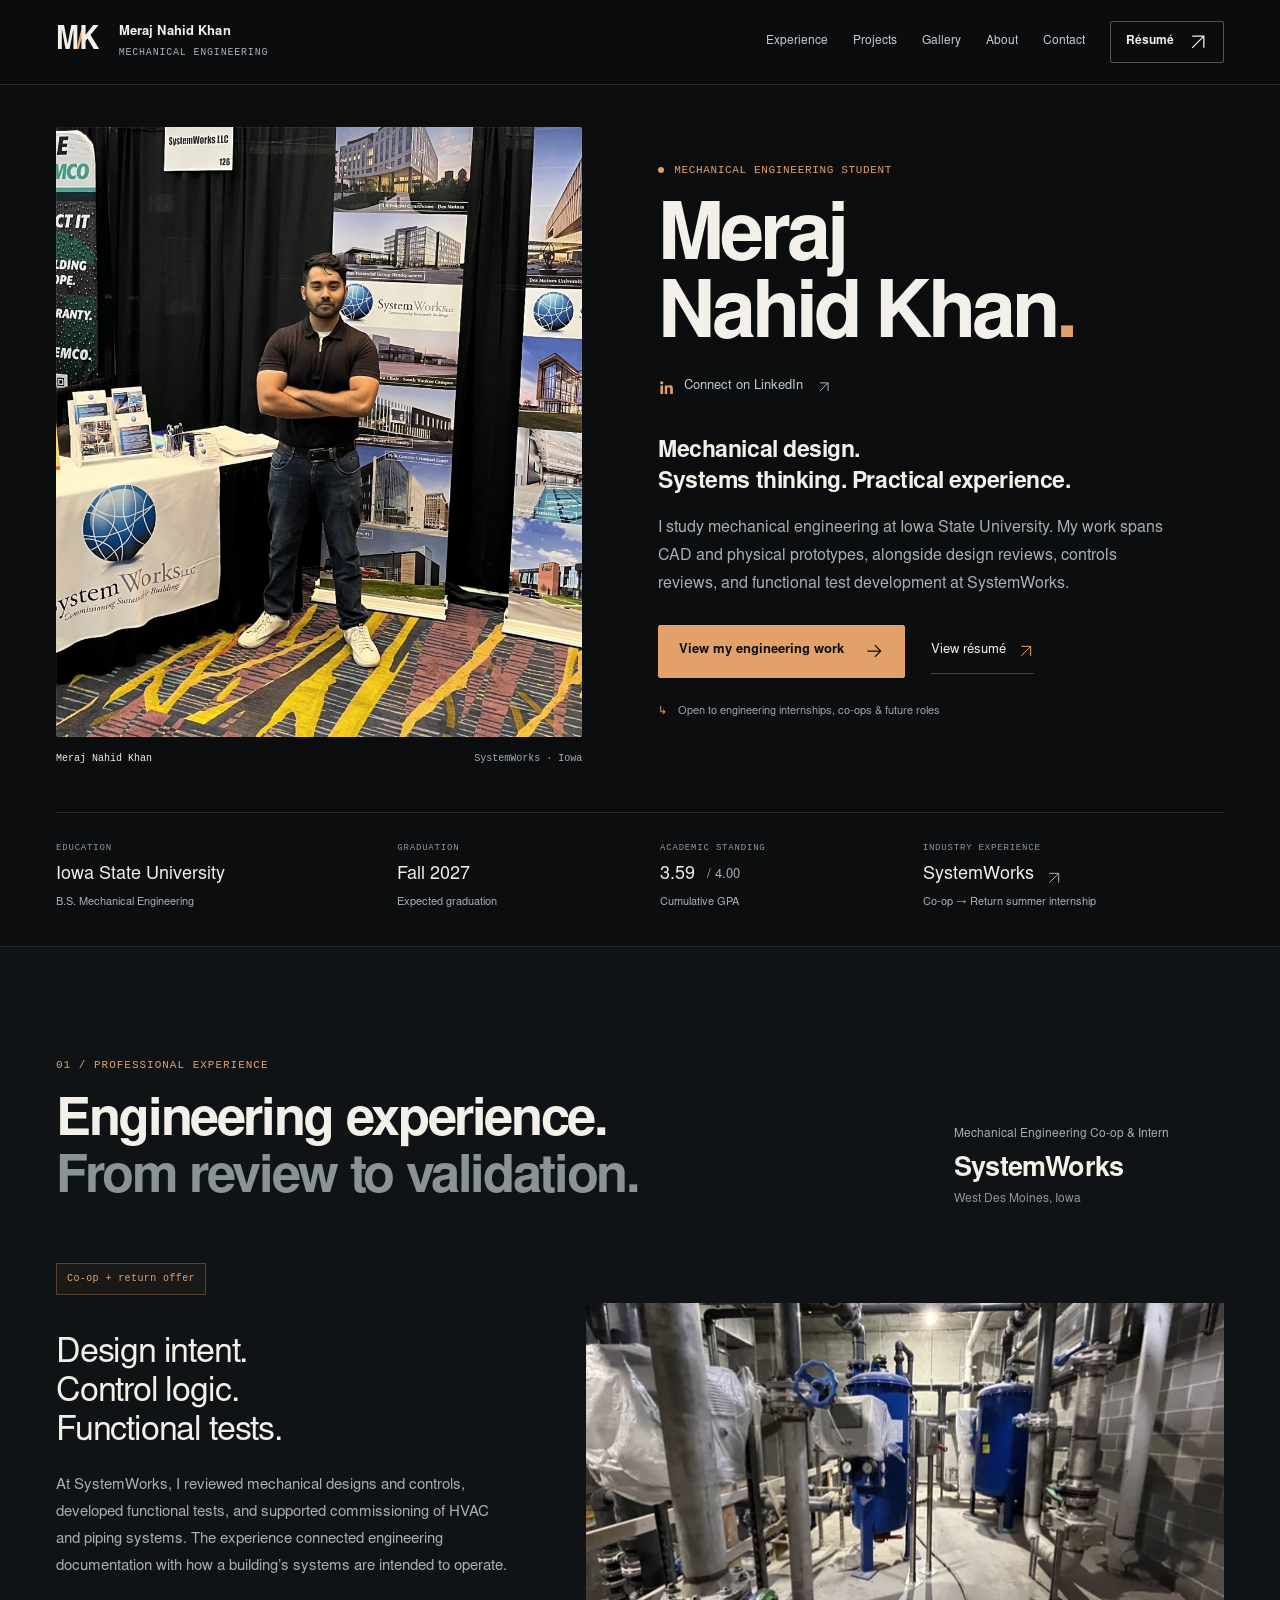
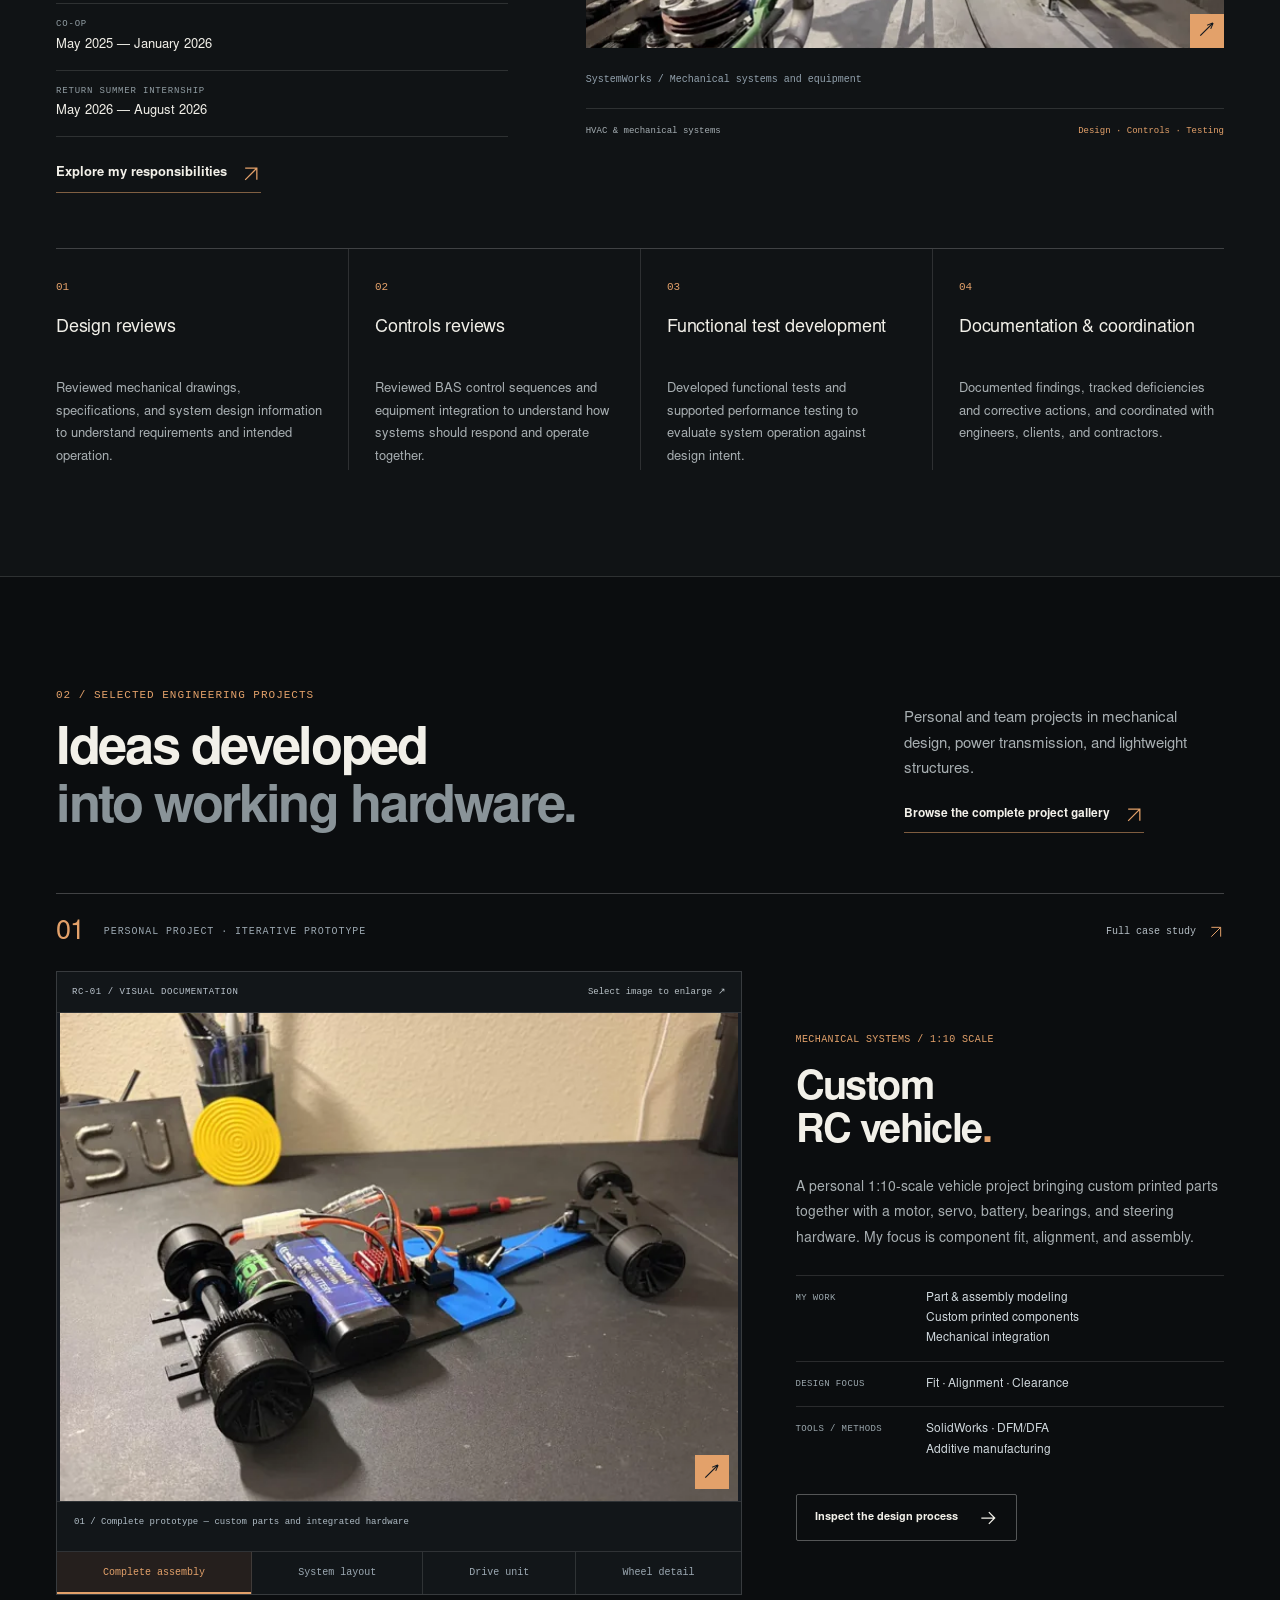
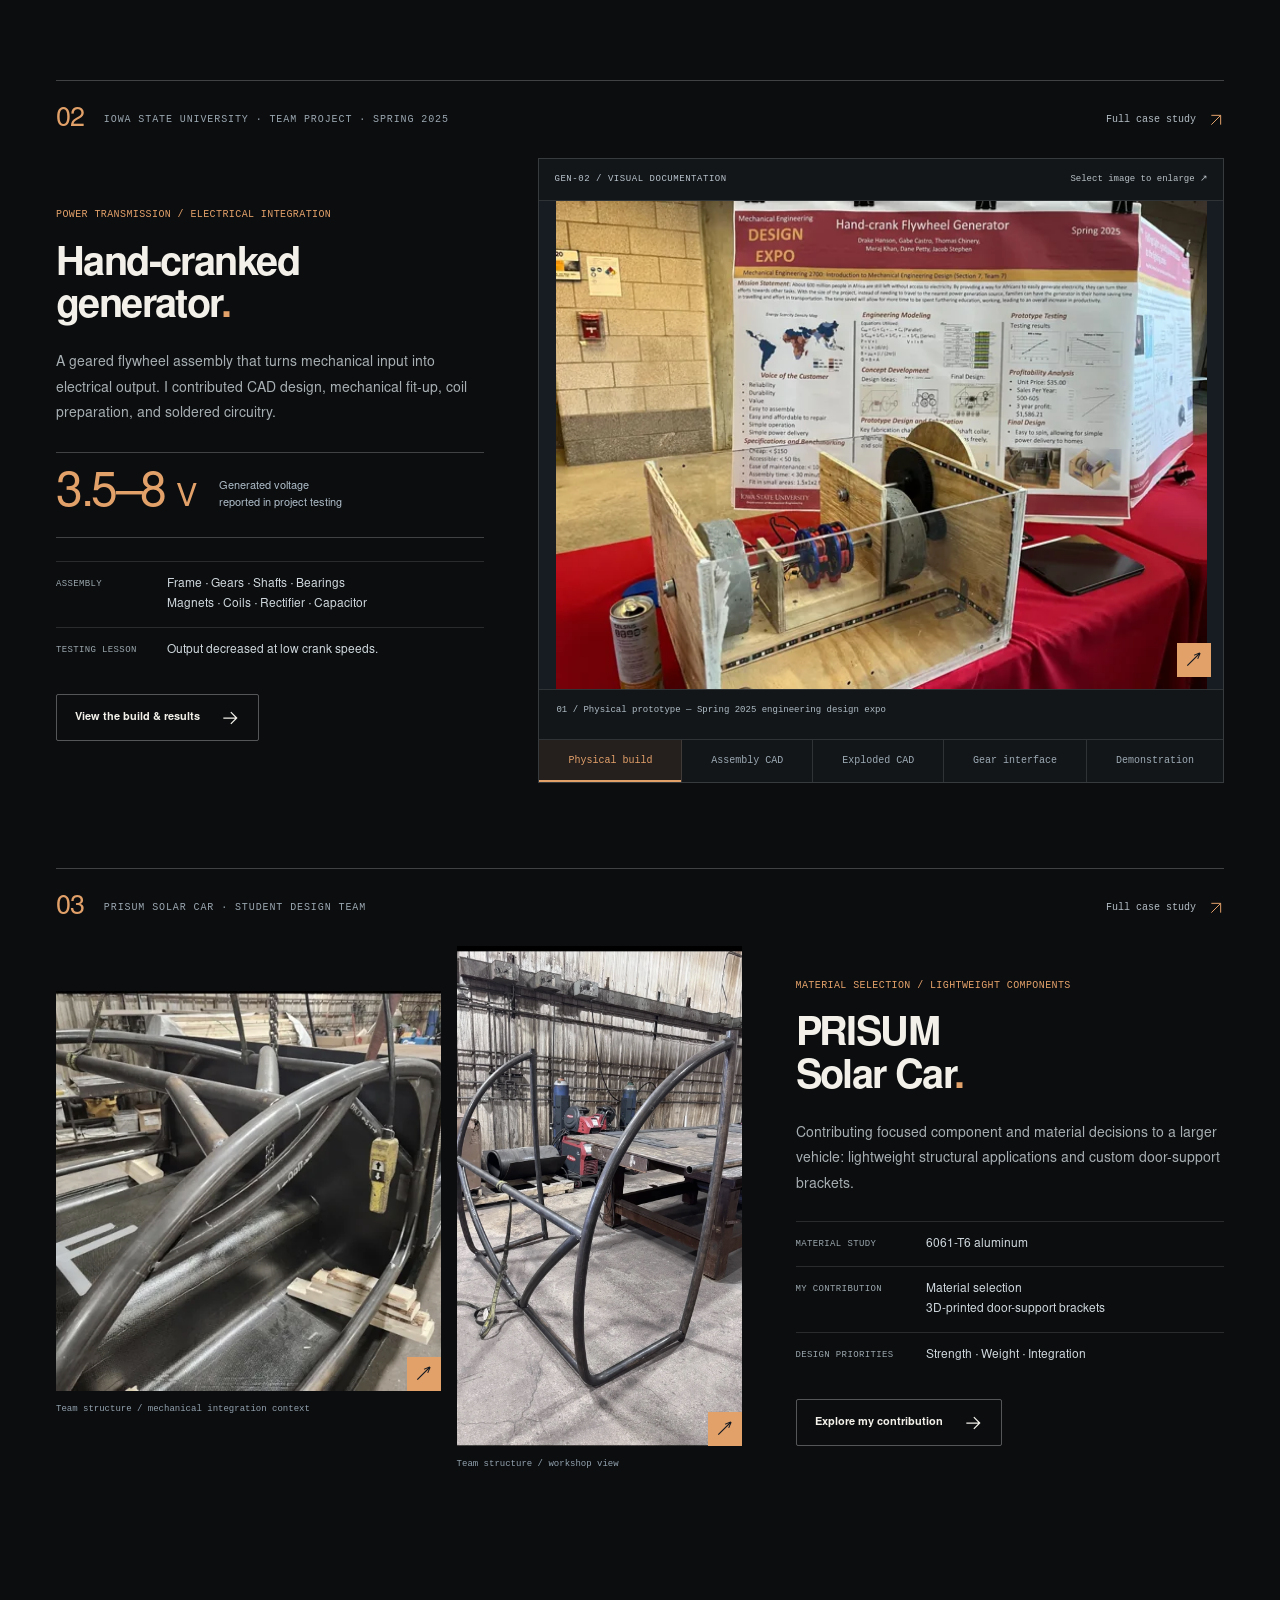
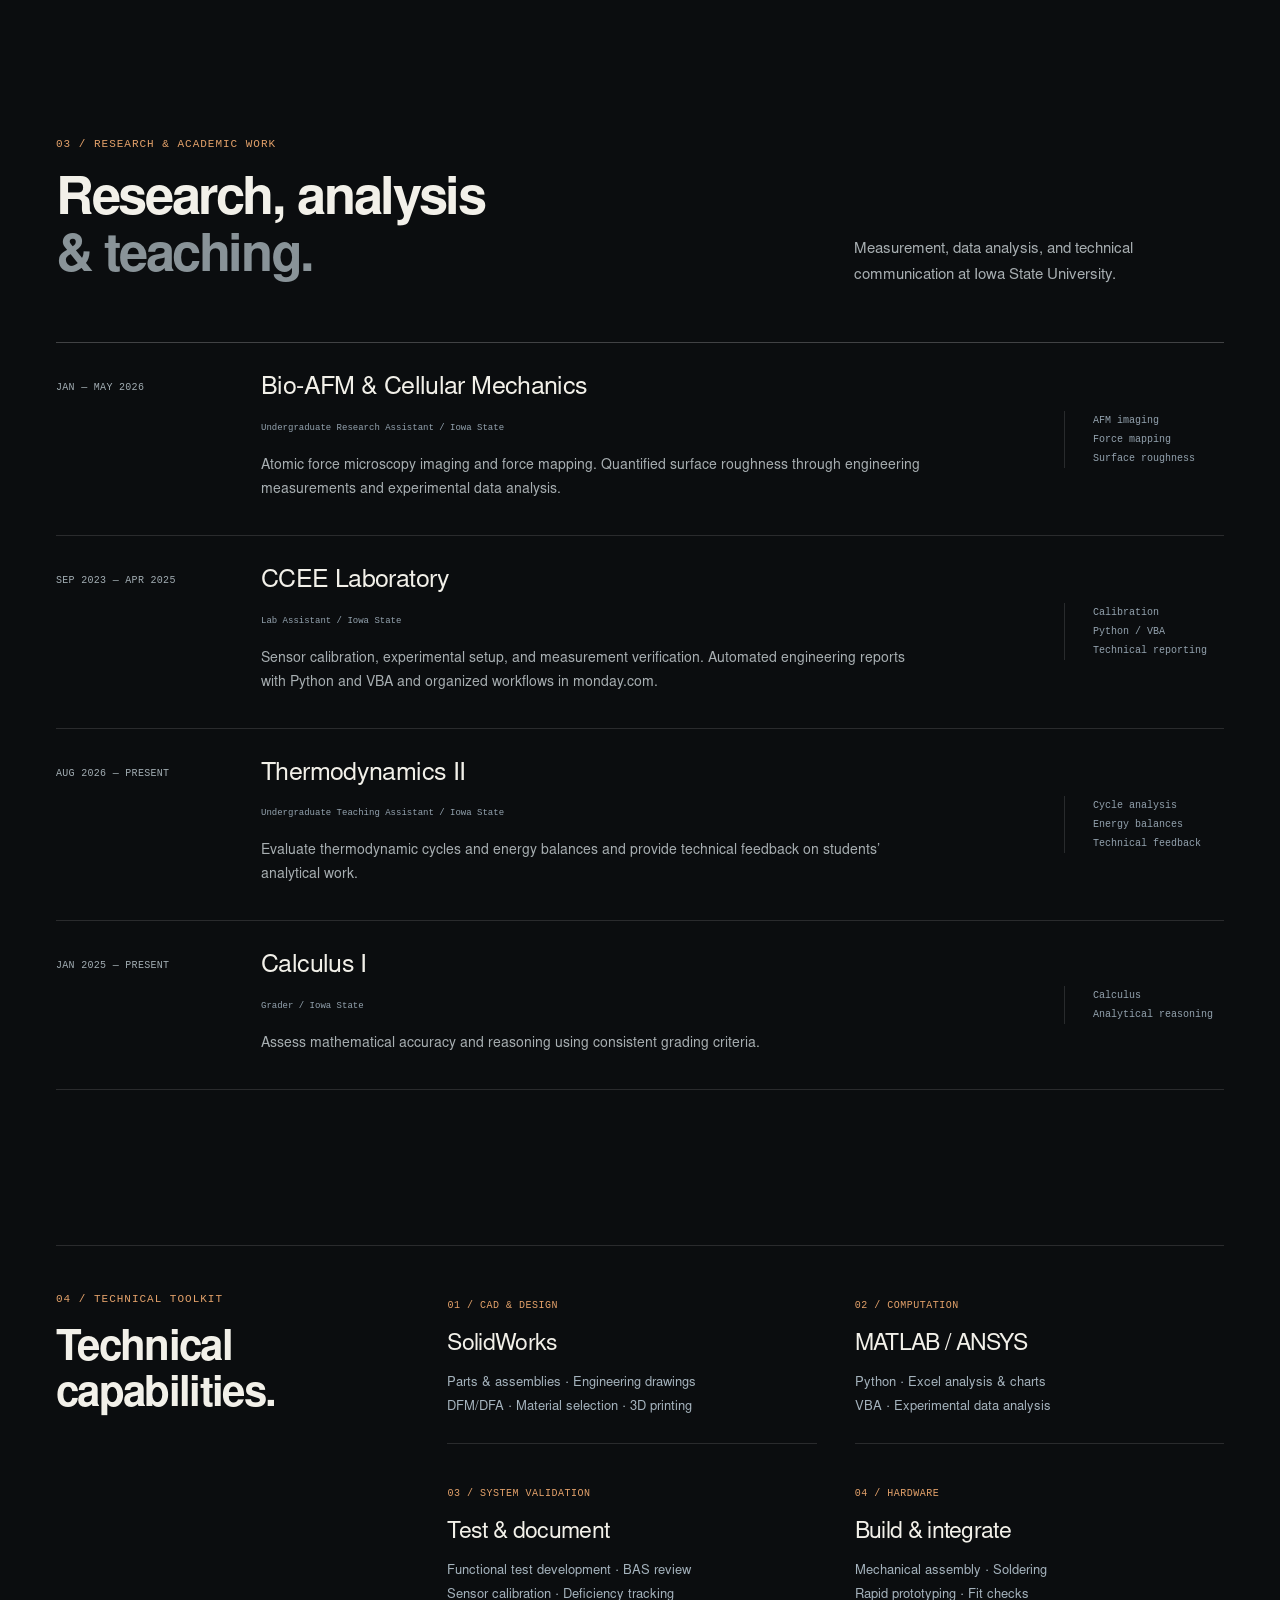
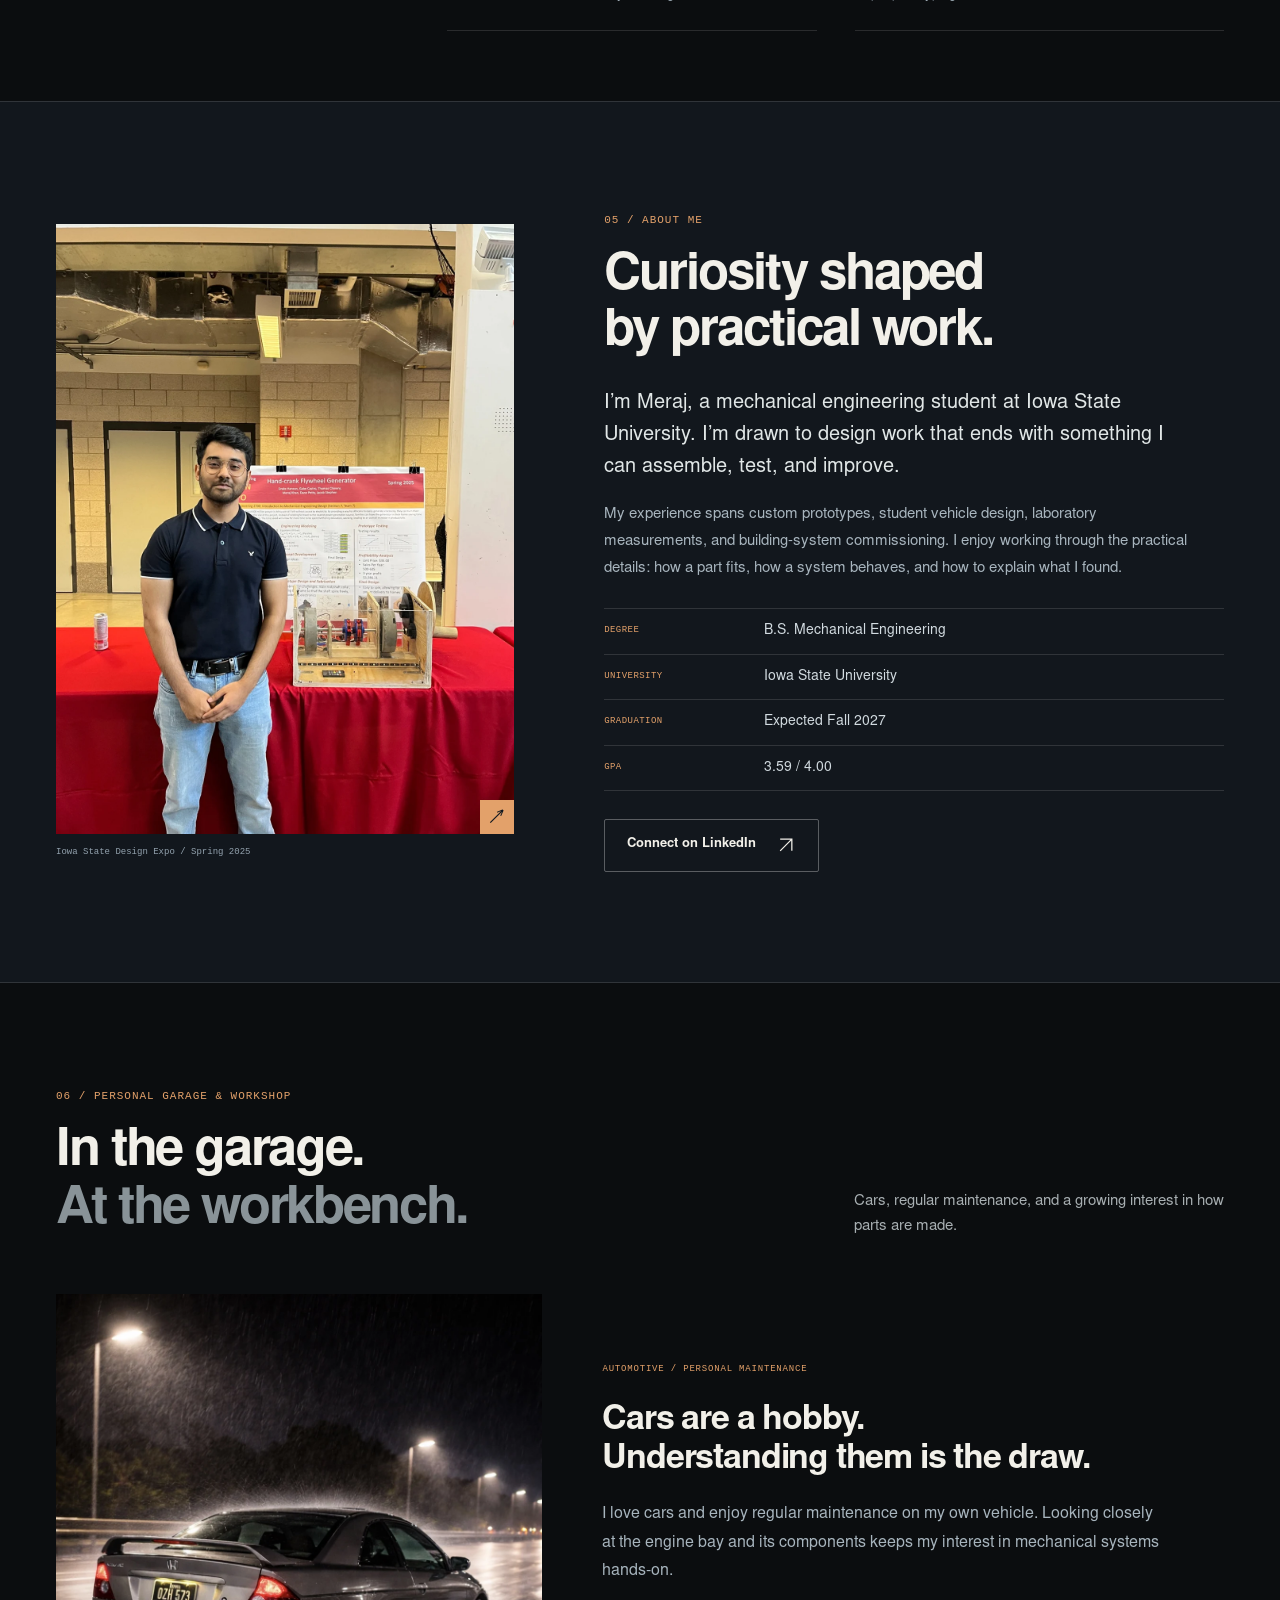
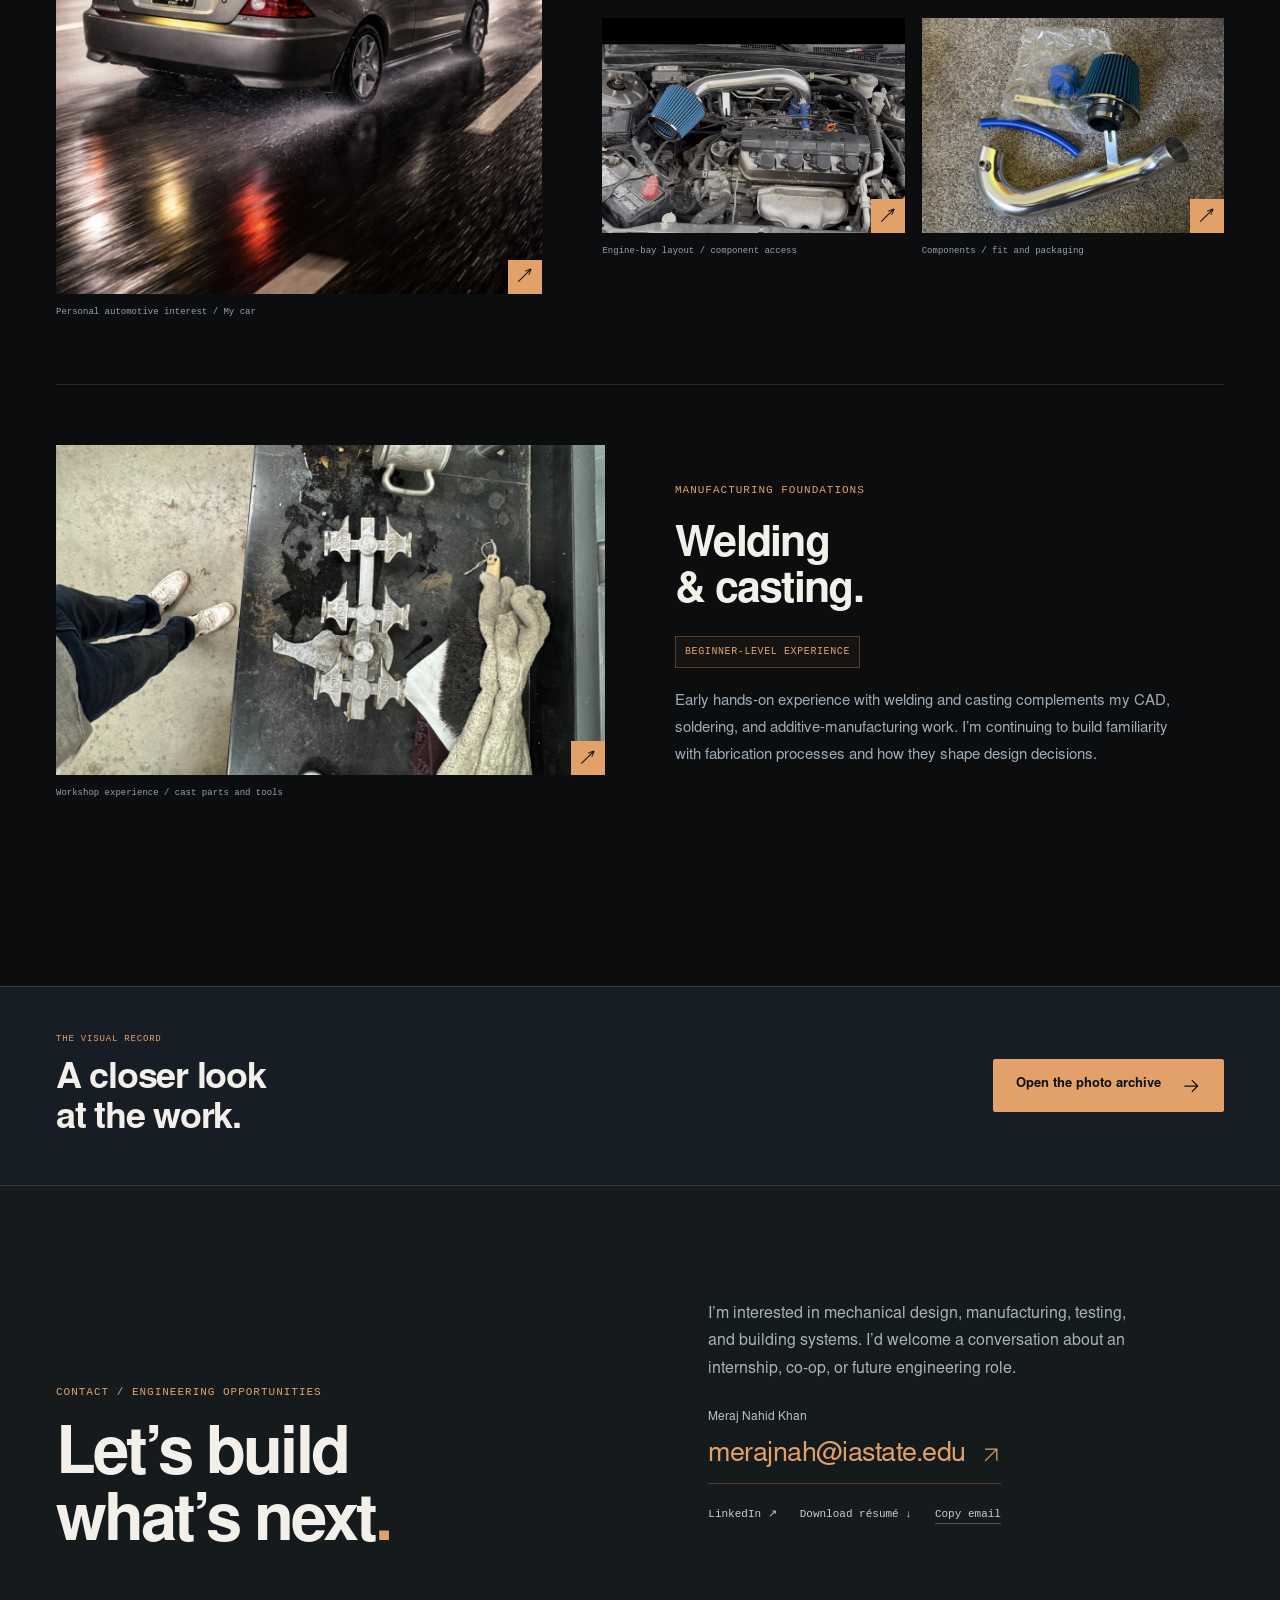
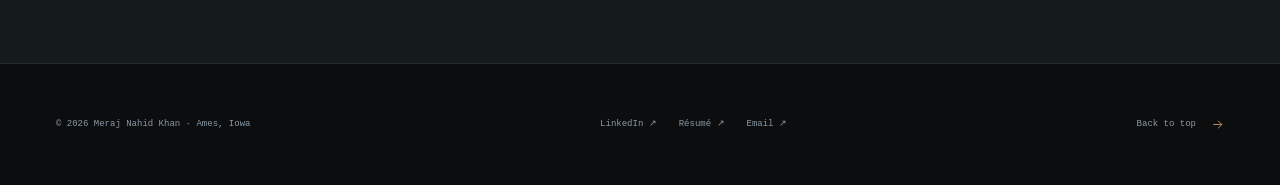
<file: new github portfolio/index.html>
<!doctype html>
<html lang="en"><head><meta charset="utf-8"><meta name="viewport" content="width=device-width, initial-scale=1"><meta name="theme-color" content="#090d12"><title>Meraj Nahid Khan | Mechanical Engineering Portfolio</title><meta name="description" content="Meraj Nahid Khan, Iowa State mechanical engineering student. SystemWorks design reviews, controls reviews and functional test development; CAD, prototyping and student vehicle projects."><meta property="og:type" content="website"><meta property="og:title" content="Meraj Nahid Khan | Mechanical Engineering Portfolio"><meta property="og:description" content="Meraj Nahid Khan, Iowa State mechanical engineering student. SystemWorks design reviews, controls reviews and functional test development; CAD, prototyping and student vehicle projects."><meta property="og:image:alt" content="Engineering work by Meraj Nahid Khan"><meta name="twitter:card" content="summary_large_image"><link rel="icon" href="assets/favicon.svg" type="image/svg+xml"><link rel="preload" href="assets/NimbusSans-Regular.otf" as="font" type="font/otf" crossorigin><link rel="stylesheet" href="engineering.css?v=3"><link rel="stylesheet" href="refined.css?v=3"><script src="app.js?v=3" defer></script><script type="application/ld+json">{"@context": "https://schema.org", "@type": "Person", "name": "Meraj Nahid Khan", "jobTitle": "Mechanical Engineering Student", "email": "merajnah@iastate.edu", "sameAs": ["https://www.linkedin.com/in/meraj-nahid-k-579793250"], "affiliation": {"@type": "CollegeOrUniversity", "name": "Iowa State University"}}</script></head><body id="top" data-page="index"><a class="skip-link" href="#main">Skip to content</a><div class="scroll-progress" aria-hidden="true"></div>
    <header class="site-header"><div class="container nav-inner"><a class="brand" href="index.html" aria-label="Meraj Nahid Khan — home"><span class="brand-mark" aria-hidden="true">M<span>/</span>K</span><span class="brand-name">Meraj Nahid Khan<small>Mechanical engineering</small></span></a>
    <button type="button" class="menu-toggle" aria-label="Open navigation" aria-controls="main-nav" aria-expanded="false"><svg viewBox="0 0 24 24" fill="none" stroke="currentColor" stroke-width="1.5" aria-hidden="true"><path d="M4 8h16M4 16h16"/></svg></button>
    <nav class="main-nav" id="main-nav" aria-label="Main navigation"><a href="index.html#experience">Experience</a><a href="index.html#projects">Projects</a><a href="archive.html">Gallery</a><a href="index.html#about">About</a><a href="index.html#contact">Contact</a><a class="button small secondary" href="assets/Meraj-Nahid-Khan-Resume.pdf" target="_blank" rel="noopener">Résumé <span class="arrow" aria-hidden="true"><svg viewBox="0 0 24 24" fill="none" stroke="currentColor" stroke-width="1.5"><path d="M5 19 19 5M5 5h14v14"/></svg></span></a></nav></div></header><main id="main">
<section class="profile-hero" aria-labelledby="intro-title">
  <div class="container profile-layout">
    <figure class="opening-portrait">
      <div class="opening-portrait-image"><img class="" src="assets/systemworks-portrait.webp" srcset="assets/systemworks-portrait-small.webp 480w, assets/systemworks-portrait.webp 1350w" sizes="(max-width: 760px) 92vw, 48vw" width="1350" height="1800" alt="Meraj Nahid Khan at the SystemWorks company display" loading="eager" decoding="async" fetchpriority="high"/></div>
      <figcaption><span>Meraj Nahid Khan</span><span>SystemWorks · Iowa</span></figcaption>
    </figure>
    <div class="profile-copy">
      <div class="eyebrow orange"><span class="status-dot" aria-hidden="true"></span> Mechanical engineering student</div>
      <h1 id="intro-title">Meraj<br>Nahid Khan<span>.</span></h1>
      <a class="name-link" href="https://www.linkedin.com/in/meraj-nahid-k-579793250" target="_blank" rel="noopener noreferrer"><svg viewBox="0 0 24 24" fill="currentColor" aria-hidden="true"><path d="M5.3 3a2.3 2.3 0 1 1 0 4.6 2.3 2.3 0 0 1 0-4.6ZM3.4 9h3.8v12H3.4V9Zm6.2 0h3.7v1.6c.6-1 1.7-1.9 3.5-1.9 3.8 0 4.2 2.4 4.2 5.4V21h-3.8v-6.1c0-1.5-.1-3.4-2.1-3.4s-2.2 1.6-2.2 3.3V21H9.6V9Z"/></svg><span>Connect on LinkedIn</span><span class="arrow" aria-hidden="true"><svg viewBox="0 0 24 24" fill="none" stroke="currentColor" stroke-width="1.5"><path d="M5 19 19 5M5 5h14v14"/></svg></span></a>
      <p class="profile-position">Mechanical design.<br>Systems thinking. Practical experience.</p>
      <p class="profile-description">I study mechanical engineering at Iowa State University. My work spans CAD and physical prototypes, alongside design reviews, controls reviews, and functional test development at SystemWorks.</p>
      <div class="profile-actions"><a class="button" href="#projects">View my engineering work <span class="arrow" aria-hidden="true"><svg viewBox="0 0 24 24" fill="none" stroke="currentColor" stroke-width="1.5"><path d="M4 12h16m-7-7 7 7-7 7"/></svg></span></a><a class="resume-link" href="assets/Meraj-Nahid-Khan-Resume.pdf" target="_blank" rel="noopener">View résumé <span class="arrow" aria-hidden="true"><svg viewBox="0 0 24 24" fill="none" stroke="currentColor" stroke-width="1.5"><path d="M5 19 19 5M5 5h14v14"/></svg></span></a></div>
      <div class="profile-availability"><span aria-hidden="true">↳</span> Open to engineering internships, co-ops &amp; future roles</div>
    </div>
  </div>
  <div class="container profile-credentials"><div><span class="eyebrow">Education</span><strong>Iowa State University</strong><span>B.S. Mechanical Engineering</span></div><div><span class="eyebrow">Graduation</span><strong>Fall 2027</strong><span>Expected graduation</span></div><div><span class="eyebrow">Academic standing</span><strong>3.59 <small>/ 4.00</small></strong><span>Cumulative GPA</span></div><a href="#experience"><span class="eyebrow">Industry experience</span><strong>SystemWorks <span class="arrow" aria-hidden="true"><svg viewBox="0 0 24 24" fill="none" stroke="currentColor" stroke-width="1.5"><path d="M5 19 19 5M5 5h14v14"/></svg></span></strong><span>Co-op → Return summer internship</span></a></div>
</section>

<section class="industry-section" id="experience"><div class="container">
  <div class="section-heading"><div><div class="eyebrow orange">01 / Professional experience</div><h2>Engineering experience.<br><span class="heading-muted">From review to validation.</span></h2></div><p>Mechanical Engineering Co-op &amp; Intern<br><strong class="company-wordmark">SystemWorks</strong><span class="company-location">West Des Moines, Iowa</span></p></div>
  <div class="industry-layout">
    <div class="industry-copy"><div class="return-label">Co-op + return offer</div><h3>Design intent.<br>Control logic.<br>Functional tests.</h3><p>At SystemWorks, I reviewed mechanical designs and controls, developed functional tests, and supported commissioning of HVAC and piping systems. The experience connected engineering documentation with how a building’s systems are intended to operate.</p><div class="industry-timeline"><div><span class="eyebrow">Co-op</span><strong>May 2025 — January 2026</strong></div><div><span class="eyebrow">Return summer internship</span><strong>May 2026 — August 2026</strong></div></div><a class="text-link" href="systemworks.html">Explore my responsibilities <span class="arrow" aria-hidden="true"><svg viewBox="0 0 24 24" fill="none" stroke="currentColor" stroke-width="1.5"><path d="M5 19 19 5M5 5h14v14"/></svg></span></a></div>
    <div class="industry-visual" data-gallery><figure class="gallery-figure wide"><button type="button" class="gallery-button" data-lightbox="assets/hvac-piping.webp" data-caption="SystemWorks / Mechanical systems and equipment" aria-label="Enlarge: SystemWorks / Mechanical systems and equipment"><img class="" src="assets/hvac-piping.webp" srcset="assets/hvac-piping-small.webp 640w, assets/hvac-piping.webp 1600w" sizes="(max-width: 800px) 92vw, 50vw" width="1600" height="1200" alt="Mechanical-room piping and equipment documented during Meraj’s SystemWorks experience" loading="lazy" decoding="async"/></button><figcaption>SystemWorks / Mechanical systems and equipment</figcaption></figure><div class="industry-image-note"><span>HVAC &amp; mechanical systems</span><span>Design · Controls · Testing</span></div></div>
  </div>
  <div class="responsibility-grid"><article><span class="responsibility-number">01</span><h4>Design reviews</h4><p>Reviewed mechanical drawings, specifications, and system design information to understand requirements and intended operation.</p></article><article><span class="responsibility-number">02</span><h4>Controls reviews</h4><p>Reviewed BAS control sequences and equipment integration to understand how systems should respond and operate together.</p></article><article><span class="responsibility-number">03</span><h4>Functional test development</h4><p>Developed functional tests and supported performance testing to evaluate system operation against design intent.</p></article><article><span class="responsibility-number">04</span><h4>Documentation &amp; coordination</h4><p>Documented findings, tracked deficiencies and corrective actions, and coordinated with engineers, clients, and contractors.</p></article></div>
</div></section>

<section class="projects-section" id="projects"><div class="container">
  <div class="section-heading"><div><div class="eyebrow orange">02 / Selected engineering projects</div><h2>Ideas developed<br><span class="heading-muted">into working hardware.</span></h2></div><div class="section-aside"><p>Personal and team projects in mechanical design, power transmission, and lightweight structures.</p><a class="text-link" href="archive.html">Browse the complete project gallery <span class="arrow" aria-hidden="true"><svg viewBox="0 0 24 24" fill="none" stroke="currentColor" stroke-width="1.5"><path d="M5 19 19 5M5 5h14v14"/></svg></span></a></div></div>
  <article class="project-feature" id="rc-project"><div class="project-feature-top"><span class="project-number">01</span><span class="eyebrow">Personal project · Iterative prototype</span><a class="project-jump" href="rc-car.html">Full case study <span class="arrow" aria-hidden="true"><svg viewBox="0 0 24 24" fill="none" stroke="currentColor" stroke-width="1.5"><path d="M5 19 19 5M5 5h14v14"/></svg></span></a></div><div class="project-feature-grid"><div class="feature-media"><div class="engineering-viewer" data-media-viewer data-gallery><div class="viewer-top"><span class="eyebrow">RC-01 / VISUAL DOCUMENTATION</span><span class="viewer-expand">Select image to enlarge ↗</span></div><div class="viewer-panels"><div class="media-panel" role="tabpanel" id="rc-01-panel-0" aria-labelledby="rc-01-tab-0"><figure class="gallery-figure "><button type="button" class="gallery-button" data-lightbox="assets/rc-overview.webp" data-caption="01 / Complete prototype — custom parts and integrated hardware" aria-label="Enlarge: 01 / Complete prototype — custom parts and integrated hardware"><img class="" src="assets/rc-overview.webp" srcset="assets/rc-overview-small.webp 640w, assets/rc-overview.webp 1096w" sizes="(max-width: 800px) 92vw, 50vw" width="1096" height="789" alt="Assembled RC car with printed chassis parts, motor, steering and electronics" loading="lazy" decoding="async"/></button><figcaption>01 / Complete prototype — custom parts and integrated hardware</figcaption></figure></div><div class="media-panel" role="tabpanel" id="rc-01-panel-1" aria-labelledby="rc-01-tab-1" hidden><figure class="gallery-figure "><button type="button" class="gallery-button" data-lightbox="assets/rc-layout.webp" data-caption="02 / Packaging — drive unit, battery, servo and steering layout" aria-label="Enlarge: 02 / Packaging — drive unit, battery, servo and steering layout"><img class="" src="assets/rc-layout.webp" srcset="assets/rc-layout-small.webp 640w, assets/rc-layout.webp 655w" sizes="(max-width: 800px) 92vw, 50vw" width="655" height="441" alt="Top view of the RC car and its component arrangement" loading="lazy" decoding="async"/></button><figcaption>02 / Packaging — drive unit, battery, servo and steering layout</figcaption></figure></div><div class="media-panel" role="tabpanel" id="rc-01-panel-2" aria-labelledby="rc-01-tab-2" hidden><figure class="gallery-figure "><button type="button" class="gallery-button" data-lightbox="assets/rc-drivetrain.webp" data-caption="03 / Drive interface — motor, gears and wheel integration" aria-label="Enlarge: 03 / Drive interface — motor, gears and wheel integration"><img class="" src="assets/rc-drivetrain.webp" srcset="assets/rc-drivetrain-small.webp 640w, assets/rc-drivetrain.webp 655w" sizes="(max-width: 800px) 92vw, 50vw" width="655" height="441" alt="Close view of motor and drive gears" loading="lazy" decoding="async"/></button><figcaption>03 / Drive interface — motor, gears and wheel integration</figcaption></figure></div><div class="media-panel" role="tabpanel" id="rc-01-panel-3" aria-labelledby="rc-01-tab-3" hidden><figure class="gallery-figure "><button type="button" class="gallery-button" data-lightbox="assets/rc-wheel.webp" data-caption="04 / Fabrication detail — printed wheel and mounting interface" aria-label="Enlarge: 04 / Fabrication detail — printed wheel and mounting interface"><img class="" src="assets/rc-wheel.webp" srcset="assets/rc-wheel-small.webp 640w, assets/rc-wheel.webp 655w" sizes="(max-width: 800px) 92vw, 50vw" width="655" height="441" alt="Printed RC wheel and chassis interface" loading="lazy" decoding="async"/></button><figcaption>04 / Fabrication detail — printed wheel and mounting interface</figcaption></figure></div></div><div class="viewer-tabs" role="tablist" aria-label="rc-01 project views"><button type="button" role="tab" id="rc-01-tab-0" aria-controls="rc-01-panel-0" aria-selected="true" tabindex="0" data-media-tab>Complete assembly</button><button type="button" role="tab" id="rc-01-tab-1" aria-controls="rc-01-panel-1" aria-selected="false" tabindex="-1" data-media-tab>System layout</button><button type="button" role="tab" id="rc-01-tab-2" aria-controls="rc-01-panel-2" aria-selected="false" tabindex="-1" data-media-tab>Drive unit</button><button type="button" role="tab" id="rc-01-tab-3" aria-controls="rc-01-panel-3" aria-selected="false" tabindex="-1" data-media-tab>Wheel detail</button></div></div></div><div class="feature-copy"><span class="eyebrow orange">Mechanical systems / 1:10 scale</span><h3>Custom<br>RC vehicle<span class="project-dot">.</span></h3><p>A personal 1:10-scale vehicle project bringing custom printed parts together with a motor, servo, battery, bearings, and steering hardware. My focus is component fit, alignment, and assembly.</p><dl class="technical-facts"><div><dt>My work</dt><dd>Part &amp; assembly modeling<br>Custom printed components<br>Mechanical integration</dd></div><div><dt>Design focus</dt><dd>Fit · Alignment · Clearance</dd></div><div><dt>Tools / methods</dt><dd>SolidWorks · DFM/DFA<br>Additive manufacturing</dd></div></dl><a class="button secondary" href="rc-car.html">Inspect the design process <span class="arrow" aria-hidden="true"><svg viewBox="0 0 24 24" fill="none" stroke="currentColor" stroke-width="1.5"><path d="M4 12h16m-7-7 7 7-7 7"/></svg></span></a></div></div></article>
  <article class="project-feature" id="generator-project"><div class="project-feature-top"><span class="project-number">02</span><span class="eyebrow">Iowa State University · Team project · Spring 2025</span><a class="project-jump" href="flywheel.html">Full case study <span class="arrow" aria-hidden="true"><svg viewBox="0 0 24 24" fill="none" stroke="currentColor" stroke-width="1.5"><path d="M5 19 19 5M5 5h14v14"/></svg></span></a></div><div class="project-feature-grid reverse"><div class="feature-media"><div class="engineering-viewer" data-media-viewer data-gallery><div class="viewer-top"><span class="eyebrow">GEN-02 / VISUAL DOCUMENTATION</span><span class="viewer-expand">Select image to enlarge ↗</span></div><div class="viewer-panels"><div class="media-panel" role="tabpanel" id="gen-02-panel-0" aria-labelledby="gen-02-tab-0"><figure class="gallery-figure "><button type="button" class="gallery-button" data-lightbox="assets/flywheel-expo.webp" data-caption="01 / Physical prototype — Spring 2025 engineering design expo" aria-label="Enlarge: 01 / Physical prototype — Spring 2025 engineering design expo"><img class="" src="assets/flywheel-expo.webp" srcset="assets/flywheel-expo-small.webp 640w, assets/flywheel-expo.webp 1600w" sizes="(max-width: 800px) 92vw, 50vw" width="1600" height="1200" alt="Generator displayed at the Spring 2025 Iowa State design expo" loading="lazy" decoding="async"/></button><figcaption>01 / Physical prototype — Spring 2025 engineering design expo</figcaption></figure></div><div class="media-panel" role="tabpanel" id="gen-02-panel-1" aria-labelledby="gen-02-tab-1" hidden><figure class="gallery-figure contain"><button type="button" class="gallery-button" data-lightbox="assets/flywheel-cad.webp" data-caption="02 / SolidWorks — frame, shafts, gears and rotating assembly" aria-label="Enlarge: 02 / SolidWorks — frame, shafts, gears and rotating assembly"><img class="" src="assets/flywheel-cad.webp" srcset="assets/flywheel-cad-small.webp 640w, assets/flywheel-cad.webp 1083w" sizes="(max-width: 800px) 92vw, 50vw" width="1083" height="607" alt="SolidWorks render of the generator assembly" loading="lazy" decoding="async"/></button><figcaption>02 / SolidWorks — frame, shafts, gears and rotating assembly</figcaption></figure></div><div class="media-panel" role="tabpanel" id="gen-02-panel-2" aria-labelledby="gen-02-tab-2" hidden><figure class="gallery-figure contain"><button type="button" class="gallery-button" data-lightbox="assets/flywheel-exploded.webp" data-caption="03 / Exploded assembly — component relationships and fit-up" aria-label="Enlarge: 03 / Exploded assembly — component relationships and fit-up"><img class="" src="assets/flywheel-exploded.webp" srcset="assets/flywheel-exploded-small.webp 640w, assets/flywheel-exploded.webp 648w" sizes="(max-width: 800px) 92vw, 50vw" width="648" height="432" alt="Exploded view of generator components" loading="lazy" decoding="async"/></button><figcaption>03 / Exploded assembly — component relationships and fit-up</figcaption></figure></div><div class="media-panel" role="tabpanel" id="gen-02-panel-3" aria-labelledby="gen-02-tab-3" hidden><figure class="gallery-figure "><button type="button" class="gallery-button" data-lightbox="assets/flywheel-gears.webp" data-caption="04 / Transmission detail — gear mesh and shaft arrangement" aria-label="Enlarge: 04 / Transmission detail — gear mesh and shaft arrangement"><img class="" src="assets/flywheel-gears.webp" srcset="assets/flywheel-gears-small.webp 640w, assets/flywheel-gears.webp 648w" sizes="(max-width: 800px) 92vw, 50vw" width="648" height="432" alt="SolidWorks detail of meshing transmission gears" loading="lazy" decoding="async"/></button><figcaption>04 / Transmission detail — gear mesh and shaft arrangement</figcaption></figure></div><div class="media-panel" role="tabpanel" id="gen-02-panel-4" aria-labelledby="gen-02-tab-4" hidden><figure class="gallery-figure "><button type="button" class="gallery-button" data-lightbox="assets/flywheel-powered.webp" data-caption="05 / Prototype demonstration — illuminated assembly" aria-label="Enlarge: 05 / Prototype demonstration — illuminated assembly"><img class="" src="assets/flywheel-powered.webp" srcset="assets/flywheel-powered-small.webp 640w, assets/flywheel-powered.webp 648w" sizes="(max-width: 800px) 92vw, 50vw" width="648" height="432" alt="Illuminated generator prototype during a demonstration" loading="lazy" decoding="async"/></button><figcaption>05 / Prototype demonstration — illuminated assembly</figcaption></figure></div></div><div class="viewer-tabs" role="tablist" aria-label="gen-02 project views"><button type="button" role="tab" id="gen-02-tab-0" aria-controls="gen-02-panel-0" aria-selected="true" tabindex="0" data-media-tab>Physical build</button><button type="button" role="tab" id="gen-02-tab-1" aria-controls="gen-02-panel-1" aria-selected="false" tabindex="-1" data-media-tab>Assembly CAD</button><button type="button" role="tab" id="gen-02-tab-2" aria-controls="gen-02-panel-2" aria-selected="false" tabindex="-1" data-media-tab>Exploded CAD</button><button type="button" role="tab" id="gen-02-tab-3" aria-controls="gen-02-panel-3" aria-selected="false" tabindex="-1" data-media-tab>Gear interface</button><button type="button" role="tab" id="gen-02-tab-4" aria-controls="gen-02-panel-4" aria-selected="false" tabindex="-1" data-media-tab>Demonstration</button></div></div></div><div class="feature-copy"><span class="eyebrow orange">Power transmission / Electrical integration</span><h3>Hand-cranked<br>generator<span class="project-dot">.</span></h3><p>A geared flywheel assembly that turns mechanical input into electrical output. I contributed CAD design, mechanical fit-up, coil preparation, and soldered circuitry.</p><div class="measured-result"><span>3.5–8 <small>V</small></span><div>Generated voltage<br>reported in project testing</div></div><dl class="technical-facts compact"><div><dt>Assembly</dt><dd>Frame · Gears · Shafts · Bearings<br>Magnets · Coils · Rectifier · Capacitor</dd></div><div><dt>Testing lesson</dt><dd>Output decreased at low crank speeds.</dd></div></dl><a class="button secondary" href="flywheel.html">View the build &amp; results <span class="arrow" aria-hidden="true"><svg viewBox="0 0 24 24" fill="none" stroke="currentColor" stroke-width="1.5"><path d="M4 12h16m-7-7 7 7-7 7"/></svg></span></a></div></div></article>
  <article class="project-feature prisum-feature" id="prisum-project"><div class="project-feature-top"><span class="project-number">03</span><span class="eyebrow">PRISUM Solar Car · Student design team</span><a class="project-jump" href="prisum.html">Full case study <span class="arrow" aria-hidden="true"><svg viewBox="0 0 24 24" fill="none" stroke="currentColor" stroke-width="1.5"><path d="M5 19 19 5M5 5h14v14"/></svg></span></a></div><div class="project-feature-grid"><div class="prisum-mosaic" data-gallery><figure class="gallery-figure "><button type="button" class="gallery-button" data-lightbox="assets/prisum-detail.webp" data-caption="Team structure / mechanical integration context" aria-label="Enlarge: Team structure / mechanical integration context"><img class="" src="assets/prisum-detail.webp" srcset="assets/prisum-detail-small.webp 640w, assets/prisum-detail.webp 1260w" sizes="(max-width: 800px) 92vw, 50vw" width="1260" height="941" alt="PRISUM solar car team structure showing tubular frame and component interfaces" loading="lazy" decoding="async"/></button><figcaption>Team structure / mechanical integration context</figcaption></figure><figure class="gallery-figure portrait"><button type="button" class="gallery-button" data-lightbox="assets/prisum-frame.webp" data-caption="Team structure / workshop view" aria-label="Enlarge: Team structure / workshop view"><img class="" src="assets/prisum-frame.webp" srcset="assets/prisum-frame-small.webp 474w, assets/prisum-frame.webp 1186w" sizes="(max-width: 800px) 92vw, 50vw" width="1186" height="1600" alt="PRISUM frame structure in the workshop" loading="lazy" decoding="async"/></button><figcaption>Team structure / workshop view</figcaption></figure></div><div class="feature-copy"><span class="eyebrow orange">Material selection / Lightweight components</span><h3>PRISUM<br>Solar Car<span class="project-dot">.</span></h3><p>Contributing focused component and material decisions to a larger vehicle: lightweight structural applications and custom door-support brackets.</p><dl class="technical-facts"><div><dt>Material study</dt><dd>6061-T6 aluminum</dd></div><div><dt>My contribution</dt><dd>Material selection<br>3D-printed door-support brackets</dd></div><div><dt>Design priorities</dt><dd>Strength · Weight · Integration</dd></div></dl><a class="button secondary" href="prisum.html">Explore my contribution <span class="arrow" aria-hidden="true"><svg viewBox="0 0 24 24" fill="none" stroke="currentColor" stroke-width="1.5"><path d="M4 12h16m-7-7 7 7-7 7"/></svg></span></a></div></div></article>
</div></section>

<section class="research-section"><div class="container"><div class="section-heading small-heading"><div><div class="eyebrow orange">03 / Research &amp; academic work</div><h2>Research, analysis<br><span class="heading-muted">&amp; teaching.</span></h2></div><p>Measurement, data analysis, and technical communication at Iowa State University.</p></div><div class="research-list"><article><div class="research-date">JAN — MAY 2026</div><div><h3>Bio-AFM &amp; Cellular Mechanics</h3><span>Undergraduate Research Assistant / Iowa State</span><p>Atomic force microscopy imaging and force mapping. Quantified surface roughness through engineering measurements and experimental data analysis.</p></div><div class="research-tools">AFM imaging<br>Force mapping<br>Surface roughness</div></article><article><div class="research-date">SEP 2023 — APR 2025</div><div><h3>CCEE Laboratory</h3><span>Lab Assistant / Iowa State</span><p>Sensor calibration, experimental setup, and measurement verification. Automated engineering reports with Python and VBA and organized workflows in monday.com.</p></div><div class="research-tools">Calibration<br>Python / VBA<br>Technical reporting</div></article><article><div class="research-date">AUG 2026 — PRESENT</div><div><h3>Thermodynamics II</h3><span>Undergraduate Teaching Assistant / Iowa State</span><p>Evaluate thermodynamic cycles and energy balances and provide technical feedback on students’ analytical work.</p></div><div class="research-tools">Cycle analysis<br>Energy balances<br>Technical feedback</div></article><article><div class="research-date">JAN 2025 — PRESENT</div><div><h3>Calculus I</h3><span>Grader / Iowa State</span><p>Assess mathematical accuracy and reasoning using consistent grading criteria.</p></div><div class="research-tools">Calculus<br>Analytical reasoning</div></article></div></div></section>

<section class="toolkit-section" id="capabilities"><div class="container"><div class="toolkit-intro"><div class="eyebrow orange">04 / Technical toolkit</div><h2>Technical<br>capabilities.</h2></div><div class="toolkit-matrix"><div><span>01 / CAD &amp; DESIGN</span><h3>SolidWorks</h3><p>Parts &amp; assemblies · Engineering drawings<br>DFM/DFA · Material selection · 3D printing</p></div><div><span>02 / COMPUTATION</span><h3>MATLAB / ANSYS</h3><p>Python · Excel analysis &amp; charts<br>VBA · Experimental data analysis</p></div><div><span>03 / SYSTEM VALIDATION</span><h3>Test &amp; document</h3><p>Functional test development · BAS review<br>Sensor calibration · Deficiency tracking</p></div><div><span>04 / HARDWARE</span><h3>Build &amp; integrate</h3><p>Mechanical assembly · Soldering<br>Rapid prototyping · Fit checks</p></div></div></div></section>

<section class="about-section" id="about"><div class="container about-layout"><div class="about-visual" data-gallery><figure class="gallery-figure "><button type="button" class="gallery-button" data-lightbox="assets/portrait.webp" data-caption="Iowa State Design Expo / Spring 2025" aria-label="Enlarge: Iowa State Design Expo / Spring 2025"><img class="" src="assets/portrait.webp" srcset="assets/portrait-small.webp 480w, assets/portrait.webp 1200w" sizes="(max-width: 800px) 92vw, 50vw" width="1200" height="1600" alt="Meraj Nahid Khan with the team’s generator at the Iowa State design expo" loading="lazy" decoding="async"/></button><figcaption>Iowa State Design Expo / Spring 2025</figcaption></figure></div><div class="about-text"><div class="eyebrow orange">05 / About me</div><h2>Curiosity shaped<br>by practical work.</h2><p class="about-lead">I’m Meraj, a mechanical engineering student at Iowa State University. I’m drawn to design work that ends with something I can assemble, test, and improve.</p><p>My experience spans custom prototypes, student vehicle design, laboratory measurements, and building-system commissioning. I enjoy working through the practical details: how a part fits, how a system behaves, and how to explain what I found.</p><dl class="profile-data"><div><dt>Degree</dt><dd>B.S. Mechanical Engineering</dd></div><div><dt>University</dt><dd>Iowa State University</dd></div><div><dt>Graduation</dt><dd>Expected Fall 2027</dd></div><div><dt>GPA</dt><dd>3.59 / 4.00</dd></div></dl><div class="actions"><a class="button secondary" href="https://www.linkedin.com/in/meraj-nahid-k-579793250" target="_blank" rel="noopener noreferrer">Connect on LinkedIn <span class="arrow" aria-hidden="true"><svg viewBox="0 0 24 24" fill="none" stroke="currentColor" stroke-width="1.5"><path d="M5 19 19 5M5 5h14v14"/></svg></span></a></div></div></div></section>

<section class="garage-section" id="garage"><div class="container"><div class="section-heading"><div><div class="eyebrow orange">06 / Personal garage &amp; workshop</div><h2>In the garage.<br><span class="heading-muted">At the workbench.</span></h2></div><p>Cars, regular maintenance, and a growing interest in how parts are made.</p></div><div class="garage-grid"><div class="car-photo" data-gallery><figure class="gallery-figure portrait"><button type="button" class="gallery-button" data-lightbox="assets/car.webp" data-caption="Personal automotive interest / My car" aria-label="Enlarge: Personal automotive interest / My car"><img class="" src="assets/car.webp" srcset="assets/car-small.webp 409w, assets/car.webp 1023w" sizes="(max-width: 800px) 92vw, 50vw" width="1023" height="1600" alt="Meraj’s personal car photographed on a wet street at night" loading="lazy" decoding="async"/></button><figcaption>Personal automotive interest / My car</figcaption></figure></div><div class="garage-story"><span class="eyebrow orange">Automotive / Personal maintenance</span><h3>Cars are a hobby.<br>Understanding them is the draw.</h3><p>I love cars and enjoy regular maintenance on my own vehicle. Looking closely at the engine bay and its components keeps my interest in mechanical systems hands-on.</p><div class="engine-pair" data-gallery><figure class="gallery-figure "><button type="button" class="gallery-button" data-lightbox="assets/car-engine.webp" data-caption="Engine-bay layout / component access" aria-label="Enlarge: Engine-bay layout / component access"><img class="" src="assets/car-engine.webp" srcset="assets/car-engine-small.webp 640w, assets/car-engine.webp 1260w" sizes="(max-width: 800px) 92vw, 50vw" width="1260" height="778" alt="Engine bay of Meraj’s personal vehicle" loading="lazy" decoding="async"/></button><figcaption>Engine-bay layout / component access</figcaption></figure><figure class="gallery-figure "><button type="button" class="gallery-button" data-lightbox="assets/car-components.webp" data-caption="Components / fit and packaging" aria-label="Enlarge: Components / fit and packaging"><img class="" src="assets/car-components.webp" srcset="assets/car-components-small.webp 640w, assets/car-components.webp 1600w" sizes="(max-width: 800px) 92vw, 50vw" width="1600" height="1200" alt="Intake components laid out before assembly" loading="lazy" decoding="async"/></button><figcaption>Components / fit and packaging</figcaption></figure></div></div></div><div class="shop-layout"><div data-gallery><figure class="gallery-figure "><button type="button" class="gallery-button" data-lightbox="assets/casting.webp" data-caption="Workshop experience / cast parts and tools" aria-label="Enlarge: Workshop experience / cast parts and tools"><img class="" src="assets/casting.webp" srcset="assets/casting-small.webp 480w, assets/casting.webp 1200w" sizes="(max-width: 800px) 92vw, 50vw" width="1200" height="1600" alt="Cast metal parts and workshop tools on a bench" loading="lazy" decoding="async"/></button><figcaption>Workshop experience / cast parts and tools</figcaption></figure></div><div class="shop-copy"><span class="eyebrow orange">Manufacturing foundations</span><h3>Welding<br>&amp; casting.</h3><span class="beginner-label">BEGINNER-LEVEL EXPERIENCE</span><p>Early hands-on experience with welding and casting complements my CAD, soldering, and additive-manufacturing work. I’m continuing to build familiarity with fabrication processes and how they shape design decisions.</p></div></div></div></section>

<section class="archive-banner"><div class="container"><div><div class="eyebrow orange">The visual record</div><h2>A closer look<br>at the work.</h2></div><a class="button" href="archive.html">Open the photo archive <span class="arrow" aria-hidden="true"><svg viewBox="0 0 24 24" fill="none" stroke="currentColor" stroke-width="1.5"><path d="M4 12h16m-7-7 7 7-7 7"/></svg></span></a></div></section>
<section class="contact" id="contact"><div class="container contact-grid"><div><div class="eyebrow orange">Contact / Engineering opportunities</div><h2>Let’s build<br>what’s next<span>.</span></h2></div><div class="contact-details"><p>I’m interested in mechanical design, manufacturing, testing, and building systems. I’d welcome a conversation about an internship, co-op, or future engineering role.</p><div class="contact-name">Meraj Nahid Khan</div><a class="contact-email" href="mailto:merajnah@iastate.edu?subject=Engineering%20opportunity">merajnah@iastate.edu <span class="arrow" aria-hidden="true"><svg viewBox="0 0 24 24" fill="none" stroke="currentColor" stroke-width="1.5"><path d="M5 19 19 5M5 5h14v14"/></svg></span></a><div class="contact-links"><a href="https://www.linkedin.com/in/meraj-nahid-k-579793250" target="_blank" rel="noopener noreferrer">LinkedIn ↗</a><a href="assets/Meraj-Nahid-Khan-Resume.pdf" download="Meraj-Nahid-Khan-Resume.pdf">Download résumé ↓</a><button class="copy-email" data-copy-email type="button">Copy email</button></div><div class="copy-status" role="status" aria-live="polite"></div></div></div></section>
</main><dialog class="lightbox" aria-label="Project photograph viewer" aria-describedby="lightbox-caption">
    <span class="lightbox-count" aria-live="polite"></span><button class="lightbox-close" aria-label="Close photograph" type="button">×</button>
    <div class="lightbox-layout"><img class="lightbox-image" alt=""/><p class="lightbox-caption" id="lightbox-caption"></p></div>
    <button type="button" class="lightbox-prev" aria-label="Previous photograph"><span class="arrow" aria-hidden="true"><svg viewBox="0 0 24 24" fill="none" stroke="currentColor" stroke-width="1.5"><path d="M4 12h16m-7-7 7 7-7 7"/></svg></span></button><button type="button" class="lightbox-next" aria-label="Next photograph"><span class="arrow" aria-hidden="true"><svg viewBox="0 0 24 24" fill="none" stroke="currentColor" stroke-width="1.5"><path d="M4 12h16m-7-7 7 7-7 7"/></svg></span></button></dialog><footer class="site-footer"><div class="container footer-row"><span>© 2026 Meraj Nahid Khan · Ames, Iowa</span><div class="footer-links"><a href="https://www.linkedin.com/in/meraj-nahid-k-579793250" target="_blank" rel="noopener noreferrer">LinkedIn ↗</a><a href="assets/Meraj-Nahid-Khan-Resume.pdf" target="_blank" rel="noopener">Résumé ↗</a><a href="mailto:merajnah@iastate.edu">Email ↗</a></div><a href="#top">Back to top <span class="arrow" aria-hidden="true"><svg viewBox="0 0 24 24" fill="none" stroke="currentColor" stroke-width="1.5"><path d="M4 12h16m-7-7 7 7-7 7"/></svg></span></a></div></footer><a href="#top" class="back-to-top" aria-label="Back to top"><span class="arrow" aria-hidden="true"><svg viewBox="0 0 24 24" fill="none" stroke="currentColor" stroke-width="1.5"><path d="M4 12h16m-7-7 7 7-7 7"/></svg></span></a></body></html>
</file>
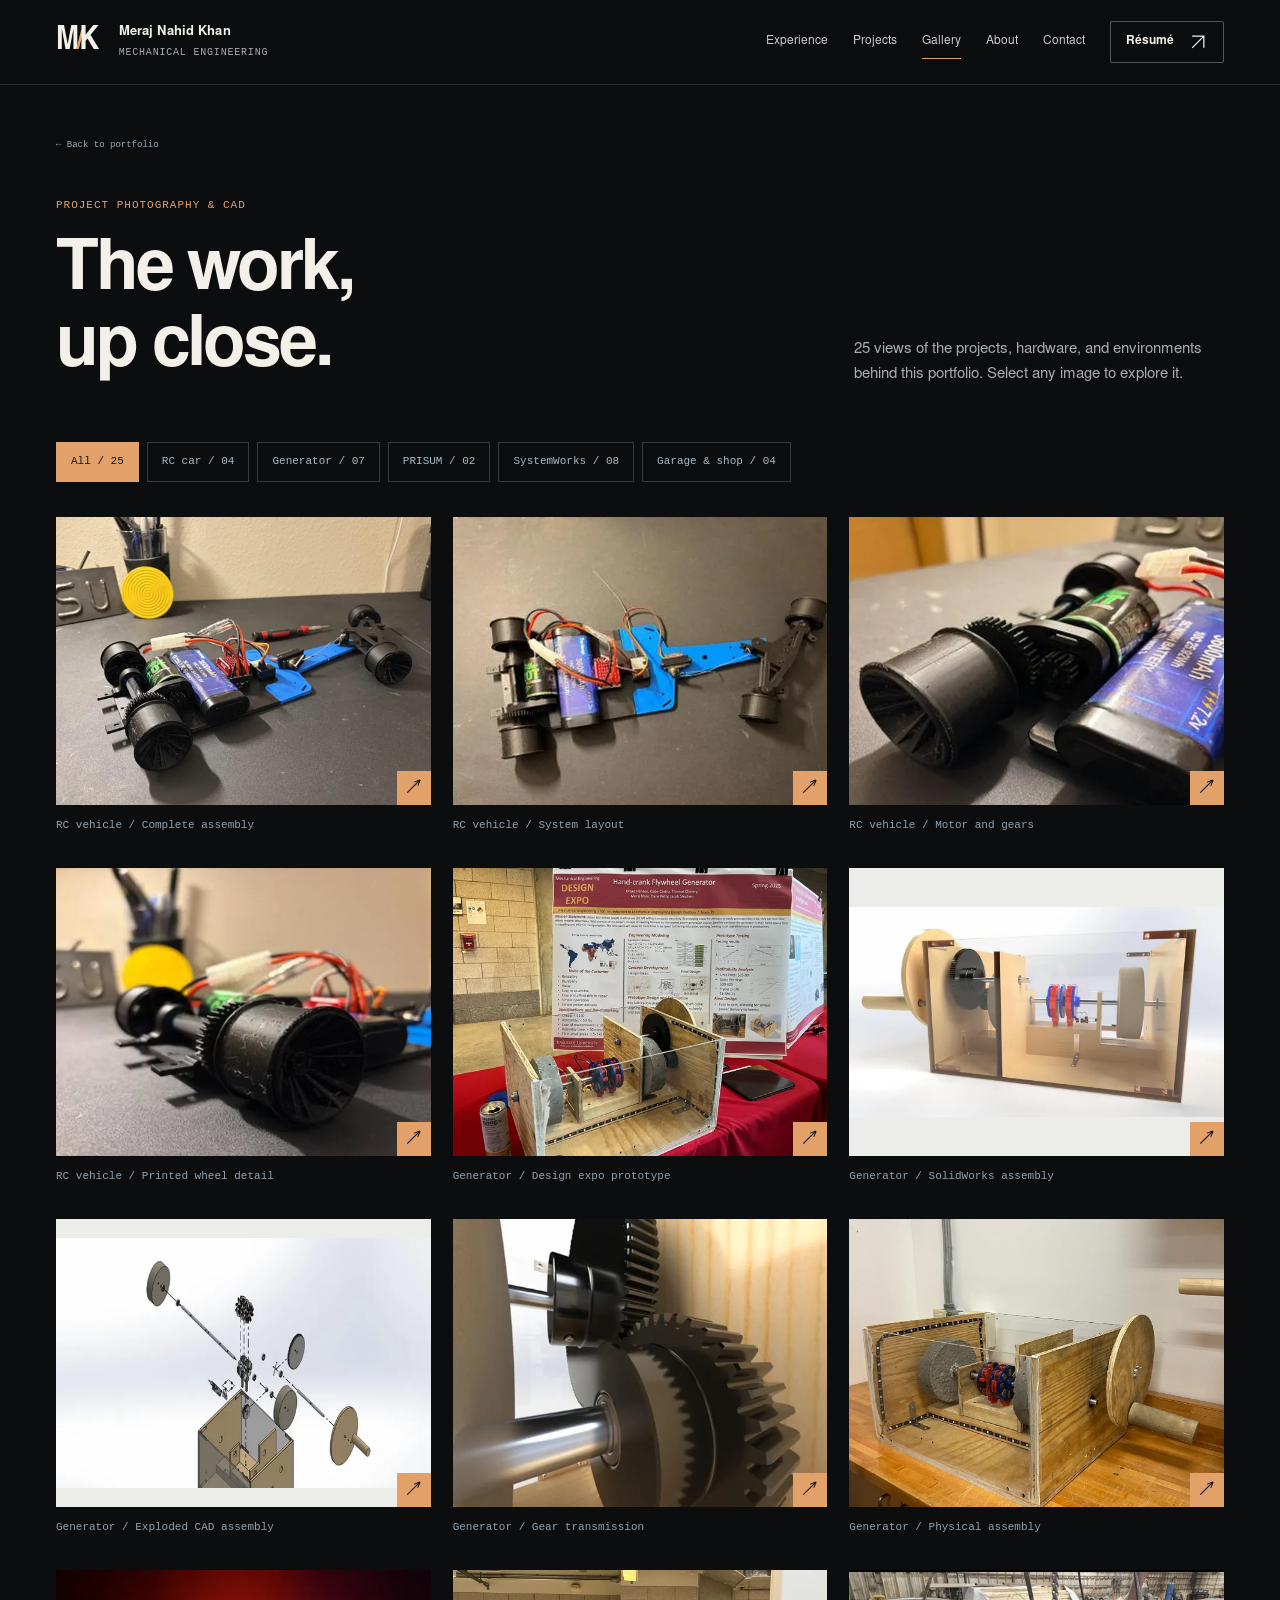
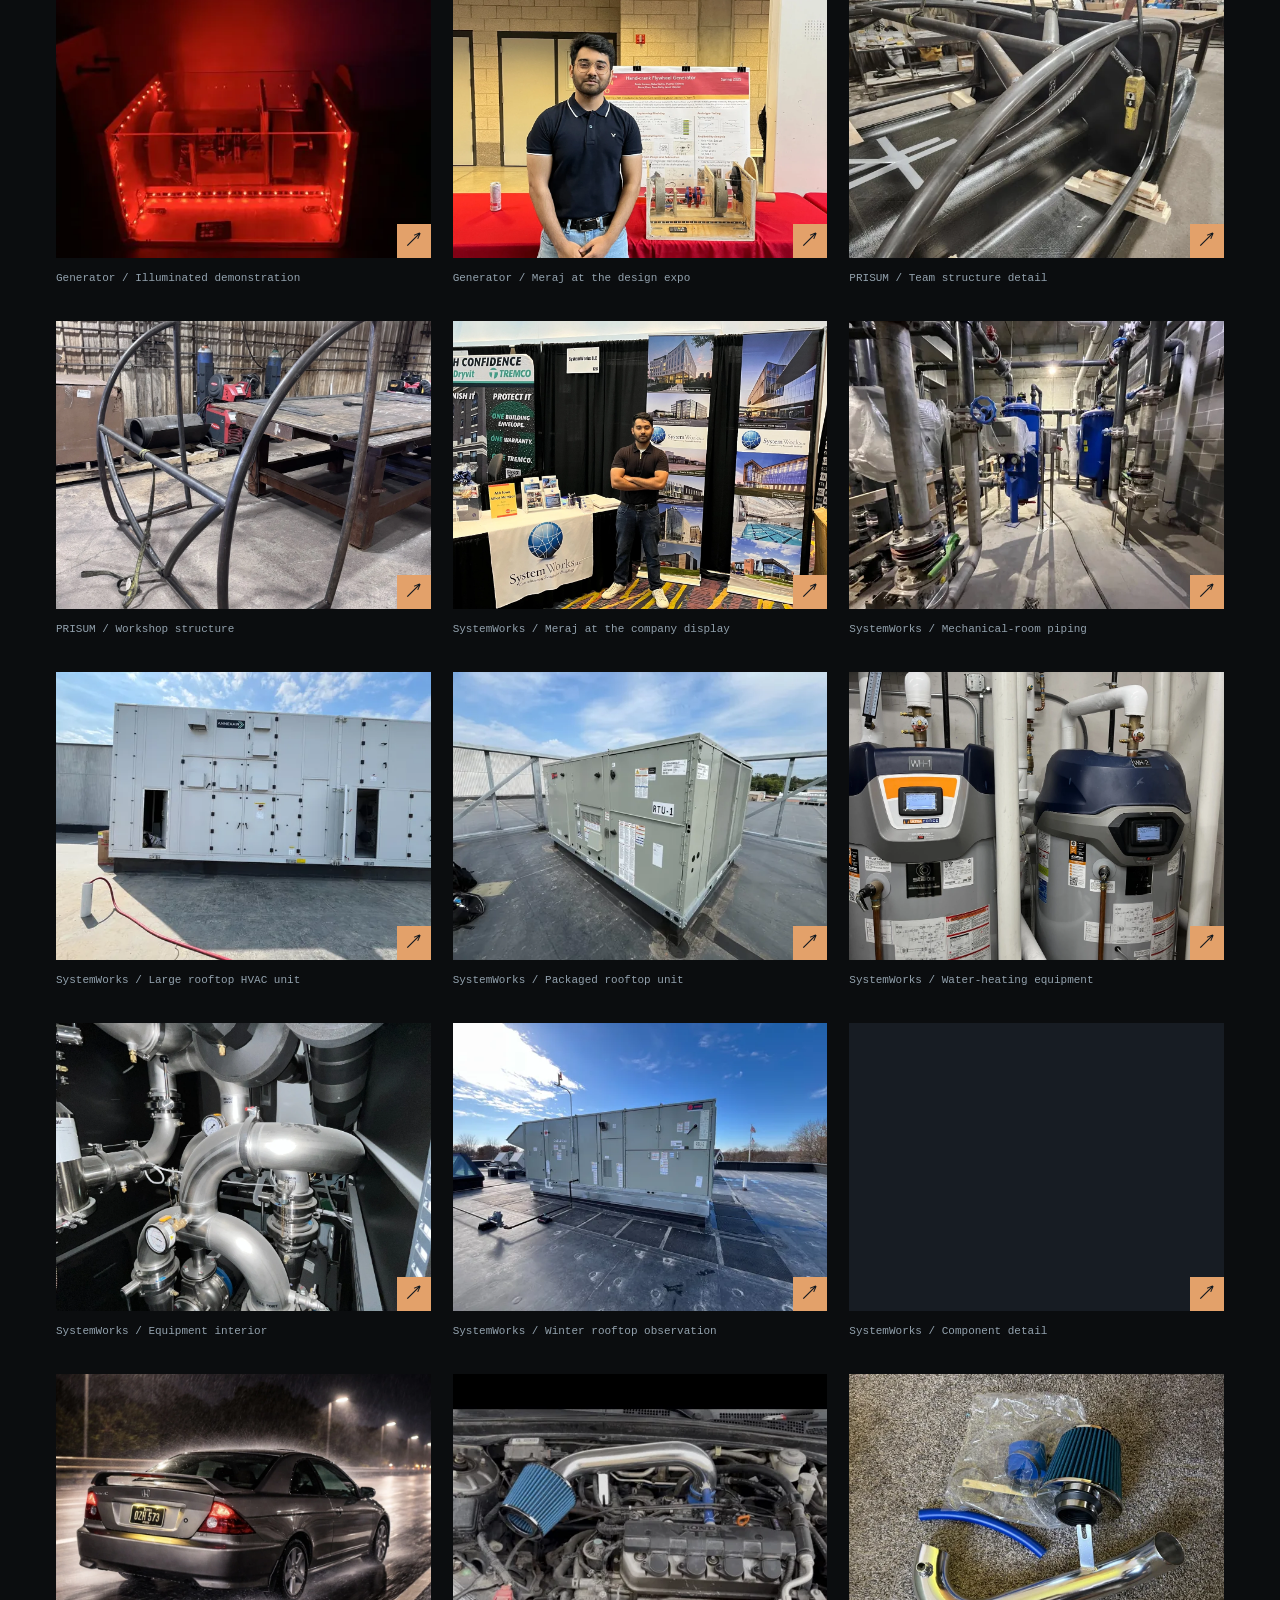
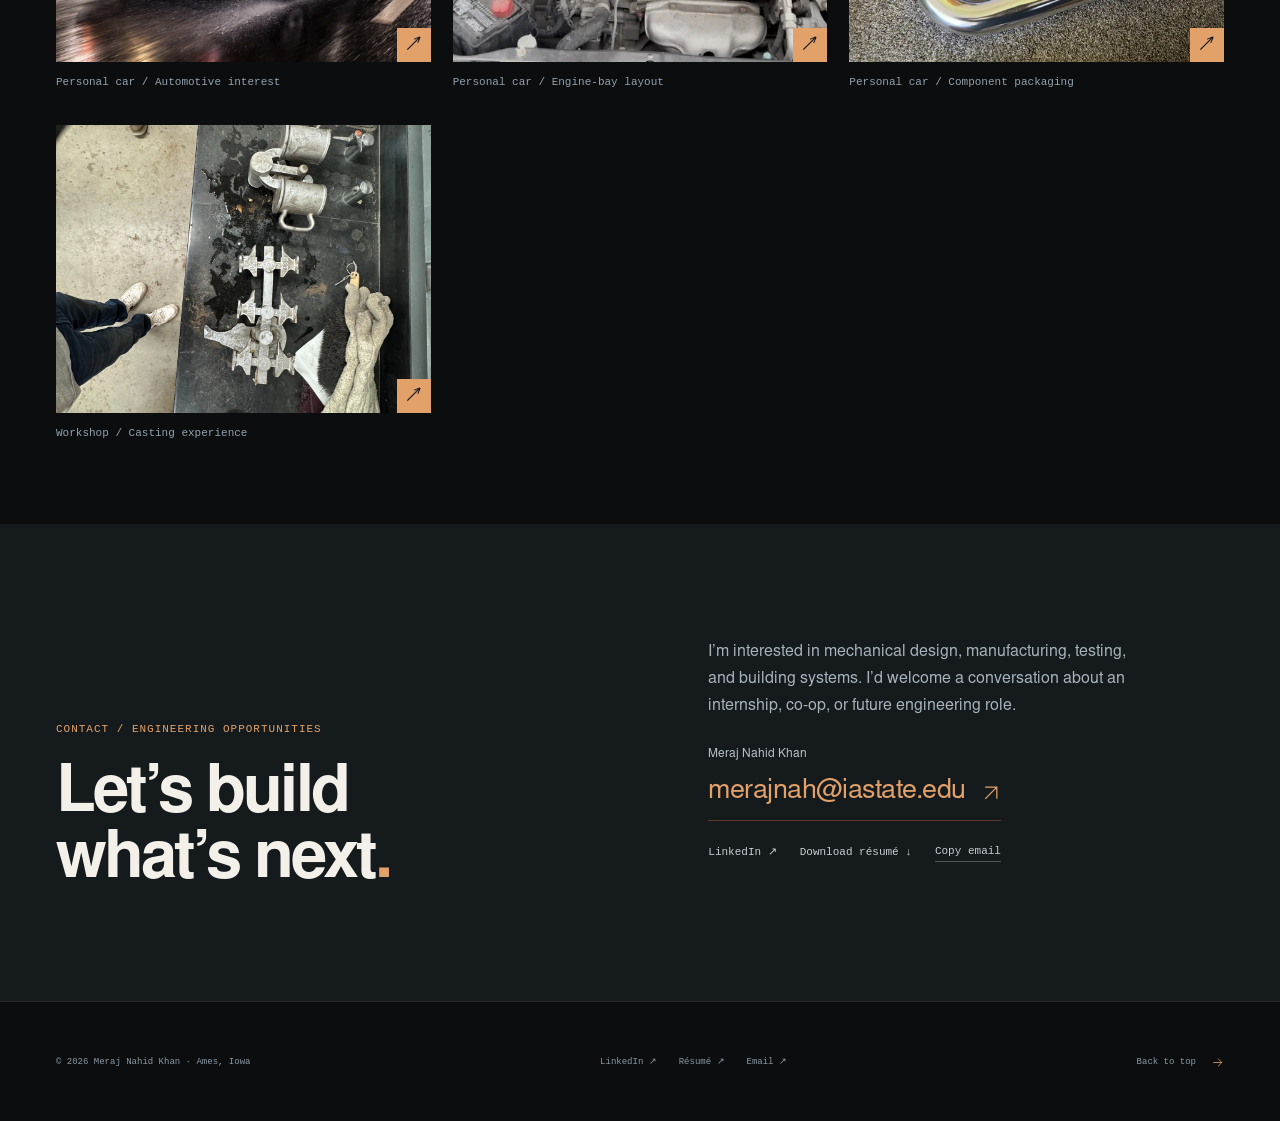
<file: new github portfolio/archive.html>
<!doctype html>
<html lang="en"><head><meta charset="utf-8"><meta name="viewport" content="width=device-width, initial-scale=1"><meta name="theme-color" content="#090d12"><title>Photo Archive | Meraj Nahid Khan</title><meta name="description" content="Photographs and CAD views from engineering projects, SystemWorks commissioning, automotive work and manufacturing experience."><meta property="og:type" content="website"><meta property="og:title" content="Photo Archive | Meraj Nahid Khan"><meta property="og:description" content="Photographs and CAD views from engineering projects, SystemWorks commissioning, automotive work and manufacturing experience."><meta property="og:image:alt" content="Engineering work by Meraj Nahid Khan"><meta name="twitter:card" content="summary_large_image"><link rel="icon" href="assets/favicon.svg" type="image/svg+xml"><link rel="preload" href="assets/NimbusSans-Regular.otf" as="font" type="font/otf" crossorigin><link rel="stylesheet" href="engineering.css?v=3"><link rel="stylesheet" href="refined.css?v=3"><script src="app.js?v=3" defer></script><script type="application/ld+json">{"@context": "https://schema.org", "@type": "Person", "name": "Meraj Nahid Khan", "jobTitle": "Mechanical Engineering Student", "email": "merajnah@iastate.edu", "sameAs": ["https://www.linkedin.com/in/meraj-nahid-k-579793250"], "affiliation": {"@type": "CollegeOrUniversity", "name": "Iowa State University"}}</script></head><body id="top" data-page="archive"><a class="skip-link" href="#main">Skip to content</a><div class="scroll-progress" aria-hidden="true"></div>
    <header class="site-header"><div class="container nav-inner"><a class="brand" href="index.html" aria-label="Meraj Nahid Khan — home"><span class="brand-mark" aria-hidden="true">M<span>/</span>K</span><span class="brand-name">Meraj Nahid Khan<small>Mechanical engineering</small></span></a>
    <button type="button" class="menu-toggle" aria-label="Open navigation" aria-controls="main-nav" aria-expanded="false"><svg viewBox="0 0 24 24" fill="none" stroke="currentColor" stroke-width="1.5" aria-hidden="true"><path d="M4 8h16M4 16h16"/></svg></button>
    <nav class="main-nav" id="main-nav" aria-label="Main navigation"><a href="index.html#experience">Experience</a><a href="index.html#projects">Projects</a><a href="archive.html" aria-current="page">Gallery</a><a href="index.html#about">About</a><a href="index.html#contact">Contact</a><a class="button small secondary" href="assets/Meraj-Nahid-Khan-Resume.pdf" target="_blank" rel="noopener">Résumé <span class="arrow" aria-hidden="true"><svg viewBox="0 0 24 24" fill="none" stroke="currentColor" stroke-width="1.5"><path d="M5 19 19 5M5 5h14v14"/></svg></span></a></nav></div></header><main id="main"><section class="archive-page"><div class="container"><a class="breadcrumb" href="index.html#projects">← Back to portfolio</a><div class="section-heading"><div><div class="eyebrow orange">Project photography &amp; CAD</div><h1>The work,<br>up close.</h1></div><p>25 views of the projects, hardware, and environments behind this portfolio. Select any image to explore it.</p></div><div class="filter-row" role="group" aria-label="Filter the photo archive"><button class="filter-button" type="button" data-archive-filter="all" aria-pressed="true">All / 25</button><button class="filter-button" type="button" data-archive-filter="rc" aria-pressed="false">RC car / 04</button><button class="filter-button" type="button" data-archive-filter="generator" aria-pressed="false">Generator / 07</button><button class="filter-button" type="button" data-archive-filter="prisum" aria-pressed="false">PRISUM / 02</button><button class="filter-button" type="button" data-archive-filter="industry" aria-pressed="false">SystemWorks / 08</button><button class="filter-button" type="button" data-archive-filter="garage" aria-pressed="false">Garage & shop / 04</button></div><p class="sr-only" id="archive-status" role="status" aria-live="polite">25 photographs shown.</p><div class="archive-grid" data-gallery><div class="archive-item" data-archive-category="rc"><figure class="gallery-figure "><button type="button" class="gallery-button" data-lightbox="assets/rc-overview.webp" data-caption="RC vehicle / Complete assembly" aria-label="Enlarge: RC vehicle / Complete assembly"><img class="" src="assets/rc-overview.webp" srcset="assets/rc-overview-small.webp 640w, assets/rc-overview.webp 1096w" sizes="(max-width: 800px) 92vw, 50vw" width="1096" height="789" alt="RC vehicle / Complete assembly" loading="lazy" decoding="async"/></button><figcaption>RC vehicle / Complete assembly</figcaption></figure></div><div class="archive-item" data-archive-category="rc"><figure class="gallery-figure "><button type="button" class="gallery-button" data-lightbox="assets/rc-layout.webp" data-caption="RC vehicle / System layout" aria-label="Enlarge: RC vehicle / System layout"><img class="" src="assets/rc-layout.webp" srcset="assets/rc-layout-small.webp 640w, assets/rc-layout.webp 655w" sizes="(max-width: 800px) 92vw, 50vw" width="655" height="441" alt="RC vehicle / System layout" loading="lazy" decoding="async"/></button><figcaption>RC vehicle / System layout</figcaption></figure></div><div class="archive-item" data-archive-category="rc"><figure class="gallery-figure "><button type="button" class="gallery-button" data-lightbox="assets/rc-drivetrain.webp" data-caption="RC vehicle / Motor and gears" aria-label="Enlarge: RC vehicle / Motor and gears"><img class="" src="assets/rc-drivetrain.webp" srcset="assets/rc-drivetrain-small.webp 640w, assets/rc-drivetrain.webp 655w" sizes="(max-width: 800px) 92vw, 50vw" width="655" height="441" alt="RC vehicle / Motor and gears" loading="lazy" decoding="async"/></button><figcaption>RC vehicle / Motor and gears</figcaption></figure></div><div class="archive-item" data-archive-category="rc"><figure class="gallery-figure "><button type="button" class="gallery-button" data-lightbox="assets/rc-wheel.webp" data-caption="RC vehicle / Printed wheel detail" aria-label="Enlarge: RC vehicle / Printed wheel detail"><img class="" src="assets/rc-wheel.webp" srcset="assets/rc-wheel-small.webp 640w, assets/rc-wheel.webp 655w" sizes="(max-width: 800px) 92vw, 50vw" width="655" height="441" alt="RC vehicle / Printed wheel detail" loading="lazy" decoding="async"/></button><figcaption>RC vehicle / Printed wheel detail</figcaption></figure></div><div class="archive-item" data-archive-category="generator"><figure class="gallery-figure "><button type="button" class="gallery-button" data-lightbox="assets/flywheel-expo.webp" data-caption="Generator / Design expo prototype" aria-label="Enlarge: Generator / Design expo prototype"><img class="" src="assets/flywheel-expo.webp" srcset="assets/flywheel-expo-small.webp 640w, assets/flywheel-expo.webp 1600w" sizes="(max-width: 800px) 92vw, 50vw" width="1600" height="1200" alt="Generator / Design expo prototype" loading="lazy" decoding="async"/></button><figcaption>Generator / Design expo prototype</figcaption></figure></div><div class="archive-item" data-archive-category="generator"><figure class="gallery-figure contain"><button type="button" class="gallery-button" data-lightbox="assets/flywheel-cad.webp" data-caption="Generator / SolidWorks assembly" aria-label="Enlarge: Generator / SolidWorks assembly"><img class="" src="assets/flywheel-cad.webp" srcset="assets/flywheel-cad-small.webp 640w, assets/flywheel-cad.webp 1083w" sizes="(max-width: 800px) 92vw, 50vw" width="1083" height="607" alt="Generator / SolidWorks assembly" loading="lazy" decoding="async"/></button><figcaption>Generator / SolidWorks assembly</figcaption></figure></div><div class="archive-item" data-archive-category="generator"><figure class="gallery-figure contain"><button type="button" class="gallery-button" data-lightbox="assets/flywheel-exploded.webp" data-caption="Generator / Exploded CAD assembly" aria-label="Enlarge: Generator / Exploded CAD assembly"><img class="" src="assets/flywheel-exploded.webp" srcset="assets/flywheel-exploded-small.webp 640w, assets/flywheel-exploded.webp 648w" sizes="(max-width: 800px) 92vw, 50vw" width="648" height="432" alt="Generator / Exploded CAD assembly" loading="lazy" decoding="async"/></button><figcaption>Generator / Exploded CAD assembly</figcaption></figure></div><div class="archive-item" data-archive-category="generator"><figure class="gallery-figure "><button type="button" class="gallery-button" data-lightbox="assets/flywheel-gears.webp" data-caption="Generator / Gear transmission" aria-label="Enlarge: Generator / Gear transmission"><img class="" src="assets/flywheel-gears.webp" srcset="assets/flywheel-gears-small.webp 640w, assets/flywheel-gears.webp 648w" sizes="(max-width: 800px) 92vw, 50vw" width="648" height="432" alt="Generator / Gear transmission" loading="lazy" decoding="async"/></button><figcaption>Generator / Gear transmission</figcaption></figure></div><div class="archive-item" data-archive-category="generator"><figure class="gallery-figure "><button type="button" class="gallery-button" data-lightbox="assets/flywheel-build.webp" data-caption="Generator / Physical assembly" aria-label="Enlarge: Generator / Physical assembly"><img class="" src="assets/flywheel-build.webp" srcset="assets/flywheel-build-small.webp 480w, assets/flywheel-build.webp 1200w" sizes="(max-width: 800px) 92vw, 50vw" width="1200" height="1600" alt="Generator / Physical assembly" loading="lazy" decoding="async"/></button><figcaption>Generator / Physical assembly</figcaption></figure></div><div class="archive-item" data-archive-category="generator"><figure class="gallery-figure "><button type="button" class="gallery-button" data-lightbox="assets/flywheel-powered.webp" data-caption="Generator / Illuminated demonstration" aria-label="Enlarge: Generator / Illuminated demonstration"><img class="" src="assets/flywheel-powered.webp" srcset="assets/flywheel-powered-small.webp 640w, assets/flywheel-powered.webp 648w" sizes="(max-width: 800px) 92vw, 50vw" width="648" height="432" alt="Generator / Illuminated demonstration" loading="lazy" decoding="async"/></button><figcaption>Generator / Illuminated demonstration</figcaption></figure></div><div class="archive-item" data-archive-category="generator"><figure class="gallery-figure "><button type="button" class="gallery-button" data-lightbox="assets/portrait.webp" data-caption="Generator / Meraj at the design expo" aria-label="Enlarge: Generator / Meraj at the design expo"><img class="" src="assets/portrait.webp" srcset="assets/portrait-small.webp 480w, assets/portrait.webp 1200w" sizes="(max-width: 800px) 92vw, 50vw" width="1200" height="1600" alt="Generator / Meraj at the design expo" loading="lazy" decoding="async"/></button><figcaption>Generator / Meraj at the design expo</figcaption></figure></div><div class="archive-item" data-archive-category="prisum"><figure class="gallery-figure "><button type="button" class="gallery-button" data-lightbox="assets/prisum-detail.webp" data-caption="PRISUM / Team structure detail" aria-label="Enlarge: PRISUM / Team structure detail"><img class="" src="assets/prisum-detail.webp" srcset="assets/prisum-detail-small.webp 640w, assets/prisum-detail.webp 1260w" sizes="(max-width: 800px) 92vw, 50vw" width="1260" height="941" alt="PRISUM / Team structure detail" loading="lazy" decoding="async"/></button><figcaption>PRISUM / Team structure detail</figcaption></figure></div><div class="archive-item" data-archive-category="prisum"><figure class="gallery-figure "><button type="button" class="gallery-button" data-lightbox="assets/prisum-frame.webp" data-caption="PRISUM / Workshop structure" aria-label="Enlarge: PRISUM / Workshop structure"><img class="" src="assets/prisum-frame.webp" srcset="assets/prisum-frame-small.webp 474w, assets/prisum-frame.webp 1186w" sizes="(max-width: 800px) 92vw, 50vw" width="1186" height="1600" alt="PRISUM / Workshop structure" loading="lazy" decoding="async"/></button><figcaption>PRISUM / Workshop structure</figcaption></figure></div><div class="archive-item" data-archive-category="industry"><figure class="gallery-figure "><button type="button" class="gallery-button" data-lightbox="assets/systemworks-portrait.webp" data-caption="SystemWorks / Meraj at the company display" aria-label="Enlarge: SystemWorks / Meraj at the company display"><img class="" src="assets/systemworks-portrait.webp" srcset="assets/systemworks-portrait-small.webp 480w, assets/systemworks-portrait.webp 1350w" sizes="(max-width: 800px) 92vw, 50vw" width="1350" height="1800" alt="SystemWorks / Meraj at the company display" loading="lazy" decoding="async"/></button><figcaption>SystemWorks / Meraj at the company display</figcaption></figure></div><div class="archive-item" data-archive-category="industry"><figure class="gallery-figure "><button type="button" class="gallery-button" data-lightbox="assets/hvac-piping.webp" data-caption="SystemWorks / Mechanical-room piping" aria-label="Enlarge: SystemWorks / Mechanical-room piping"><img class="" src="assets/hvac-piping.webp" srcset="assets/hvac-piping-small.webp 640w, assets/hvac-piping.webp 1600w" sizes="(max-width: 800px) 92vw, 50vw" width="1600" height="1200" alt="SystemWorks / Mechanical-room piping" loading="lazy" decoding="async"/></button><figcaption>SystemWorks / Mechanical-room piping</figcaption></figure></div><div class="archive-item" data-archive-category="industry"><figure class="gallery-figure "><button type="button" class="gallery-button" data-lightbox="assets/hvac-air-handler.webp" data-caption="SystemWorks / Large rooftop HVAC unit" aria-label="Enlarge: SystemWorks / Large rooftop HVAC unit"><img class="" src="assets/hvac-air-handler.webp" srcset="assets/hvac-air-handler-small.webp 640w, assets/hvac-air-handler.webp 1600w" sizes="(max-width: 800px) 92vw, 50vw" width="1600" height="1200" alt="SystemWorks / Large rooftop HVAC unit" loading="lazy" decoding="async"/></button><figcaption>SystemWorks / Large rooftop HVAC unit</figcaption></figure></div><div class="archive-item" data-archive-category="industry"><figure class="gallery-figure "><button type="button" class="gallery-button" data-lightbox="assets/hvac-rooftop.webp" data-caption="SystemWorks / Packaged rooftop unit" aria-label="Enlarge: SystemWorks / Packaged rooftop unit"><img class="" src="assets/hvac-rooftop.webp" srcset="assets/hvac-rooftop-small.webp 640w, assets/hvac-rooftop.webp 1600w" sizes="(max-width: 800px) 92vw, 50vw" width="1600" height="1200" alt="SystemWorks / Packaged rooftop unit" loading="lazy" decoding="async"/></button><figcaption>SystemWorks / Packaged rooftop unit</figcaption></figure></div><div class="archive-item" data-archive-category="industry"><figure class="gallery-figure "><button type="button" class="gallery-button" data-lightbox="assets/hvac-water.webp" data-caption="SystemWorks / Water-heating equipment" aria-label="Enlarge: SystemWorks / Water-heating equipment"><img class="" src="assets/hvac-water.webp" srcset="assets/hvac-water-small.webp 480w, assets/hvac-water.webp 1200w" sizes="(max-width: 800px) 92vw, 50vw" width="1200" height="1600" alt="SystemWorks / Water-heating equipment" loading="lazy" decoding="async"/></button><figcaption>SystemWorks / Water-heating equipment</figcaption></figure></div><div class="archive-item" data-archive-category="industry"><figure class="gallery-figure "><button type="button" class="gallery-button" data-lightbox="assets/hvac-components.webp" data-caption="SystemWorks / Equipment interior" aria-label="Enlarge: SystemWorks / Equipment interior"><img class="" src="assets/hvac-components.webp" srcset="assets/hvac-components-small.webp 480w, assets/hvac-components.webp 1200w" sizes="(max-width: 800px) 92vw, 50vw" width="1200" height="1600" alt="SystemWorks / Equipment interior" loading="lazy" decoding="async"/></button><figcaption>SystemWorks / Equipment interior</figcaption></figure></div><div class="archive-item" data-archive-category="industry"><figure class="gallery-figure "><button type="button" class="gallery-button" data-lightbox="assets/hvac-winter.webp" data-caption="SystemWorks / Winter rooftop observation" aria-label="Enlarge: SystemWorks / Winter rooftop observation"><img class="" src="assets/hvac-winter.webp" srcset="assets/hvac-winter-small.webp 640w, assets/hvac-winter.webp 1600w" sizes="(max-width: 800px) 92vw, 50vw" width="1600" height="1200" alt="SystemWorks / Winter rooftop observation" loading="lazy" decoding="async"/></button><figcaption>SystemWorks / Winter rooftop observation</figcaption></figure></div><div class="archive-item" data-archive-category="industry"><figure class="gallery-figure "><button type="button" class="gallery-button" data-lightbox="assets/hvac-sensor.webp" data-caption="SystemWorks / Component detail" aria-label="Enlarge: SystemWorks / Component detail"><img class="" src="assets/hvac-sensor.webp" srcset="assets/hvac-sensor-small.webp 480w, assets/hvac-sensor.webp 1200w" sizes="(max-width: 800px) 92vw, 50vw" width="1200" height="1600" alt="SystemWorks / Component detail" loading="lazy" decoding="async"/></button><figcaption>SystemWorks / Component detail</figcaption></figure></div><div class="archive-item" data-archive-category="garage"><figure class="gallery-figure "><button type="button" class="gallery-button" data-lightbox="assets/car.webp" data-caption="Personal car / Automotive interest" aria-label="Enlarge: Personal car / Automotive interest"><img class="" src="assets/car.webp" srcset="assets/car-small.webp 409w, assets/car.webp 1023w" sizes="(max-width: 800px) 92vw, 50vw" width="1023" height="1600" alt="Personal car / Automotive interest" loading="lazy" decoding="async"/></button><figcaption>Personal car / Automotive interest</figcaption></figure></div><div class="archive-item" data-archive-category="garage"><figure class="gallery-figure "><button type="button" class="gallery-button" data-lightbox="assets/car-engine.webp" data-caption="Personal car / Engine-bay layout" aria-label="Enlarge: Personal car / Engine-bay layout"><img class="" src="assets/car-engine.webp" srcset="assets/car-engine-small.webp 640w, assets/car-engine.webp 1260w" sizes="(max-width: 800px) 92vw, 50vw" width="1260" height="778" alt="Personal car / Engine-bay layout" loading="lazy" decoding="async"/></button><figcaption>Personal car / Engine-bay layout</figcaption></figure></div><div class="archive-item" data-archive-category="garage"><figure class="gallery-figure "><button type="button" class="gallery-button" data-lightbox="assets/car-components.webp" data-caption="Personal car / Component packaging" aria-label="Enlarge: Personal car / Component packaging"><img class="" src="assets/car-components.webp" srcset="assets/car-components-small.webp 640w, assets/car-components.webp 1600w" sizes="(max-width: 800px) 92vw, 50vw" width="1600" height="1200" alt="Personal car / Component packaging" loading="lazy" decoding="async"/></button><figcaption>Personal car / Component packaging</figcaption></figure></div><div class="archive-item" data-archive-category="garage"><figure class="gallery-figure "><button type="button" class="gallery-button" data-lightbox="assets/casting.webp" data-caption="Workshop / Casting experience" aria-label="Enlarge: Workshop / Casting experience"><img class="" src="assets/casting.webp" srcset="assets/casting-small.webp 480w, assets/casting.webp 1200w" sizes="(max-width: 800px) 92vw, 50vw" width="1200" height="1600" alt="Workshop / Casting experience" loading="lazy" decoding="async"/></button><figcaption>Workshop / Casting experience</figcaption></figure></div></div></div></section><section class="contact" id="contact"><div class="container contact-grid"><div><div class="eyebrow orange">Contact / Engineering opportunities</div><h2>Let’s build<br>what’s next<span>.</span></h2></div><div class="contact-details"><p>I’m interested in mechanical design, manufacturing, testing, and building systems. I’d welcome a conversation about an internship, co-op, or future engineering role.</p><div class="contact-name">Meraj Nahid Khan</div><a class="contact-email" href="mailto:merajnah@iastate.edu?subject=Engineering%20opportunity">merajnah@iastate.edu <span class="arrow" aria-hidden="true"><svg viewBox="0 0 24 24" fill="none" stroke="currentColor" stroke-width="1.5"><path d="M5 19 19 5M5 5h14v14"/></svg></span></a><div class="contact-links"><a href="https://www.linkedin.com/in/meraj-nahid-k-579793250" target="_blank" rel="noopener noreferrer">LinkedIn ↗</a><a href="assets/Meraj-Nahid-Khan-Resume.pdf" download="Meraj-Nahid-Khan-Resume.pdf">Download résumé ↓</a><button class="copy-email" data-copy-email type="button">Copy email</button></div><div class="copy-status" role="status" aria-live="polite"></div></div></div></section></main><dialog class="lightbox" aria-label="Project photograph viewer" aria-describedby="lightbox-caption">
    <span class="lightbox-count" aria-live="polite"></span><button class="lightbox-close" aria-label="Close photograph" type="button">×</button>
    <div class="lightbox-layout"><img class="lightbox-image" alt=""/><p class="lightbox-caption" id="lightbox-caption"></p></div>
    <button type="button" class="lightbox-prev" aria-label="Previous photograph"><span class="arrow" aria-hidden="true"><svg viewBox="0 0 24 24" fill="none" stroke="currentColor" stroke-width="1.5"><path d="M4 12h16m-7-7 7 7-7 7"/></svg></span></button><button type="button" class="lightbox-next" aria-label="Next photograph"><span class="arrow" aria-hidden="true"><svg viewBox="0 0 24 24" fill="none" stroke="currentColor" stroke-width="1.5"><path d="M4 12h16m-7-7 7 7-7 7"/></svg></span></button></dialog><footer class="site-footer"><div class="container footer-row"><span>© 2026 Meraj Nahid Khan · Ames, Iowa</span><div class="footer-links"><a href="https://www.linkedin.com/in/meraj-nahid-k-579793250" target="_blank" rel="noopener noreferrer">LinkedIn ↗</a><a href="assets/Meraj-Nahid-Khan-Resume.pdf" target="_blank" rel="noopener">Résumé ↗</a><a href="mailto:merajnah@iastate.edu">Email ↗</a></div><a href="#top">Back to top <span class="arrow" aria-hidden="true"><svg viewBox="0 0 24 24" fill="none" stroke="currentColor" stroke-width="1.5"><path d="M4 12h16m-7-7 7 7-7 7"/></svg></span></a></div></footer><a href="#top" class="back-to-top" aria-label="Back to top"><span class="arrow" aria-hidden="true"><svg viewBox="0 0 24 24" fill="none" stroke="currentColor" stroke-width="1.5"><path d="M4 12h16m-7-7 7 7-7 7"/></svg></span></a></body></html>
</file>
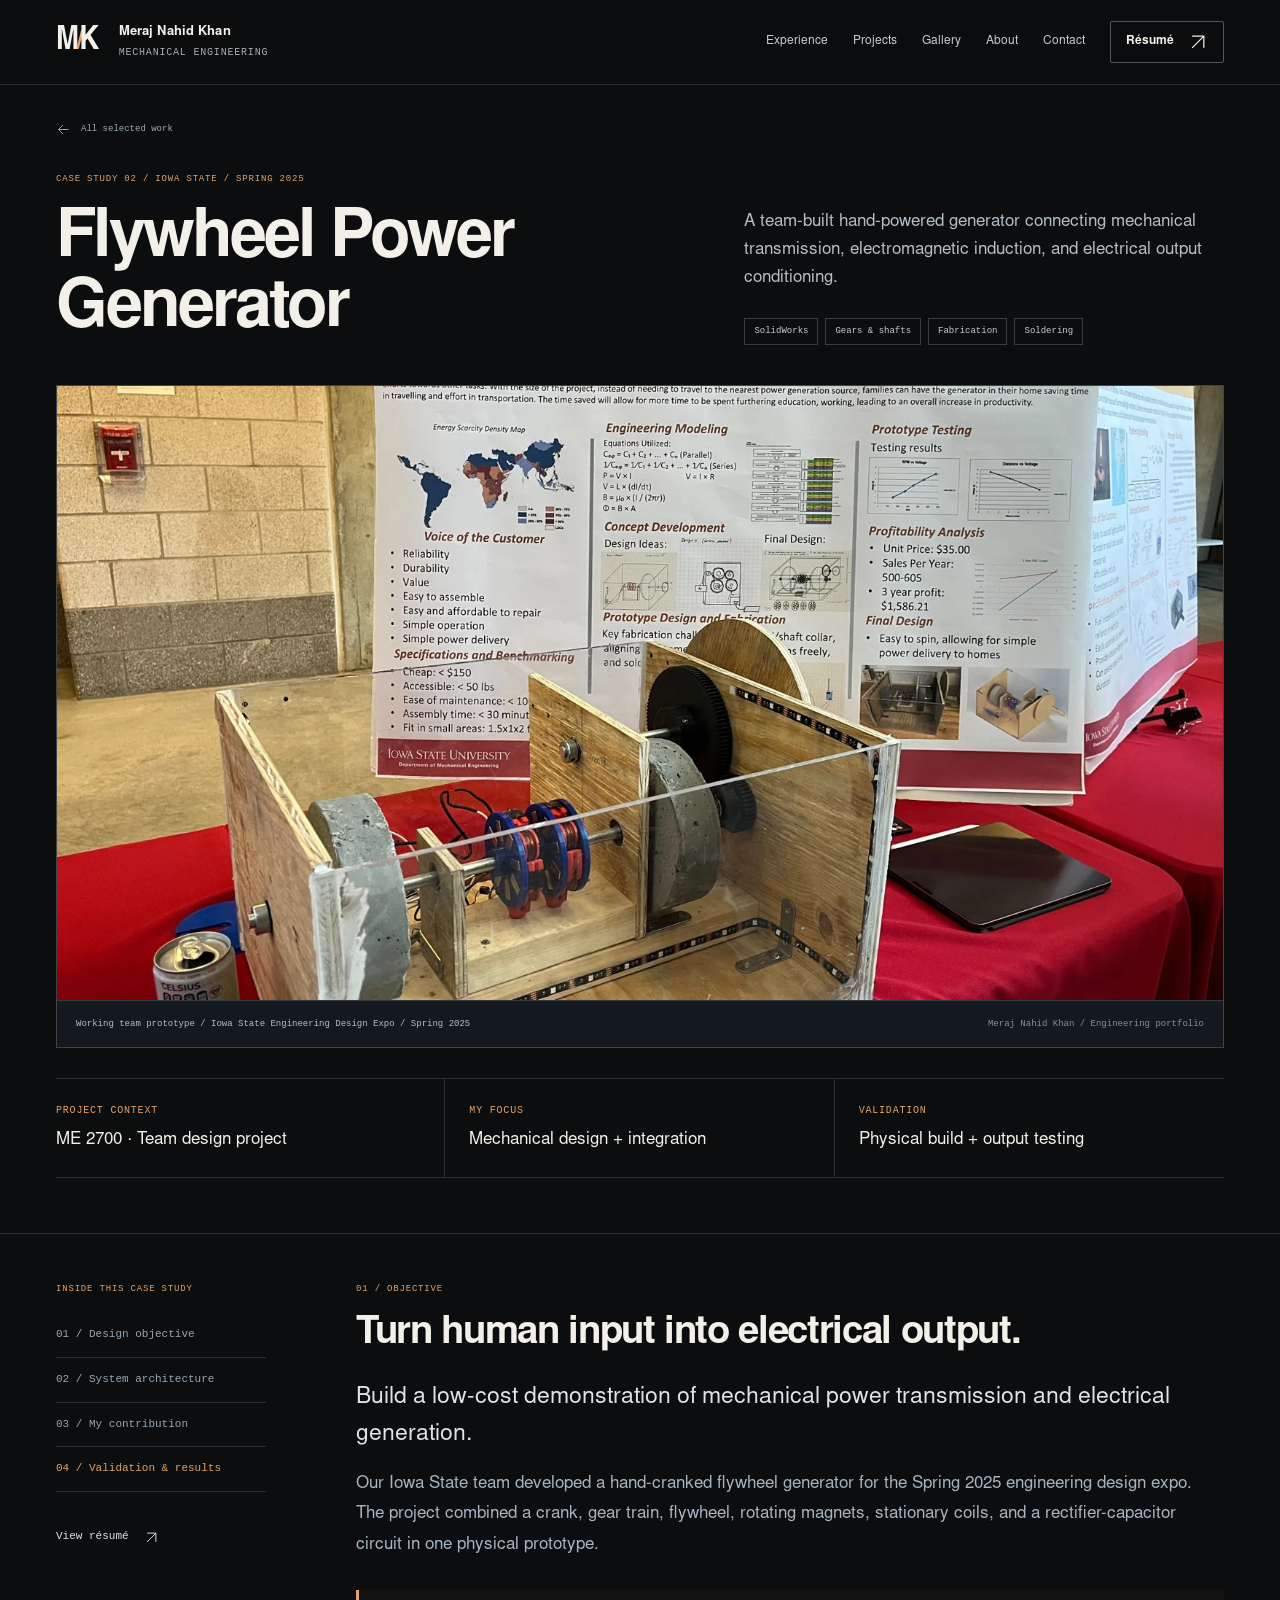
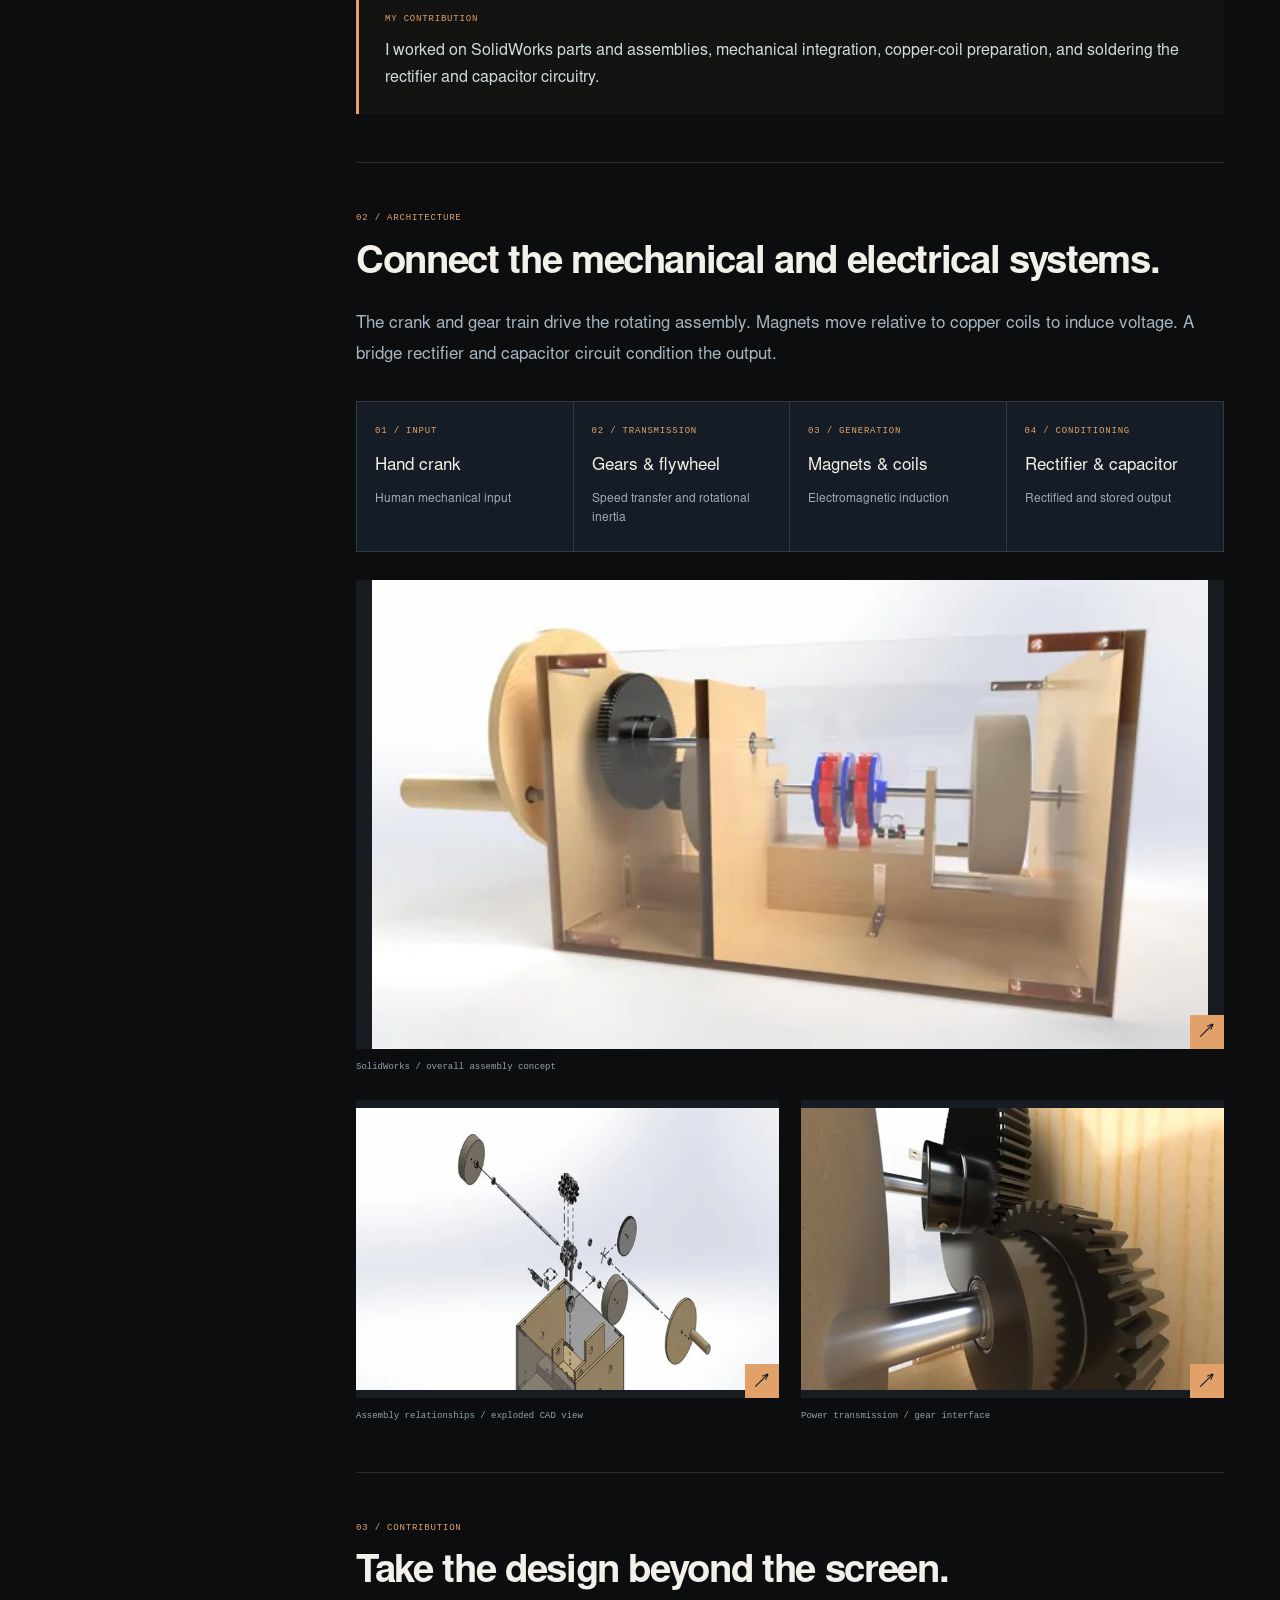
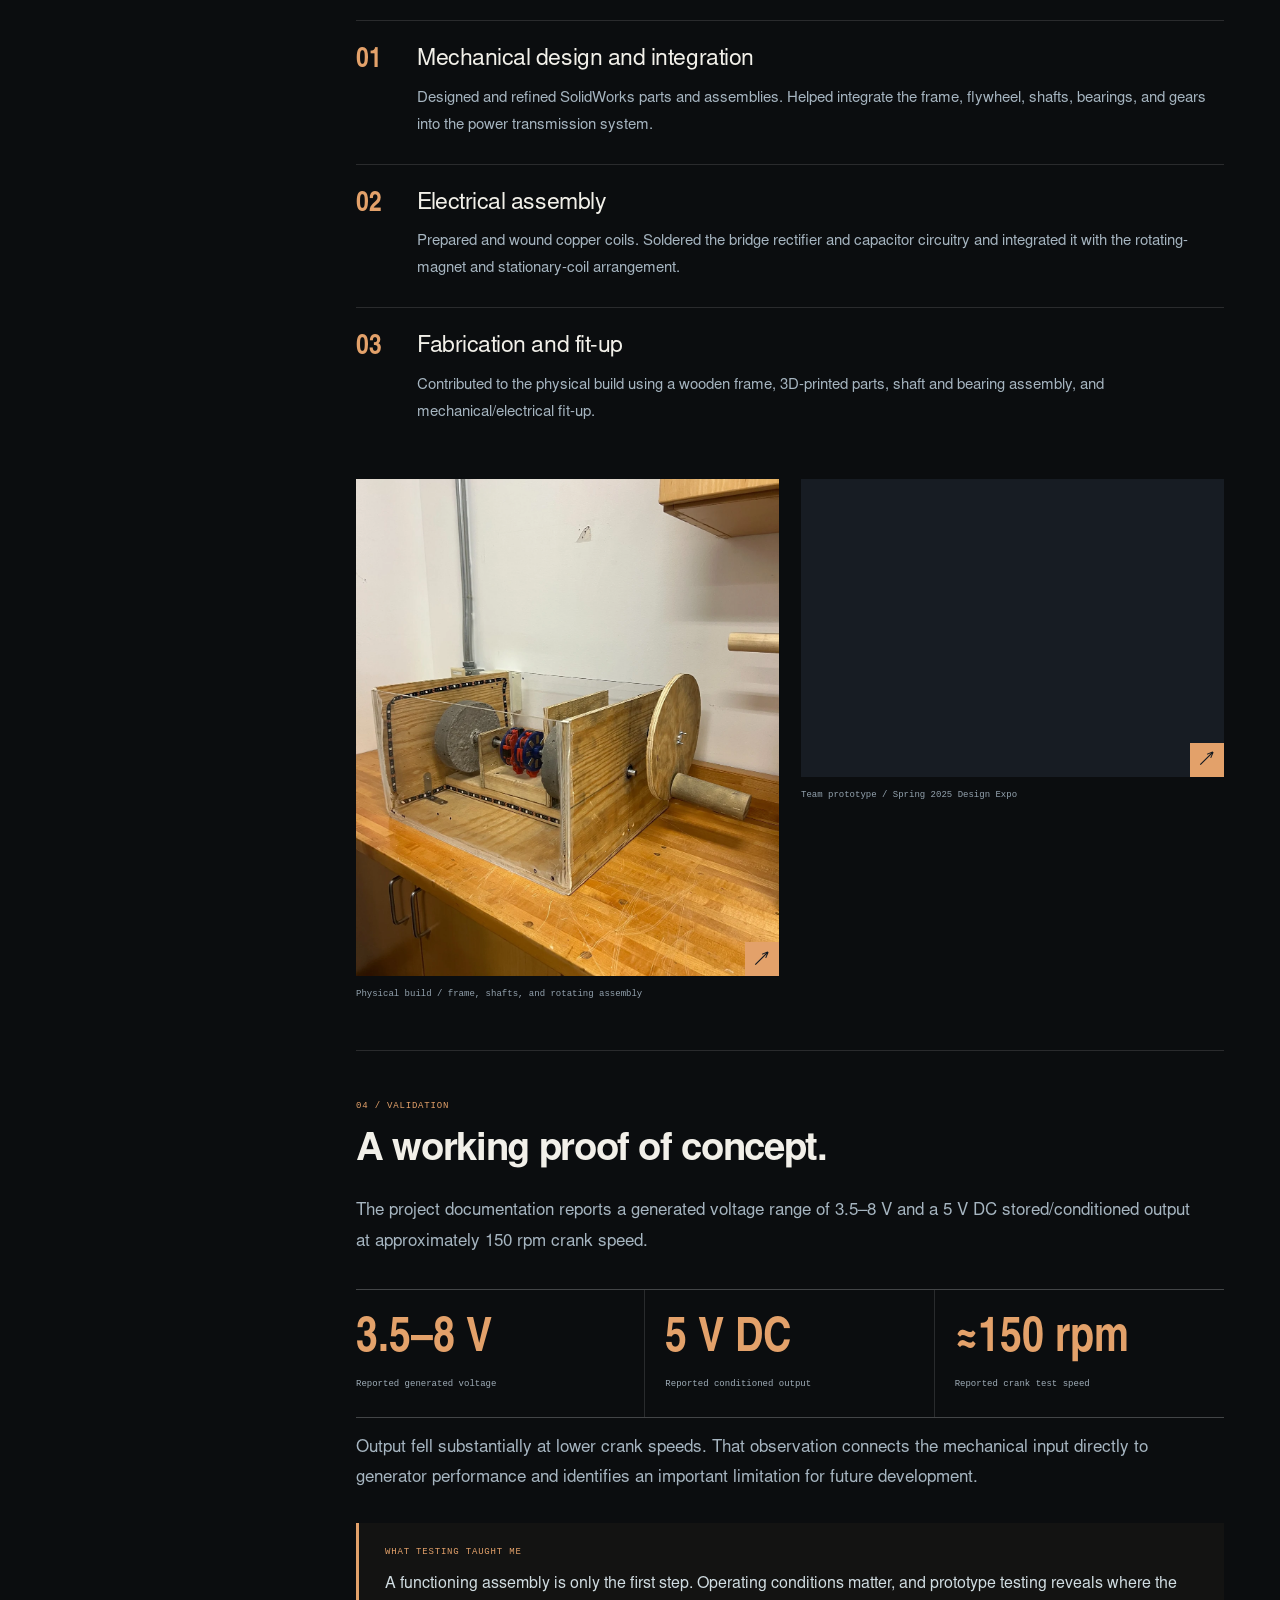
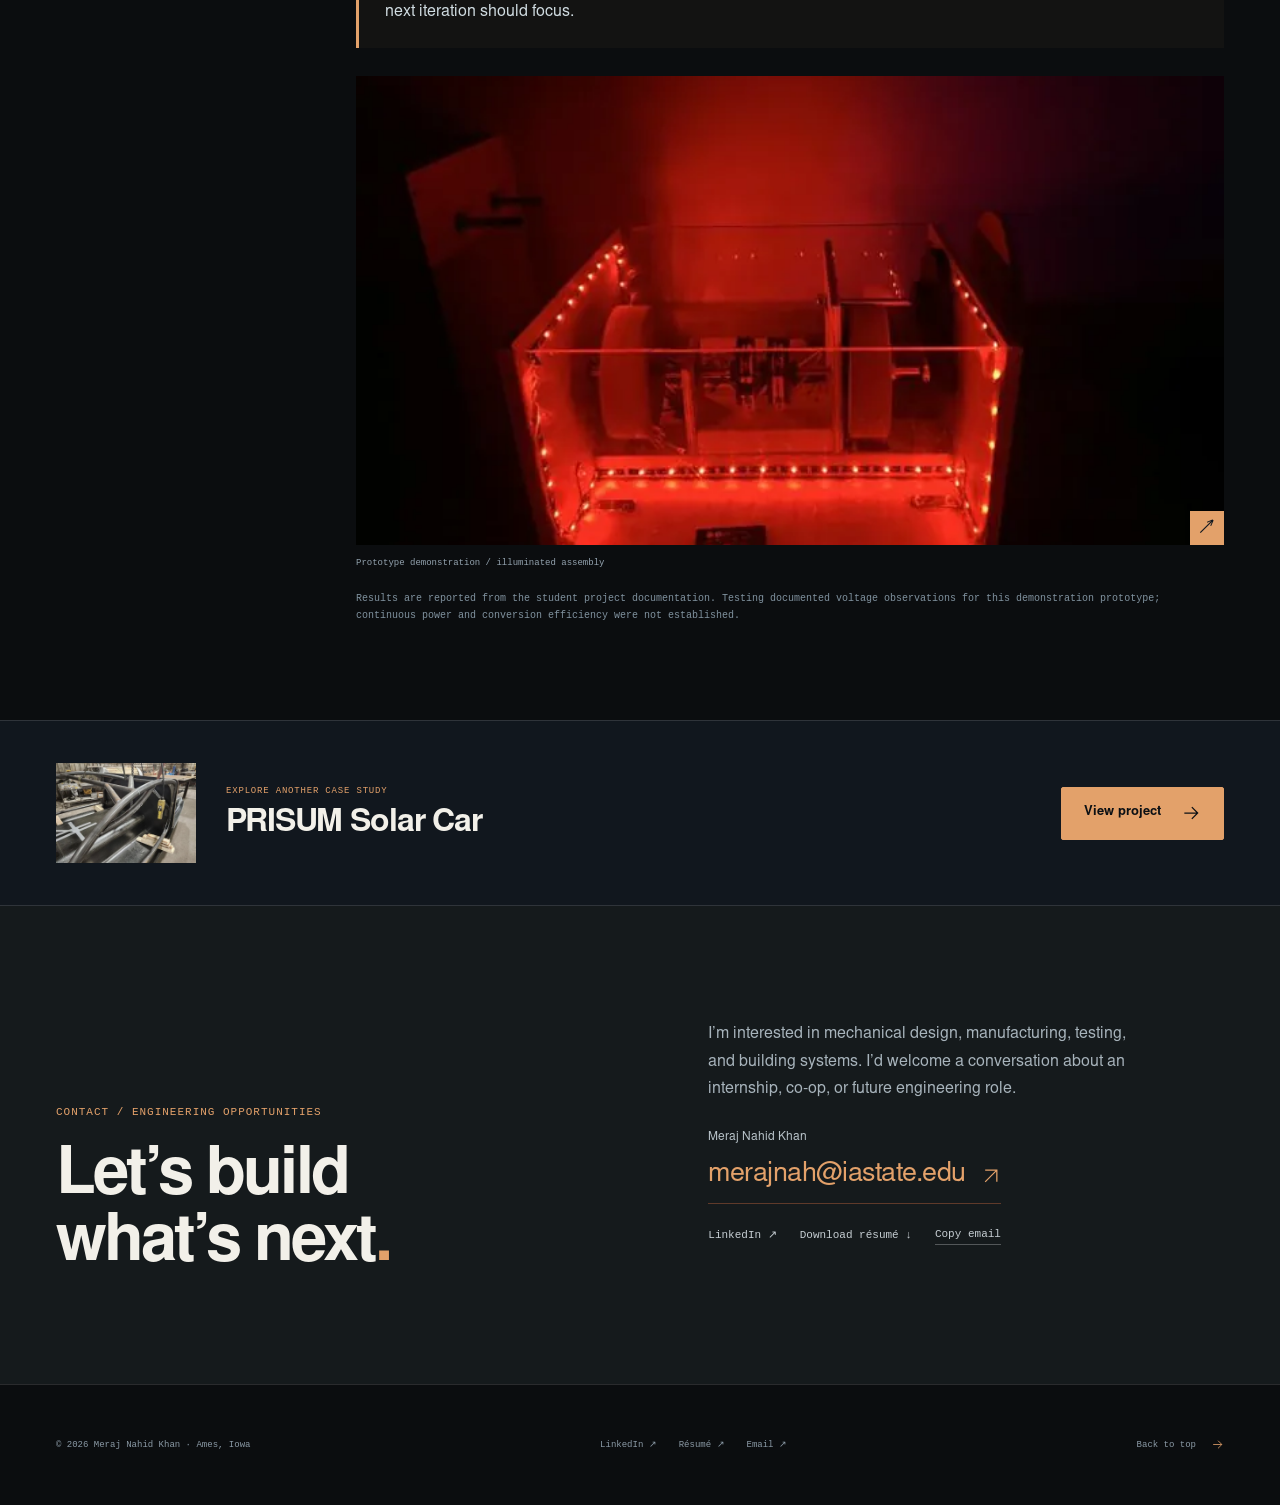
<file: new github portfolio/flywheel.html>
<!doctype html>
<html lang="en"><head><meta charset="utf-8"><meta name="viewport" content="width=device-width, initial-scale=1"><meta name="theme-color" content="#090d12"><title>Flywheel Power Generator | Meraj Nahid Khan</title><meta name="description" content="A team-built hand-powered generator connecting mechanical transmission, electromagnetic induction, and electrical output conditioning."><meta property="og:type" content="website"><meta property="og:title" content="Flywheel Power Generator | Meraj Nahid Khan"><meta property="og:description" content="A team-built hand-powered generator connecting mechanical transmission, electromagnetic induction, and electrical output conditioning."><meta property="og:image:alt" content="Engineering work by Meraj Nahid Khan"><meta name="twitter:card" content="summary_large_image"><link rel="icon" href="assets/favicon.svg" type="image/svg+xml"><link rel="preload" href="assets/NimbusSans-Regular.otf" as="font" type="font/otf" crossorigin><link rel="stylesheet" href="engineering.css?v=3"><link rel="stylesheet" href="refined.css?v=3"><script src="app.js?v=3" defer></script><script type="application/ld+json">{"@context": "https://schema.org", "@type": "Person", "name": "Meraj Nahid Khan", "jobTitle": "Mechanical Engineering Student", "email": "merajnah@iastate.edu", "sameAs": ["https://www.linkedin.com/in/meraj-nahid-k-579793250"], "affiliation": {"@type": "CollegeOrUniversity", "name": "Iowa State University"}}</script></head><body id="top" data-page="flywheel"><a class="skip-link" href="#main">Skip to content</a><div class="scroll-progress" aria-hidden="true"></div>
    <header class="site-header"><div class="container nav-inner"><a class="brand" href="index.html" aria-label="Meraj Nahid Khan — home"><span class="brand-mark" aria-hidden="true">M<span>/</span>K</span><span class="brand-name">Meraj Nahid Khan<small>Mechanical engineering</small></span></a>
    <button type="button" class="menu-toggle" aria-label="Open navigation" aria-controls="main-nav" aria-expanded="false"><svg viewBox="0 0 24 24" fill="none" stroke="currentColor" stroke-width="1.5" aria-hidden="true"><path d="M4 8h16M4 16h16"/></svg></button>
    <nav class="main-nav" id="main-nav" aria-label="Main navigation"><a href="index.html#experience">Experience</a><a href="index.html#projects">Projects</a><a href="archive.html">Gallery</a><a href="index.html#about">About</a><a href="index.html#contact">Contact</a><a class="button small secondary" href="assets/Meraj-Nahid-Khan-Resume.pdf" target="_blank" rel="noopener">Résumé <span class="arrow" aria-hidden="true"><svg viewBox="0 0 24 24" fill="none" stroke="currentColor" stroke-width="1.5"><path d="M5 19 19 5M5 5h14v14"/></svg></span></a></nav></div></header><main id="main"><section class="case-hero"><div class="container"><a class="breadcrumb" href="index.html#projects"><span class="arrow" aria-hidden="true"><svg viewBox="0 0 24 24" fill="none" stroke="currentColor" stroke-width="1.5"><path d="M4 12h16m-7-7 7 7-7 7"/></svg></span> All selected work</a><div class="case-heading"><div><div class="eyebrow accent">Case study 02 / Iowa State / Spring 2025</div><h1>Flywheel Power<br>Generator</h1></div><div><p class="case-summary">A team-built hand-powered generator connecting mechanical transmission, electromagnetic induction, and electrical output conditioning.</p><div class="tag-row"><span class="tag">SolidWorks</span><span class="tag">Gears &amp; shafts</span><span class="tag">Fabrication</span><span class="tag">Soldering</span></div></div></div><figure class="case-cover "><img class="" src="assets/flywheel-expo.webp" srcset="assets/flywheel-expo-small.webp 640w, assets/flywheel-expo.webp 1600w" sizes="92vw" width="1600" height="1200" alt="Flywheel generator prototype and project poster at the 2025 Iowa State design expo" loading="eager" decoding="async" fetchpriority="high"/><figcaption><span>Working team prototype / Iowa State Engineering Design Expo / Spring 2025</span><span>Meraj Nahid Khan / Engineering portfolio</span></figcaption></figure><dl class="case-facts"><div class="case-fact"><dt>Project context</dt><dd>ME 2700 · Team design project</dd></div><div class="case-fact"><dt>My focus</dt><dd>Mechanical design + integration</dd></div><div class="case-fact"><dt>Validation</dt><dd>Physical build + output testing</dd></div></dl></div></section>
    <div class="container case-main"><aside class="case-nav" aria-label="Case study contents"><div class="eyebrow">Inside this case study</div><a href="#objective">01 / Design objective</a><a href="#architecture">02 / System architecture</a><a href="#contribution">03 / My contribution</a><a href="#validation">04 / Validation & results</a><a class="case-nav-bottom" href="assets/Meraj-Nahid-Khan-Resume.pdf" target="_blank" rel="noopener">View résumé <span class="arrow" aria-hidden="true"><svg viewBox="0 0 24 24" fill="none" stroke="currentColor" stroke-width="1.5"><path d="M5 19 19 5M5 5h14v14"/></svg></span></a></aside><article><section class="case-section" id="objective"><div class="eyebrow">01 / objective</div><h2>Turn human input into electrical output.</h2><p class="lead">Build a low-cost demonstration of mechanical power transmission and electrical generation.</p><p>Our Iowa State team developed a hand-cranked flywheel generator for the Spring 2025 engineering design expo. The project combined a crank, gear train, flywheel, rotating magnets, stationary coils, and a rectifier-capacitor circuit in one physical prototype.</p><div class="insight"><div class="eyebrow">My contribution</div><p>I worked on SolidWorks parts and assemblies, mechanical integration, copper-coil preparation, and soldering the rectifier and capacitor circuitry.</p></div></section><section class="case-section" id="architecture"><div class="eyebrow">02 / architecture</div><h2>Connect the mechanical and electrical systems.</h2><p>The crank and gear train drive the rotating assembly. Magnets move relative to copper coils to induce voltage. A bridge rectifier and capacitor circuit condition the output.</p><div class="conversion-path"><div class="conversion-step"><div class="eyebrow">01 / Input</div><strong>Hand crank</strong><small>Human mechanical input</small></div><div class="conversion-step"><div class="eyebrow">02 / Transmission</div><strong>Gears &amp; flywheel</strong><small>Speed transfer and rotational inertia</small></div><div class="conversion-step"><div class="eyebrow">03 / Generation</div><strong>Magnets &amp; coils</strong><small>Electromagnetic induction</small></div><div class="conversion-step"><div class="eyebrow">04 / Conditioning</div><strong>Rectifier &amp; capacitor</strong><small>Rectified and stored output</small></div></div><div class="case-gallery"><figure class="gallery-figure wide contain"><button type="button" class="gallery-button" data-lightbox="assets/flywheel-cad.webp" data-caption="SolidWorks / overall assembly concept" aria-label="Enlarge: SolidWorks / overall assembly concept"><img class="" src="assets/flywheel-cad.webp" srcset="assets/flywheel-cad-small.webp 640w, assets/flywheel-cad.webp 1083w" sizes="(max-width: 800px) 92vw, 50vw" width="1083" height="607" alt="SolidWorks rendering of the assembled flywheel generator" loading="lazy" decoding="async"/></button><figcaption>SolidWorks / overall assembly concept</figcaption></figure><figure class="gallery-figure contain"><button type="button" class="gallery-button" data-lightbox="assets/flywheel-exploded.webp" data-caption="Assembly relationships / exploded CAD view" aria-label="Enlarge: Assembly relationships / exploded CAD view"><img class="" src="assets/flywheel-exploded.webp" srcset="assets/flywheel-exploded-small.webp 640w, assets/flywheel-exploded.webp 648w" sizes="(max-width: 800px) 92vw, 50vw" width="648" height="432" alt="Exploded CAD view of the generator assembly" loading="lazy" decoding="async"/></button><figcaption>Assembly relationships / exploded CAD view</figcaption></figure><figure class="gallery-figure contain"><button type="button" class="gallery-button" data-lightbox="assets/flywheel-gears.webp" data-caption="Power transmission / gear interface" aria-label="Enlarge: Power transmission / gear interface"><img class="" src="assets/flywheel-gears.webp" srcset="assets/flywheel-gears-small.webp 640w, assets/flywheel-gears.webp 648w" sizes="(max-width: 800px) 92vw, 50vw" width="648" height="432" alt="CAD detail of meshing gears in the flywheel generator" loading="lazy" decoding="async"/></button><figcaption>Power transmission / gear interface</figcaption></figure></div></section><section class="case-section" id="contribution"><div class="eyebrow">03 / contribution</div><h2>Take the design beyond the screen.</h2><ol class="process-list"><li><div><h3>Mechanical design and integration</h3><p>Designed and refined SolidWorks parts and assemblies. Helped integrate the frame, flywheel, shafts, bearings, and gears into the power transmission system.</p></div></li><li><div><h3>Electrical assembly</h3><p>Prepared and wound copper coils. Soldered the bridge rectifier and capacitor circuitry and integrated it with the rotating-magnet and stationary-coil arrangement.</p></div></li><li><div><h3>Fabrication and fit-up</h3><p>Contributed to the physical build using a wooden frame, 3D-printed parts, shaft and bearing assembly, and mechanical/electrical fit-up.</p></div></li></ol><div class="case-gallery"><figure class="gallery-figure portrait"><button type="button" class="gallery-button" data-lightbox="assets/flywheel-build.webp" data-caption="Physical build / frame, shafts, and rotating assembly" aria-label="Enlarge: Physical build / frame, shafts, and rotating assembly"><img class="" src="assets/flywheel-build.webp" srcset="assets/flywheel-build-small.webp 480w, assets/flywheel-build.webp 1200w" sizes="(max-width: 800px) 92vw, 50vw" width="1200" height="1600" alt="Hand-cranked flywheel prototype with wooden frame and visible shaft assembly" loading="lazy" decoding="async"/></button><figcaption>Physical build / frame, shafts, and rotating assembly</figcaption></figure><figure class="gallery-figure "><button type="button" class="gallery-button" data-lightbox="assets/flywheel-expo.webp" data-caption="Team prototype / Spring 2025 Design Expo" aria-label="Enlarge: Team prototype / Spring 2025 Design Expo"><img class="" src="assets/flywheel-expo.webp" srcset="assets/flywheel-expo-small.webp 640w, assets/flywheel-expo.webp 1600w" sizes="(max-width: 800px) 92vw, 50vw" width="1600" height="1200" alt="Generator exhibited beside the project poster at the Iowa State design expo" loading="lazy" decoding="async"/></button><figcaption>Team prototype / Spring 2025 Design Expo</figcaption></figure></div></section><section class="case-section" id="validation"><div class="eyebrow">04 / validation</div><h2>A working proof of concept.</h2><p>The project documentation reports a generated voltage range of 3.5–8 V and a 5 V DC stored/conditioned output at approximately 150 rpm crank speed.</p><div class="result-grid"><div class="result"><strong>3.5–8 V</strong><span>Reported generated voltage</span></div><div class="result"><strong>5 V DC</strong><span>Reported conditioned output</span></div><div class="result"><strong>≈150 rpm</strong><span>Reported crank test speed</span></div></div><p>Output fell substantially at lower crank speeds. That observation connects the mechanical input directly to generator performance and identifies an important limitation for future development.</p><div class="insight"><div class="eyebrow">What testing taught me</div><p>A functioning assembly is only the first step. Operating conditions matter, and prototype testing reveals where the next iteration should focus.</p></div><div class="case-gallery"><figure class="gallery-figure wide"><button type="button" class="gallery-button" data-lightbox="assets/flywheel-powered.webp" data-caption="Prototype demonstration / illuminated assembly" aria-label="Enlarge: Prototype demonstration / illuminated assembly"><img class="" src="assets/flywheel-powered.webp" srcset="assets/flywheel-powered-small.webp 640w, assets/flywheel-powered.webp 648w" sizes="(max-width: 800px) 92vw, 50vw" width="648" height="432" alt="Completed flywheel generator with lights illuminated during a demonstration" loading="lazy" decoding="async"/></button><figcaption>Prototype demonstration / illuminated assembly</figcaption></figure></div><p class="scope-note">Results are reported from the student project documentation. Testing documented voltage observations for this demonstration prototype; continuous power and conversion efficiency were not established.</p></section></article></div>
    <section class="case-next"><div class="container"><a class="case-next-inner" href="prisum.html"><img class="" src="assets/prisum-detail.webp" srcset="assets/prisum-detail-small.webp 640w, assets/prisum-detail.webp 1260w" sizes="140px" width="1260" height="941" alt="PRISUM solar car team structure with tubular frame and mechanical interfaces" loading="lazy" decoding="async"/><div><div class="eyebrow">Explore another case study</div><h2>PRISUM Solar Car</h2></div><span class="button">View project <span class="arrow" aria-hidden="true"><svg viewBox="0 0 24 24" fill="none" stroke="currentColor" stroke-width="1.5"><path d="M4 12h16m-7-7 7 7-7 7"/></svg></span></span></a></div></section><section class="contact" id="contact"><div class="container contact-grid"><div><div class="eyebrow orange">Contact / Engineering opportunities</div><h2>Let’s build<br>what’s next<span>.</span></h2></div><div class="contact-details"><p>I’m interested in mechanical design, manufacturing, testing, and building systems. I’d welcome a conversation about an internship, co-op, or future engineering role.</p><div class="contact-name">Meraj Nahid Khan</div><a class="contact-email" href="mailto:merajnah@iastate.edu?subject=Engineering%20opportunity">merajnah@iastate.edu <span class="arrow" aria-hidden="true"><svg viewBox="0 0 24 24" fill="none" stroke="currentColor" stroke-width="1.5"><path d="M5 19 19 5M5 5h14v14"/></svg></span></a><div class="contact-links"><a href="https://www.linkedin.com/in/meraj-nahid-k-579793250" target="_blank" rel="noopener noreferrer">LinkedIn ↗</a><a href="assets/Meraj-Nahid-Khan-Resume.pdf" download="Meraj-Nahid-Khan-Resume.pdf">Download résumé ↓</a><button class="copy-email" data-copy-email type="button">Copy email</button></div><div class="copy-status" role="status" aria-live="polite"></div></div></div></section></main><dialog class="lightbox" aria-label="Project photograph viewer" aria-describedby="lightbox-caption">
    <span class="lightbox-count" aria-live="polite"></span><button class="lightbox-close" aria-label="Close photograph" type="button">×</button>
    <div class="lightbox-layout"><img class="lightbox-image" alt=""/><p class="lightbox-caption" id="lightbox-caption"></p></div>
    <button type="button" class="lightbox-prev" aria-label="Previous photograph"><span class="arrow" aria-hidden="true"><svg viewBox="0 0 24 24" fill="none" stroke="currentColor" stroke-width="1.5"><path d="M4 12h16m-7-7 7 7-7 7"/></svg></span></button><button type="button" class="lightbox-next" aria-label="Next photograph"><span class="arrow" aria-hidden="true"><svg viewBox="0 0 24 24" fill="none" stroke="currentColor" stroke-width="1.5"><path d="M4 12h16m-7-7 7 7-7 7"/></svg></span></button></dialog><footer class="site-footer"><div class="container footer-row"><span>© 2026 Meraj Nahid Khan · Ames, Iowa</span><div class="footer-links"><a href="https://www.linkedin.com/in/meraj-nahid-k-579793250" target="_blank" rel="noopener noreferrer">LinkedIn ↗</a><a href="assets/Meraj-Nahid-Khan-Resume.pdf" target="_blank" rel="noopener">Résumé ↗</a><a href="mailto:merajnah@iastate.edu">Email ↗</a></div><a href="#top">Back to top <span class="arrow" aria-hidden="true"><svg viewBox="0 0 24 24" fill="none" stroke="currentColor" stroke-width="1.5"><path d="M4 12h16m-7-7 7 7-7 7"/></svg></span></a></div></footer><a href="#top" class="back-to-top" aria-label="Back to top"><span class="arrow" aria-hidden="true"><svg viewBox="0 0 24 24" fill="none" stroke="currentColor" stroke-width="1.5"><path d="M4 12h16m-7-7 7 7-7 7"/></svg></span></a></body></html>
</file>
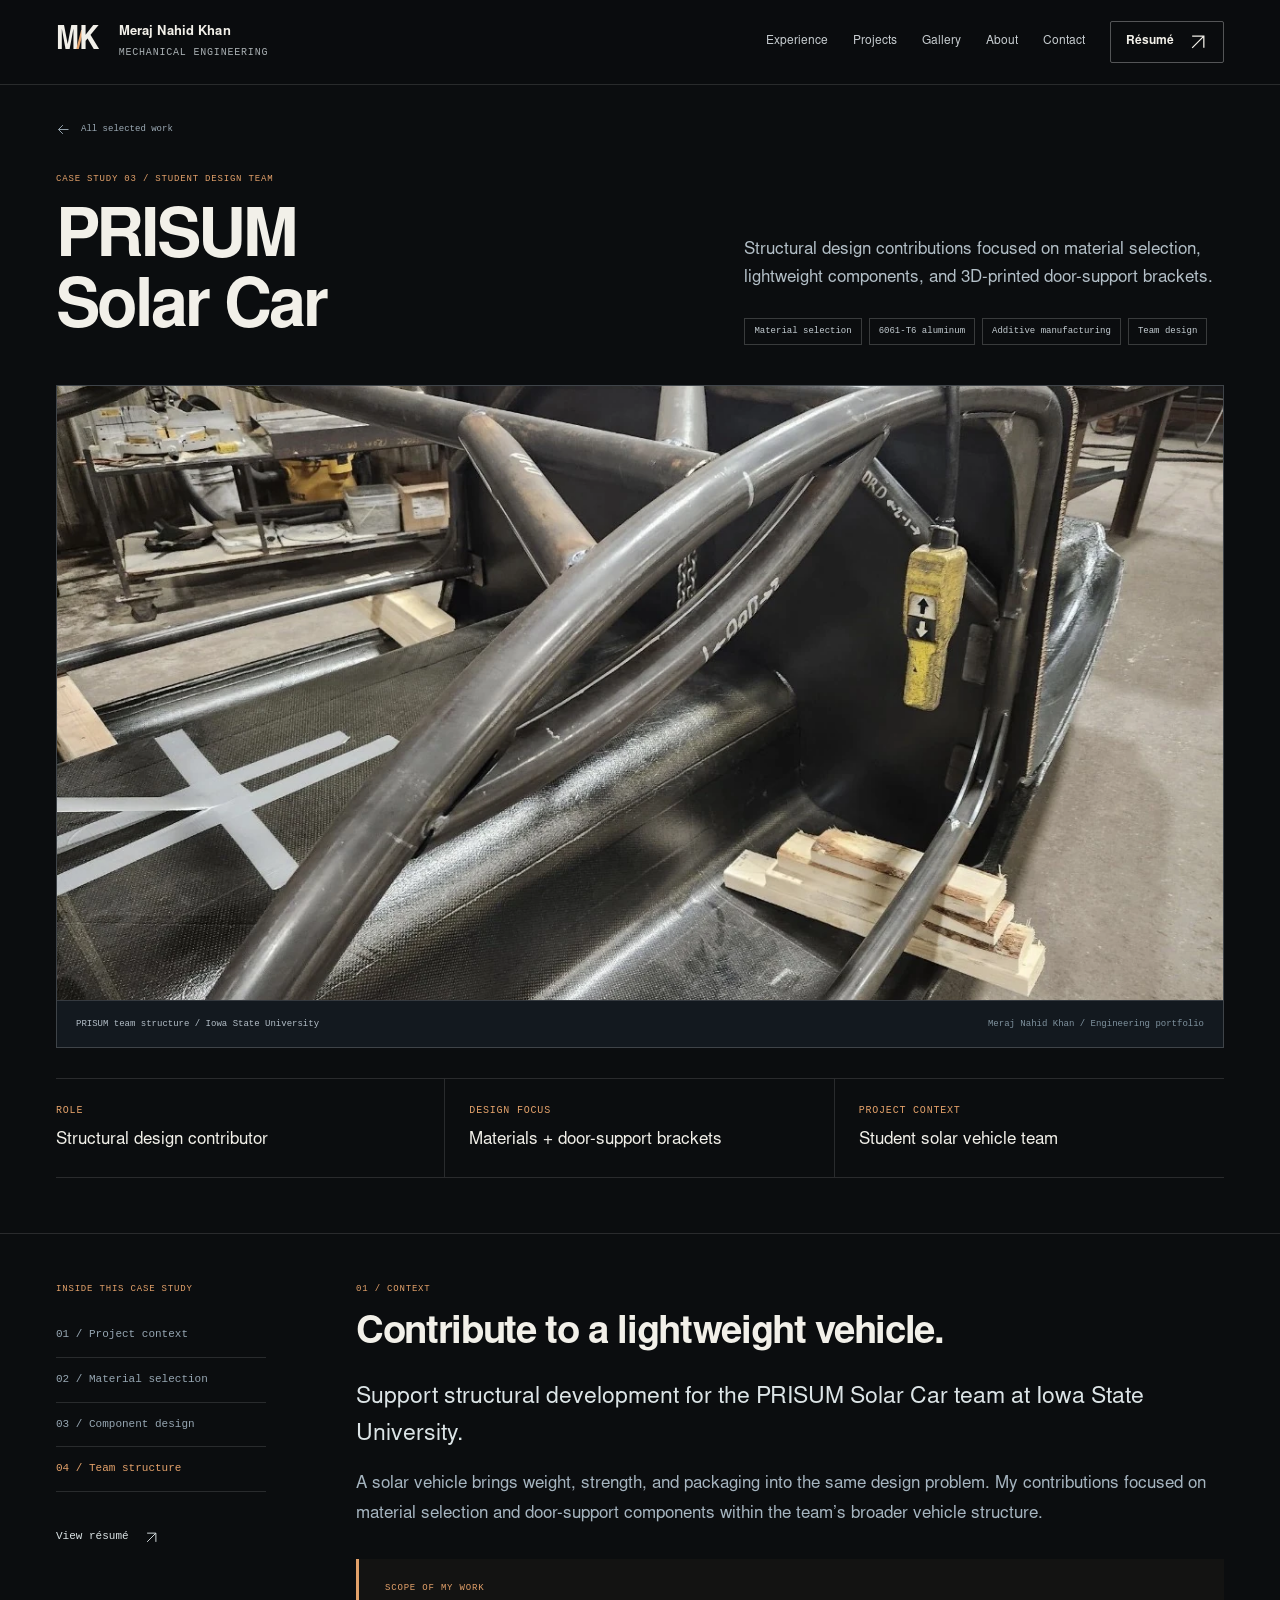
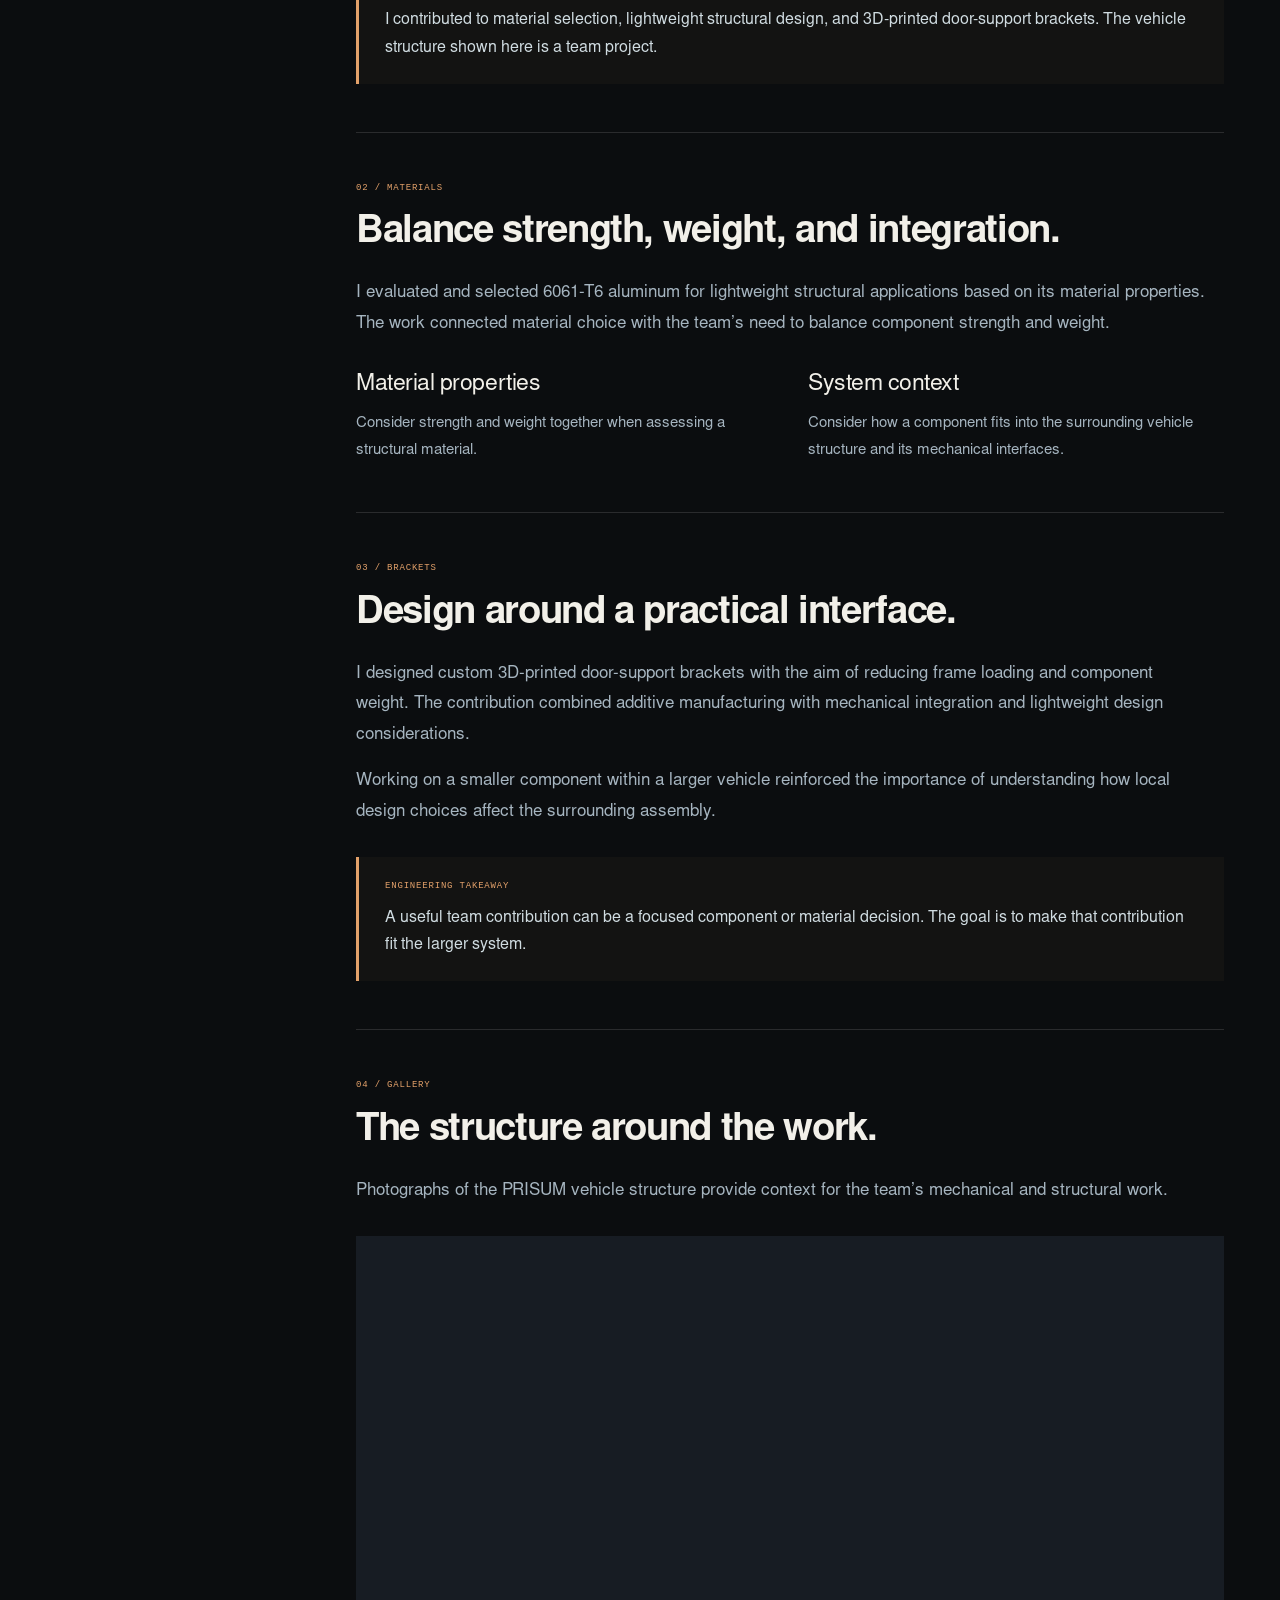
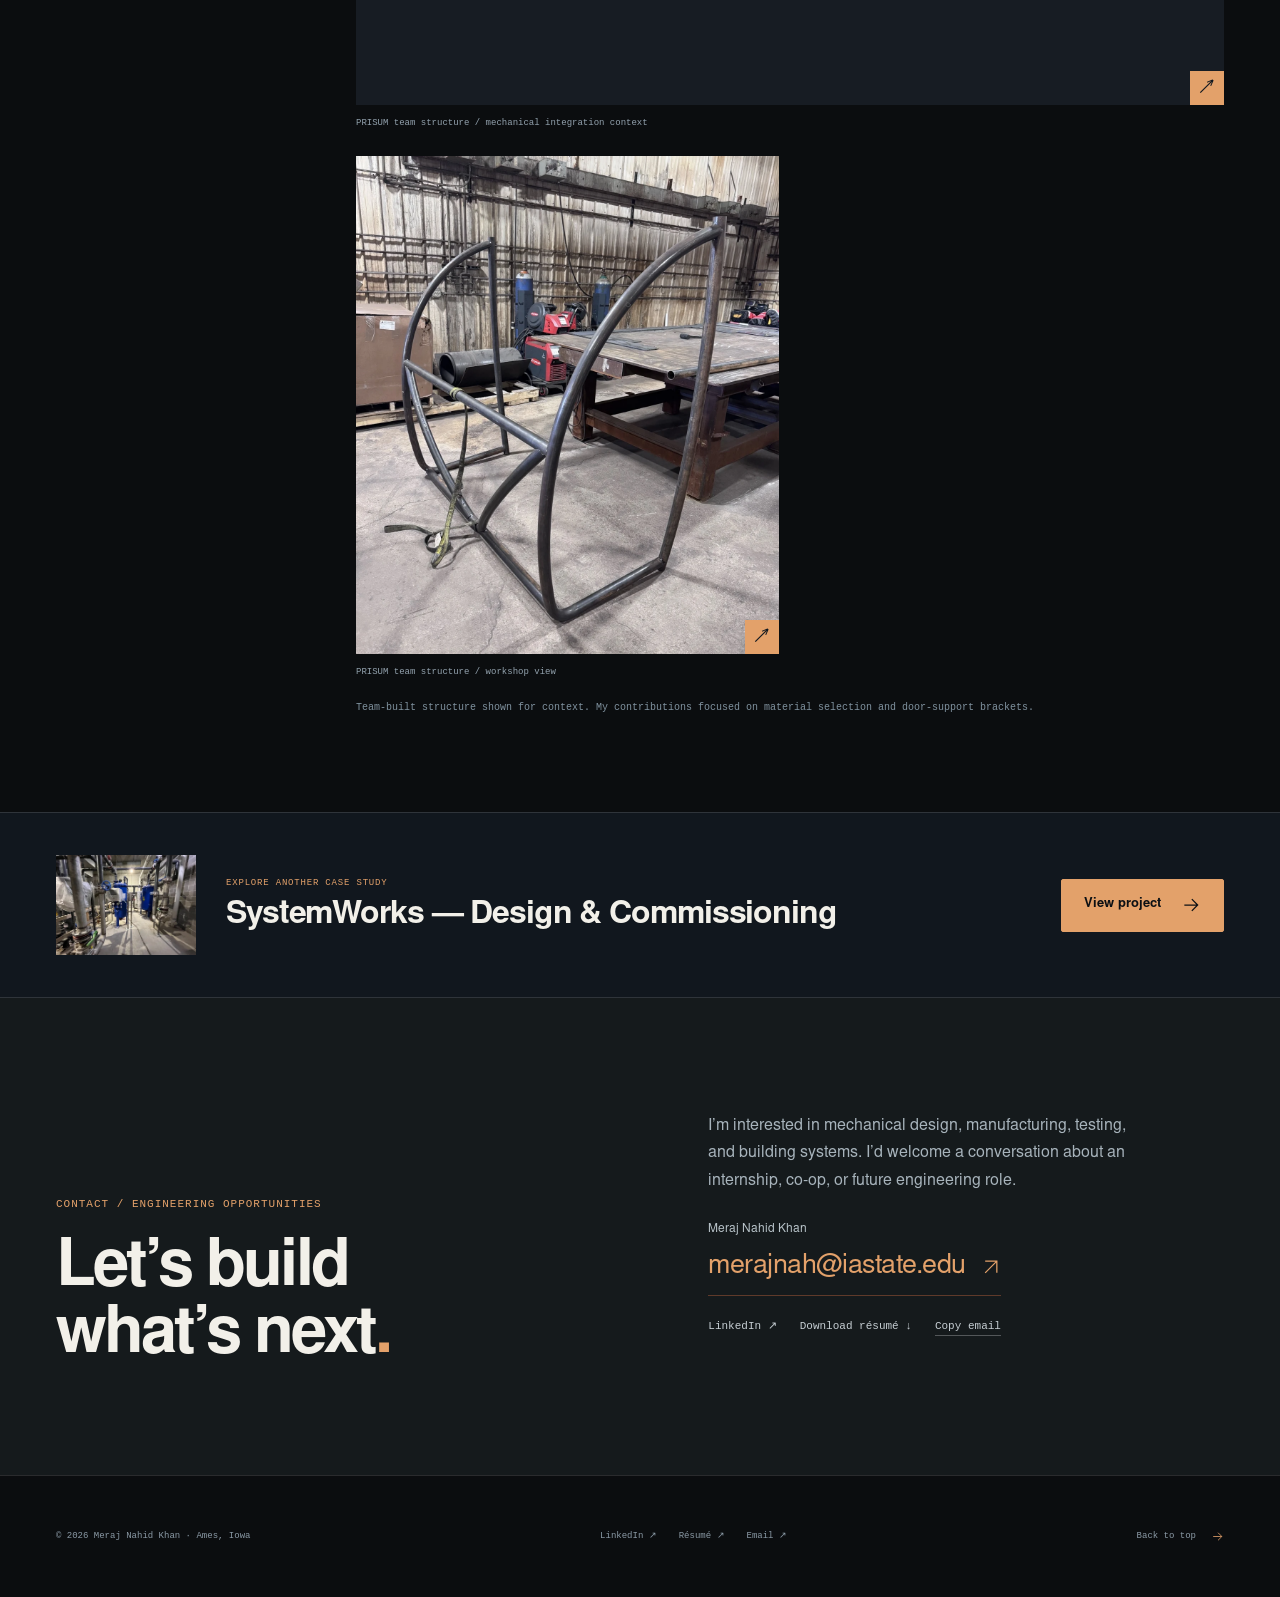
<file: new github portfolio/prisum.html>
<!doctype html>
<html lang="en"><head><meta charset="utf-8"><meta name="viewport" content="width=device-width, initial-scale=1"><meta name="theme-color" content="#090d12"><title>PRISUM Solar Car | Meraj Nahid Khan</title><meta name="description" content="Structural design contributions focused on material selection, lightweight components, and 3D-printed door-support brackets."><meta property="og:type" content="website"><meta property="og:title" content="PRISUM Solar Car | Meraj Nahid Khan"><meta property="og:description" content="Structural design contributions focused on material selection, lightweight components, and 3D-printed door-support brackets."><meta property="og:image:alt" content="Engineering work by Meraj Nahid Khan"><meta name="twitter:card" content="summary_large_image"><link rel="icon" href="assets/favicon.svg" type="image/svg+xml"><link rel="preload" href="assets/NimbusSans-Regular.otf" as="font" type="font/otf" crossorigin><link rel="stylesheet" href="engineering.css?v=3"><link rel="stylesheet" href="refined.css?v=3"><script src="app.js?v=3" defer></script><script type="application/ld+json">{"@context": "https://schema.org", "@type": "Person", "name": "Meraj Nahid Khan", "jobTitle": "Mechanical Engineering Student", "email": "merajnah@iastate.edu", "sameAs": ["https://www.linkedin.com/in/meraj-nahid-k-579793250"], "affiliation": {"@type": "CollegeOrUniversity", "name": "Iowa State University"}}</script></head><body id="top" data-page="prisum"><a class="skip-link" href="#main">Skip to content</a><div class="scroll-progress" aria-hidden="true"></div>
    <header class="site-header"><div class="container nav-inner"><a class="brand" href="index.html" aria-label="Meraj Nahid Khan — home"><span class="brand-mark" aria-hidden="true">M<span>/</span>K</span><span class="brand-name">Meraj Nahid Khan<small>Mechanical engineering</small></span></a>
    <button type="button" class="menu-toggle" aria-label="Open navigation" aria-controls="main-nav" aria-expanded="false"><svg viewBox="0 0 24 24" fill="none" stroke="currentColor" stroke-width="1.5" aria-hidden="true"><path d="M4 8h16M4 16h16"/></svg></button>
    <nav class="main-nav" id="main-nav" aria-label="Main navigation"><a href="index.html#experience">Experience</a><a href="index.html#projects">Projects</a><a href="archive.html">Gallery</a><a href="index.html#about">About</a><a href="index.html#contact">Contact</a><a class="button small secondary" href="assets/Meraj-Nahid-Khan-Resume.pdf" target="_blank" rel="noopener">Résumé <span class="arrow" aria-hidden="true"><svg viewBox="0 0 24 24" fill="none" stroke="currentColor" stroke-width="1.5"><path d="M5 19 19 5M5 5h14v14"/></svg></span></a></nav></div></header><main id="main"><section class="case-hero"><div class="container"><a class="breadcrumb" href="index.html#projects"><span class="arrow" aria-hidden="true"><svg viewBox="0 0 24 24" fill="none" stroke="currentColor" stroke-width="1.5"><path d="M4 12h16m-7-7 7 7-7 7"/></svg></span> All selected work</a><div class="case-heading"><div><div class="eyebrow accent">Case study 03 / Student design team</div><h1>PRISUM<br>Solar Car</h1></div><div><p class="case-summary">Structural design contributions focused on material selection, lightweight components, and 3D-printed door-support brackets.</p><div class="tag-row"><span class="tag">Material selection</span><span class="tag">6061-T6 aluminum</span><span class="tag">Additive manufacturing</span><span class="tag">Team design</span></div></div></div><figure class="case-cover "><img class="" src="assets/prisum-detail.webp" srcset="assets/prisum-detail-small.webp 640w, assets/prisum-detail.webp 1260w" sizes="92vw" width="1260" height="941" alt="PRISUM solar car team structure showing tubular members and mechanical interfaces" loading="eager" decoding="async" fetchpriority="high"/><figcaption><span>PRISUM team structure / Iowa State University</span><span>Meraj Nahid Khan / Engineering portfolio</span></figcaption></figure><dl class="case-facts"><div class="case-fact"><dt>Role</dt><dd>Structural design contributor</dd></div><div class="case-fact"><dt>Design focus</dt><dd>Materials + door-support brackets</dd></div><div class="case-fact"><dt>Project context</dt><dd>Student solar vehicle team</dd></div></dl></div></section>
    <div class="container case-main"><aside class="case-nav" aria-label="Case study contents"><div class="eyebrow">Inside this case study</div><a href="#context">01 / Project context</a><a href="#materials">02 / Material selection</a><a href="#brackets">03 / Component design</a><a href="#gallery">04 / Team structure</a><a class="case-nav-bottom" href="assets/Meraj-Nahid-Khan-Resume.pdf" target="_blank" rel="noopener">View résumé <span class="arrow" aria-hidden="true"><svg viewBox="0 0 24 24" fill="none" stroke="currentColor" stroke-width="1.5"><path d="M5 19 19 5M5 5h14v14"/></svg></span></a></aside><article><section class="case-section" id="context"><div class="eyebrow">01 / context</div><h2>Contribute to a lightweight vehicle.</h2><p class="lead">Support structural development for the PRISUM Solar Car team at Iowa State University.</p><p>A solar vehicle brings weight, strength, and packaging into the same design problem. My contributions focused on material selection and door-support components within the team’s broader vehicle structure.</p><div class="insight"><div class="eyebrow">Scope of my work</div><p>I contributed to material selection, lightweight structural design, and 3D-printed door-support brackets. The vehicle structure shown here is a team project.</p></div></section><section class="case-section" id="materials"><div class="eyebrow">02 / materials</div><h2>Balance strength, weight, and integration.</h2><p>I evaluated and selected 6061-T6 aluminum for lightweight structural applications based on its material properties. The work connected material choice with the team’s need to balance component strength and weight.</p><div class="case-split"><div><h3>Material properties</h3><p>Consider strength and weight together when assessing a structural material.</p></div><div><h3>System context</h3><p>Consider how a component fits into the surrounding vehicle structure and its mechanical interfaces.</p></div></div></section><section class="case-section" id="brackets"><div class="eyebrow">03 / brackets</div><h2>Design around a practical interface.</h2><p>I designed custom 3D-printed door-support brackets with the aim of reducing frame loading and component weight. The contribution combined additive manufacturing with mechanical integration and lightweight design considerations.</p><p>Working on a smaller component within a larger vehicle reinforced the importance of understanding how local design choices affect the surrounding assembly.</p><div class="insight"><div class="eyebrow">Engineering takeaway</div><p>A useful team contribution can be a focused component or material decision. The goal is to make that contribution fit the larger system.</p></div></section><section class="case-section" id="gallery"><div class="eyebrow">04 / gallery</div><h2>The structure around the work.</h2><p>Photographs of the PRISUM vehicle structure provide context for the team’s mechanical and structural work.</p><div class="case-gallery"><figure class="gallery-figure wide"><button type="button" class="gallery-button" data-lightbox="assets/prisum-detail.webp" data-caption="PRISUM team structure / mechanical integration context" aria-label="Enlarge: PRISUM team structure / mechanical integration context"><img class="" src="assets/prisum-detail.webp" srcset="assets/prisum-detail-small.webp 640w, assets/prisum-detail.webp 1260w" sizes="(max-width: 800px) 92vw, 50vw" width="1260" height="941" alt="Close view of PRISUM solar car structure and tubular interfaces" loading="lazy" decoding="async"/></button><figcaption>PRISUM team structure / mechanical integration context</figcaption></figure><figure class="gallery-figure portrait"><button type="button" class="gallery-button" data-lightbox="assets/prisum-frame.webp" data-caption="PRISUM team structure / workshop view" aria-label="Enlarge: PRISUM team structure / workshop view"><img class="" src="assets/prisum-frame.webp" srcset="assets/prisum-frame-small.webp 474w, assets/prisum-frame.webp 1186w" sizes="(max-width: 800px) 92vw, 50vw" width="1186" height="1600" alt="Upright tubular frame structure in the PRISUM workshop" loading="lazy" decoding="async"/></button><figcaption>PRISUM team structure / workshop view</figcaption></figure></div><p class="scope-note">Team-built structure shown for context. My contributions focused on material selection and door-support brackets.</p></section></article></div>
    <section class="case-next"><div class="container"><a class="case-next-inner" href="systemworks.html"><img class="" src="assets/hvac-piping.webp" srcset="assets/hvac-piping-small.webp 640w, assets/hvac-piping.webp 1600w" sizes="140px" width="1600" height="1200" alt="Mechanical-room piping and equipment from SystemWorks commissioning experience" loading="lazy" decoding="async"/><div><div class="eyebrow">Explore another case study</div><h2>SystemWorks — Design & Commissioning</h2></div><span class="button">View project <span class="arrow" aria-hidden="true"><svg viewBox="0 0 24 24" fill="none" stroke="currentColor" stroke-width="1.5"><path d="M4 12h16m-7-7 7 7-7 7"/></svg></span></span></a></div></section><section class="contact" id="contact"><div class="container contact-grid"><div><div class="eyebrow orange">Contact / Engineering opportunities</div><h2>Let’s build<br>what’s next<span>.</span></h2></div><div class="contact-details"><p>I’m interested in mechanical design, manufacturing, testing, and building systems. I’d welcome a conversation about an internship, co-op, or future engineering role.</p><div class="contact-name">Meraj Nahid Khan</div><a class="contact-email" href="mailto:merajnah@iastate.edu?subject=Engineering%20opportunity">merajnah@iastate.edu <span class="arrow" aria-hidden="true"><svg viewBox="0 0 24 24" fill="none" stroke="currentColor" stroke-width="1.5"><path d="M5 19 19 5M5 5h14v14"/></svg></span></a><div class="contact-links"><a href="https://www.linkedin.com/in/meraj-nahid-k-579793250" target="_blank" rel="noopener noreferrer">LinkedIn ↗</a><a href="assets/Meraj-Nahid-Khan-Resume.pdf" download="Meraj-Nahid-Khan-Resume.pdf">Download résumé ↓</a><button class="copy-email" data-copy-email type="button">Copy email</button></div><div class="copy-status" role="status" aria-live="polite"></div></div></div></section></main><dialog class="lightbox" aria-label="Project photograph viewer" aria-describedby="lightbox-caption">
    <span class="lightbox-count" aria-live="polite"></span><button class="lightbox-close" aria-label="Close photograph" type="button">×</button>
    <div class="lightbox-layout"><img class="lightbox-image" alt=""/><p class="lightbox-caption" id="lightbox-caption"></p></div>
    <button type="button" class="lightbox-prev" aria-label="Previous photograph"><span class="arrow" aria-hidden="true"><svg viewBox="0 0 24 24" fill="none" stroke="currentColor" stroke-width="1.5"><path d="M4 12h16m-7-7 7 7-7 7"/></svg></span></button><button type="button" class="lightbox-next" aria-label="Next photograph"><span class="arrow" aria-hidden="true"><svg viewBox="0 0 24 24" fill="none" stroke="currentColor" stroke-width="1.5"><path d="M4 12h16m-7-7 7 7-7 7"/></svg></span></button></dialog><footer class="site-footer"><div class="container footer-row"><span>© 2026 Meraj Nahid Khan · Ames, Iowa</span><div class="footer-links"><a href="https://www.linkedin.com/in/meraj-nahid-k-579793250" target="_blank" rel="noopener noreferrer">LinkedIn ↗</a><a href="assets/Meraj-Nahid-Khan-Resume.pdf" target="_blank" rel="noopener">Résumé ↗</a><a href="mailto:merajnah@iastate.edu">Email ↗</a></div><a href="#top">Back to top <span class="arrow" aria-hidden="true"><svg viewBox="0 0 24 24" fill="none" stroke="currentColor" stroke-width="1.5"><path d="M4 12h16m-7-7 7 7-7 7"/></svg></span></a></div></footer><a href="#top" class="back-to-top" aria-label="Back to top"><span class="arrow" aria-hidden="true"><svg viewBox="0 0 24 24" fill="none" stroke="currentColor" stroke-width="1.5"><path d="M4 12h16m-7-7 7 7-7 7"/></svg></span></a></body></html>
</file>
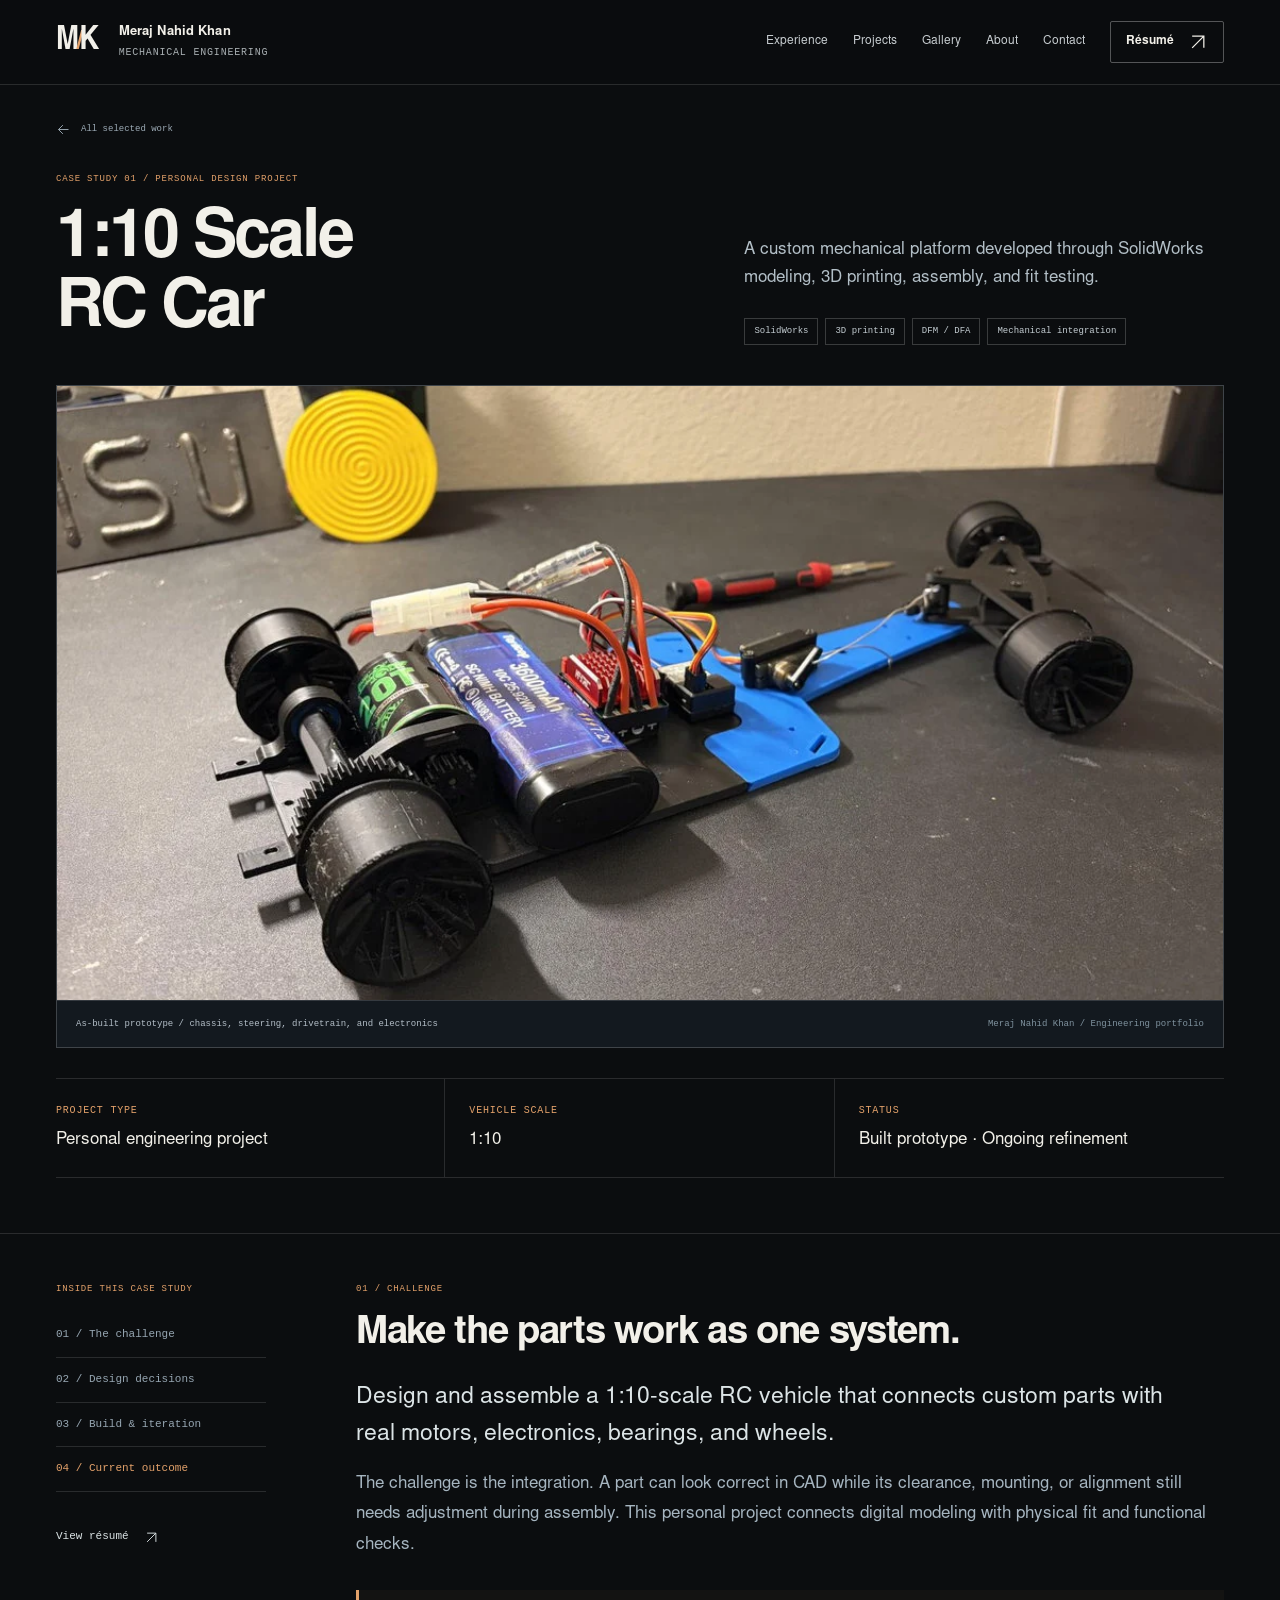
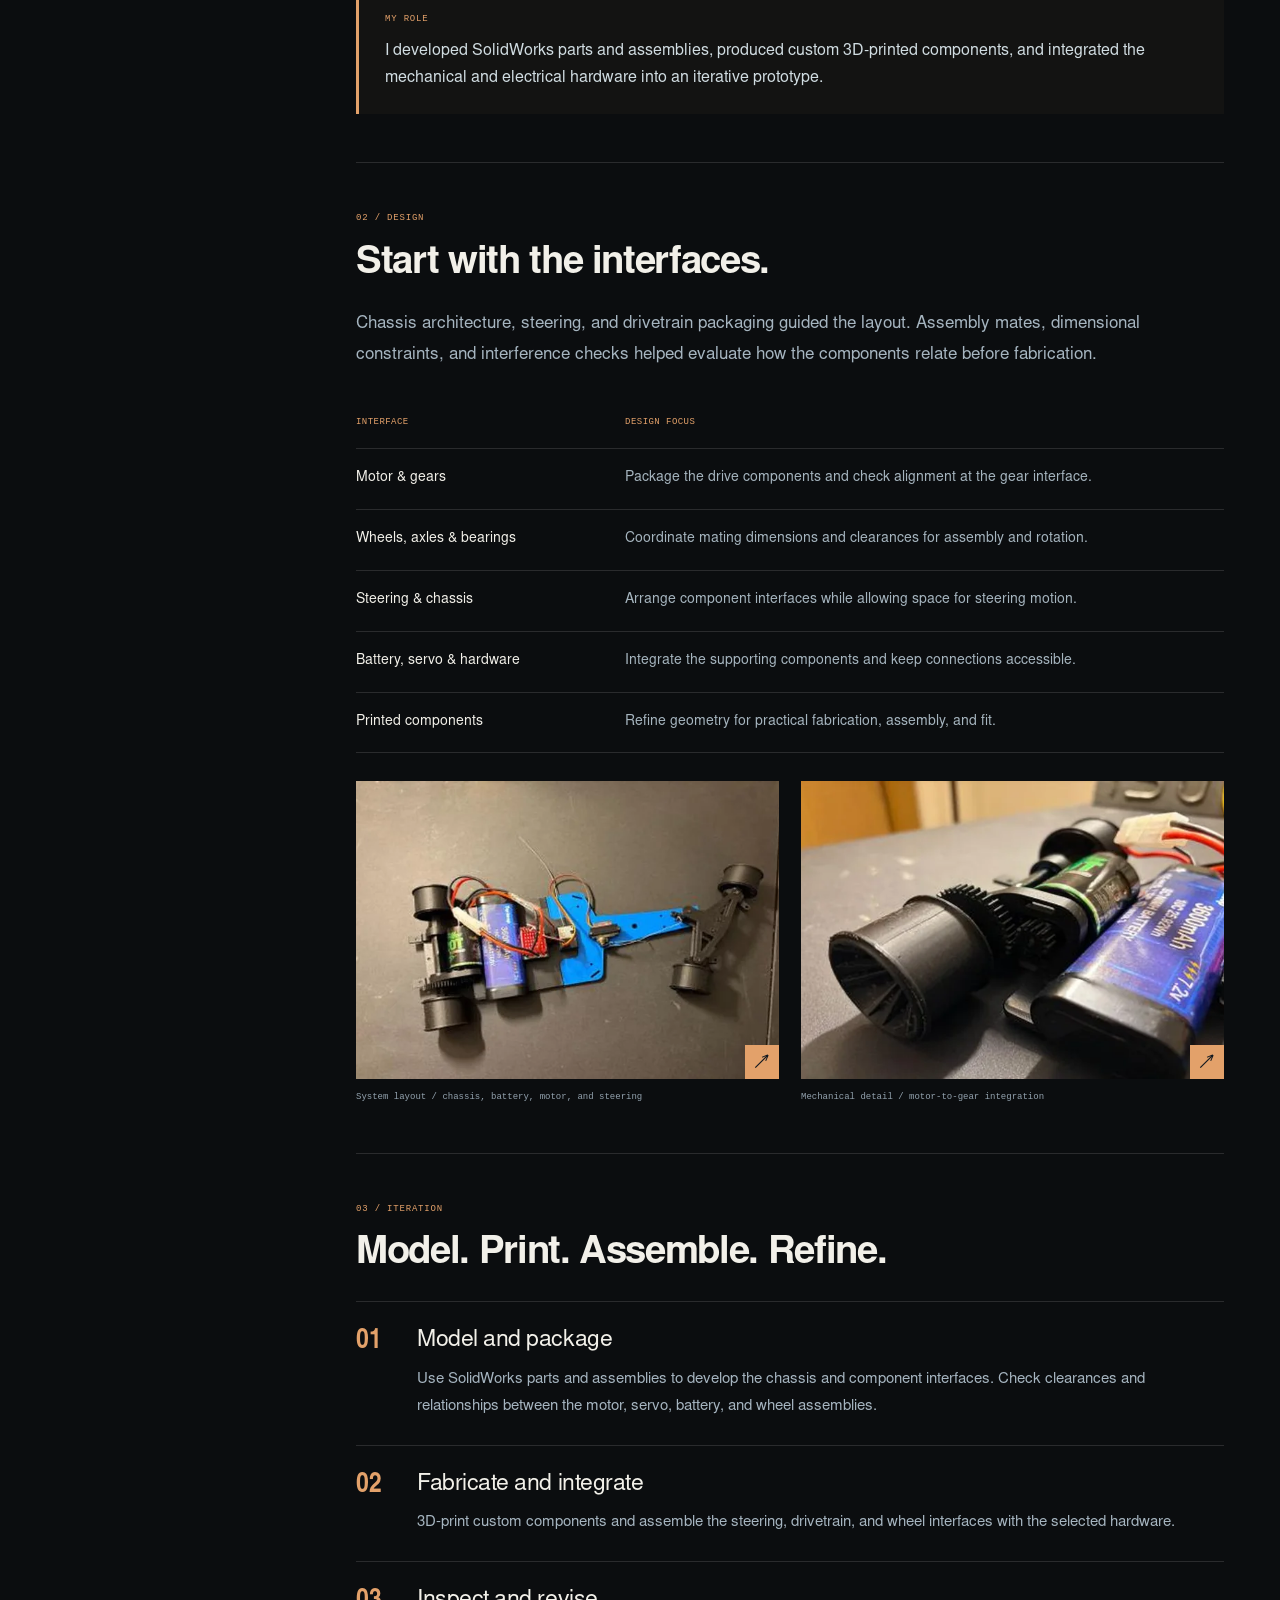
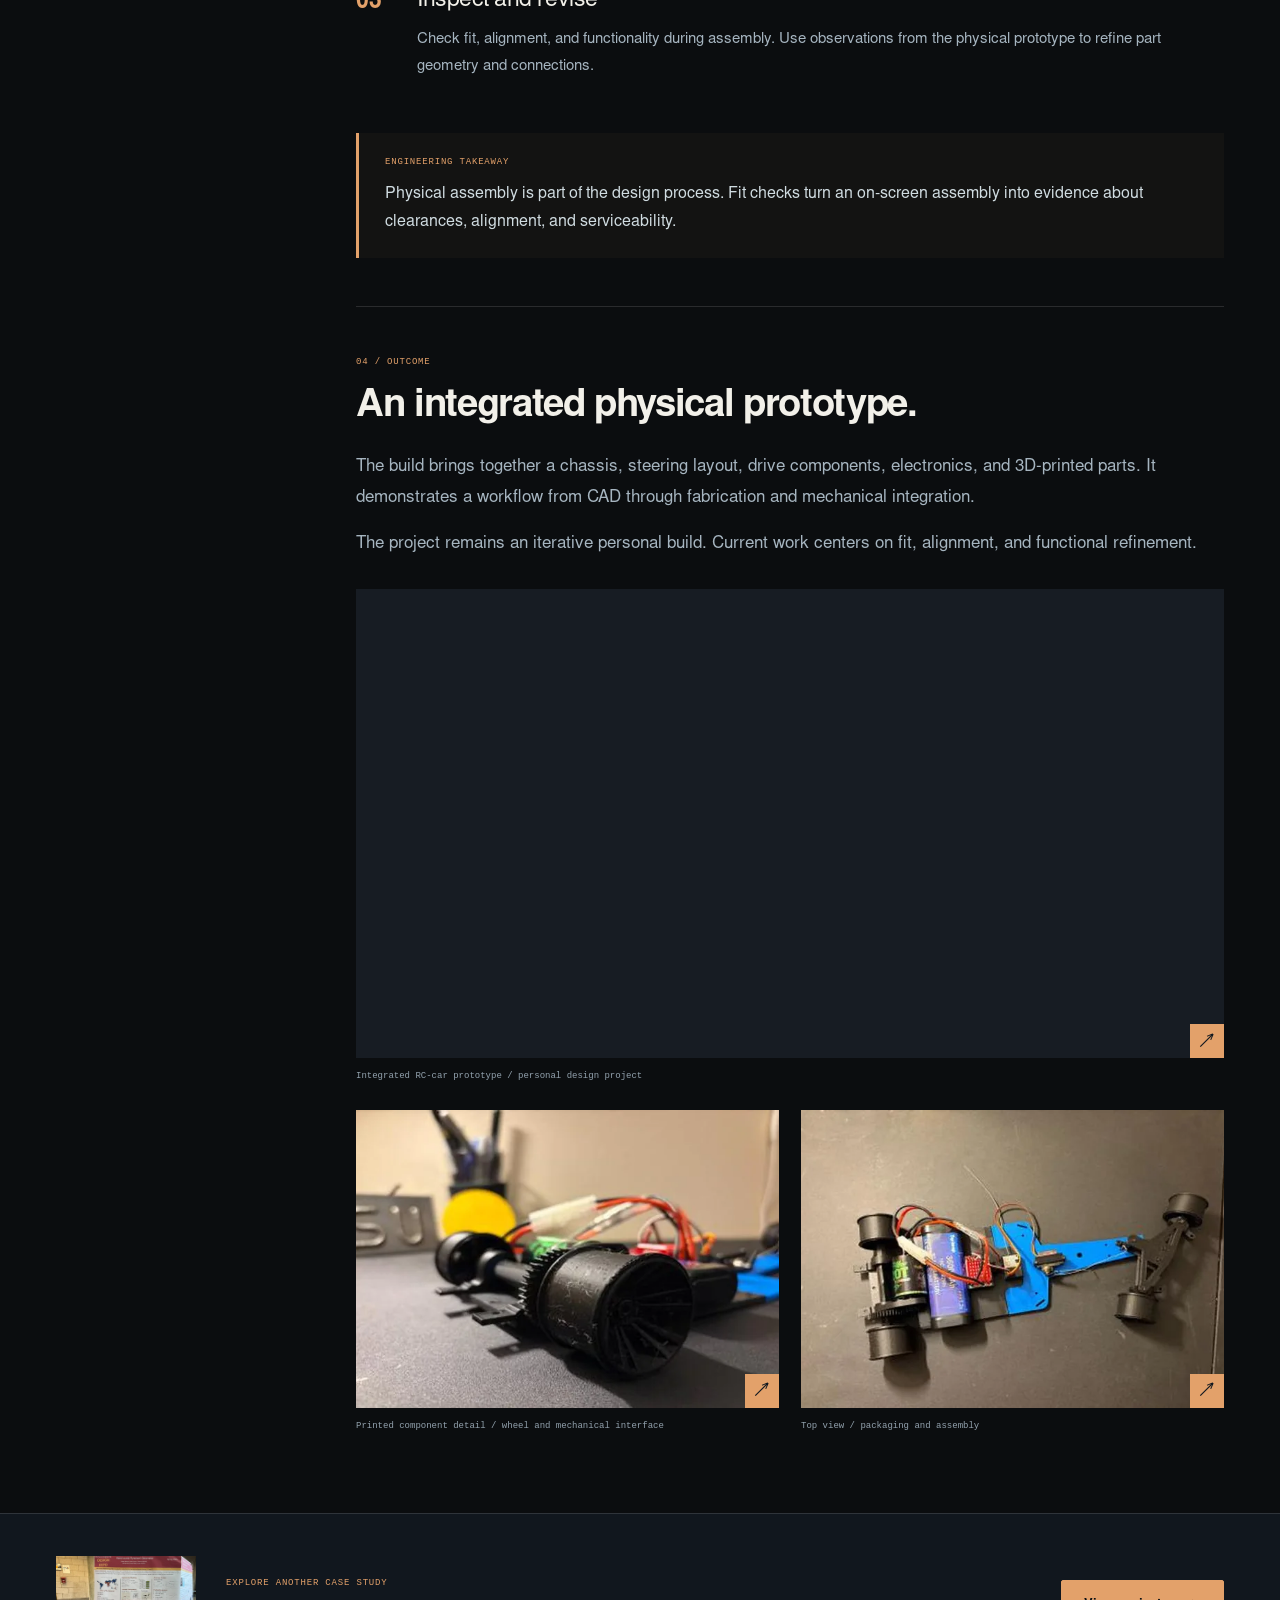
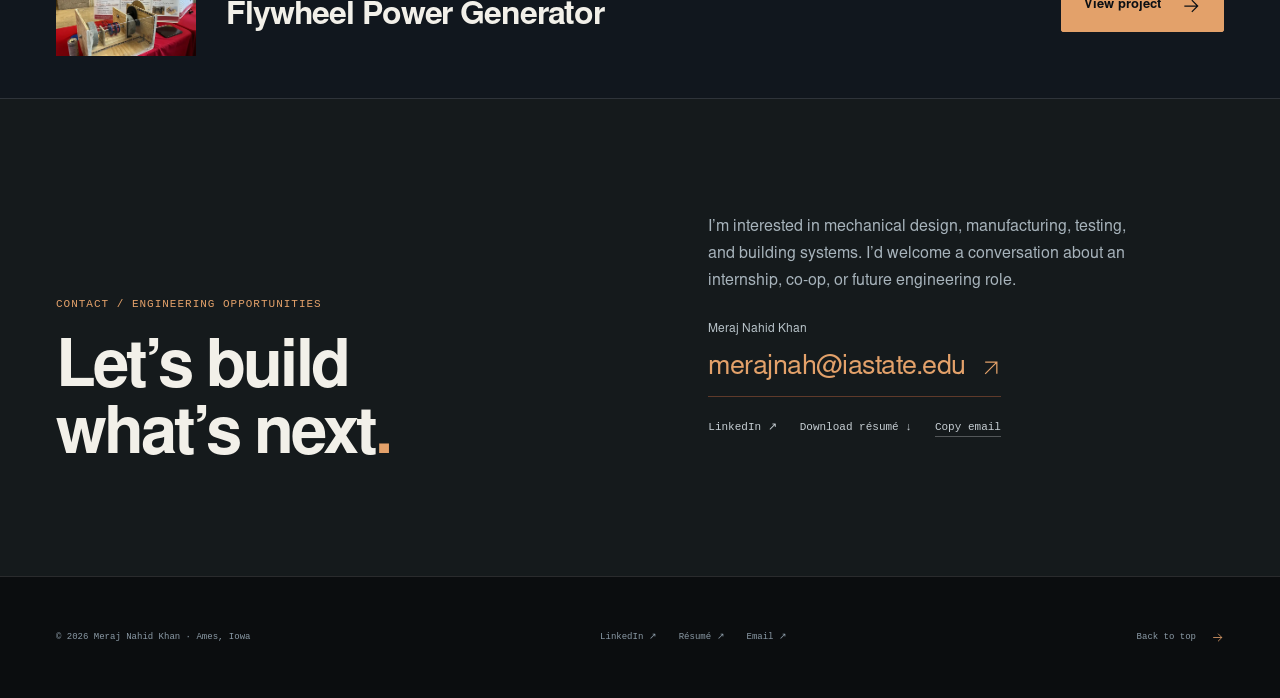
<file: new github portfolio/rc-car.html>
<!doctype html>
<html lang="en"><head><meta charset="utf-8"><meta name="viewport" content="width=device-width, initial-scale=1"><meta name="theme-color" content="#090d12"><title>1:10 Scale RC Car | Meraj Nahid Khan</title><meta name="description" content="A custom mechanical platform developed through SolidWorks modeling, 3D printing, assembly, and fit testing."><meta property="og:type" content="website"><meta property="og:title" content="1:10 Scale RC Car | Meraj Nahid Khan"><meta property="og:description" content="A custom mechanical platform developed through SolidWorks modeling, 3D printing, assembly, and fit testing."><meta property="og:image:alt" content="Engineering work by Meraj Nahid Khan"><meta name="twitter:card" content="summary_large_image"><link rel="icon" href="assets/favicon.svg" type="image/svg+xml"><link rel="preload" href="assets/NimbusSans-Regular.otf" as="font" type="font/otf" crossorigin><link rel="stylesheet" href="engineering.css?v=3"><link rel="stylesheet" href="refined.css?v=3"><script src="app.js?v=3" defer></script><script type="application/ld+json">{"@context": "https://schema.org", "@type": "Person", "name": "Meraj Nahid Khan", "jobTitle": "Mechanical Engineering Student", "email": "merajnah@iastate.edu", "sameAs": ["https://www.linkedin.com/in/meraj-nahid-k-579793250"], "affiliation": {"@type": "CollegeOrUniversity", "name": "Iowa State University"}}</script></head><body id="top" data-page="rc-car"><a class="skip-link" href="#main">Skip to content</a><div class="scroll-progress" aria-hidden="true"></div>
    <header class="site-header"><div class="container nav-inner"><a class="brand" href="index.html" aria-label="Meraj Nahid Khan — home"><span class="brand-mark" aria-hidden="true">M<span>/</span>K</span><span class="brand-name">Meraj Nahid Khan<small>Mechanical engineering</small></span></a>
    <button type="button" class="menu-toggle" aria-label="Open navigation" aria-controls="main-nav" aria-expanded="false"><svg viewBox="0 0 24 24" fill="none" stroke="currentColor" stroke-width="1.5" aria-hidden="true"><path d="M4 8h16M4 16h16"/></svg></button>
    <nav class="main-nav" id="main-nav" aria-label="Main navigation"><a href="index.html#experience">Experience</a><a href="index.html#projects">Projects</a><a href="archive.html">Gallery</a><a href="index.html#about">About</a><a href="index.html#contact">Contact</a><a class="button small secondary" href="assets/Meraj-Nahid-Khan-Resume.pdf" target="_blank" rel="noopener">Résumé <span class="arrow" aria-hidden="true"><svg viewBox="0 0 24 24" fill="none" stroke="currentColor" stroke-width="1.5"><path d="M5 19 19 5M5 5h14v14"/></svg></span></a></nav></div></header><main id="main"><section class="case-hero"><div class="container"><a class="breadcrumb" href="index.html#projects"><span class="arrow" aria-hidden="true"><svg viewBox="0 0 24 24" fill="none" stroke="currentColor" stroke-width="1.5"><path d="M4 12h16m-7-7 7 7-7 7"/></svg></span> All selected work</a><div class="case-heading"><div><div class="eyebrow accent">Case study 01 / Personal design project</div><h1>1:10 Scale<br>RC Car</h1></div><div><p class="case-summary">A custom mechanical platform developed through SolidWorks modeling, 3D printing, assembly, and fit testing.</p><div class="tag-row"><span class="tag">SolidWorks</span><span class="tag">3D printing</span><span class="tag">DFM / DFA</span><span class="tag">Mechanical integration</span></div></div></div><figure class="case-cover "><img class="" src="assets/rc-overview.webp" srcset="assets/rc-overview-small.webp 640w, assets/rc-overview.webp 1096w" sizes="92vw" width="1096" height="789" alt="Integrated RC-car prototype on a workbench" loading="eager" decoding="async" fetchpriority="high"/><figcaption><span>As-built prototype / chassis, steering, drivetrain, and electronics</span><span>Meraj Nahid Khan / Engineering portfolio</span></figcaption></figure><dl class="case-facts"><div class="case-fact"><dt>Project type</dt><dd>Personal engineering project</dd></div><div class="case-fact"><dt>Vehicle scale</dt><dd>1:10</dd></div><div class="case-fact"><dt>Status</dt><dd>Built prototype · Ongoing refinement</dd></div></dl></div></section>
    <div class="container case-main"><aside class="case-nav" aria-label="Case study contents"><div class="eyebrow">Inside this case study</div><a href="#challenge">01 / The challenge</a><a href="#design">02 / Design decisions</a><a href="#iteration">03 / Build & iteration</a><a href="#outcome">04 / Current outcome</a><a class="case-nav-bottom" href="assets/Meraj-Nahid-Khan-Resume.pdf" target="_blank" rel="noopener">View résumé <span class="arrow" aria-hidden="true"><svg viewBox="0 0 24 24" fill="none" stroke="currentColor" stroke-width="1.5"><path d="M5 19 19 5M5 5h14v14"/></svg></span></a></aside><article><section class="case-section" id="challenge"><div class="eyebrow">01 / challenge</div><h2>Make the parts work as one system.</h2><p class="lead">Design and assemble a 1:10-scale RC vehicle that connects custom parts with real motors, electronics, bearings, and wheels.</p><p>The challenge is the integration. A part can look correct in CAD while its clearance, mounting, or alignment still needs adjustment during assembly. This personal project connects digital modeling with physical fit and functional checks.</p><div class="insight"><div class="eyebrow">My role</div><p>I developed SolidWorks parts and assemblies, produced custom 3D-printed components, and integrated the mechanical and electrical hardware into an iterative prototype.</p></div></section><section class="case-section" id="design"><div class="eyebrow">02 / design</div><h2>Start with the interfaces.</h2><p>Chassis architecture, steering, and drivetrain packaging guided the layout. Assembly mates, dimensional constraints, and interference checks helped evaluate how the components relate before fabrication.</p><div class="table-wrap"><table class="engineering-table"><thead><tr><th scope="col">Interface</th><th scope="col">Design focus</th></tr></thead><tbody><tr><td>Motor &amp; gears</td><td>Package the drive components and check alignment at the gear interface.</td></tr><tr><td>Wheels, axles &amp; bearings</td><td>Coordinate mating dimensions and clearances for assembly and rotation.</td></tr><tr><td>Steering &amp; chassis</td><td>Arrange component interfaces while allowing space for steering motion.</td></tr><tr><td>Battery, servo &amp; hardware</td><td>Integrate the supporting components and keep connections accessible.</td></tr><tr><td>Printed components</td><td>Refine geometry for practical fabrication, assembly, and fit.</td></tr></tbody></table></div><div class="case-gallery"><figure class="gallery-figure "><button type="button" class="gallery-button" data-lightbox="assets/rc-layout.webp" data-caption="System layout / chassis, battery, motor, and steering" aria-label="Enlarge: System layout / chassis, battery, motor, and steering"><img class="" src="assets/rc-layout.webp" srcset="assets/rc-layout-small.webp 640w, assets/rc-layout.webp 655w" sizes="(max-width: 800px) 92vw, 50vw" width="655" height="441" alt="Top view of the RC-car layout with blue printed mounts and integrated electronics" loading="lazy" decoding="async"/></button><figcaption>System layout / chassis, battery, motor, and steering</figcaption></figure><figure class="gallery-figure "><button type="button" class="gallery-button" data-lightbox="assets/rc-drivetrain.webp" data-caption="Mechanical detail / motor-to-gear integration" aria-label="Enlarge: Mechanical detail / motor-to-gear integration"><img class="" src="assets/rc-drivetrain.webp" srcset="assets/rc-drivetrain-small.webp 640w, assets/rc-drivetrain.webp 655w" sizes="(max-width: 800px) 92vw, 50vw" width="655" height="441" alt="Close-up of the RC-car motor and drive gears" loading="lazy" decoding="async"/></button><figcaption>Mechanical detail / motor-to-gear integration</figcaption></figure></div></section><section class="case-section" id="iteration"><div class="eyebrow">03 / iteration</div><h2>Model. Print. Assemble. Refine.</h2><ol class="process-list"><li><div><h3>Model and package</h3><p>Use SolidWorks parts and assemblies to develop the chassis and component interfaces. Check clearances and relationships between the motor, servo, battery, and wheel assemblies.</p></div></li><li><div><h3>Fabricate and integrate</h3><p>3D-print custom components and assemble the steering, drivetrain, and wheel interfaces with the selected hardware.</p></div></li><li><div><h3>Inspect and revise</h3><p>Check fit, alignment, and functionality during assembly. Use observations from the physical prototype to refine part geometry and connections.</p></div></li></ol><div class="insight"><div class="eyebrow">Engineering takeaway</div><p>Physical assembly is part of the design process. Fit checks turn an on-screen assembly into evidence about clearances, alignment, and serviceability.</p></div></section><section class="case-section" id="outcome"><div class="eyebrow">04 / outcome</div><h2>An integrated physical prototype.</h2><p>The build brings together a chassis, steering layout, drive components, electronics, and 3D-printed parts. It demonstrates a workflow from CAD through fabrication and mechanical integration.</p><p>The project remains an iterative personal build. Current work centers on fit, alignment, and functional refinement.</p><div class="case-gallery"><figure class="gallery-figure wide"><button type="button" class="gallery-button" data-lightbox="assets/rc-overview.webp" data-caption="Integrated RC-car prototype / personal design project" aria-label="Enlarge: Integrated RC-car prototype / personal design project"><img class="" src="assets/rc-overview.webp" srcset="assets/rc-overview-small.webp 640w, assets/rc-overview.webp 1096w" sizes="(max-width: 800px) 92vw, 50vw" width="1096" height="789" alt="Complete RC-car prototype with custom blue chassis components" loading="lazy" decoding="async"/></button><figcaption>Integrated RC-car prototype / personal design project</figcaption></figure><figure class="gallery-figure "><button type="button" class="gallery-button" data-lightbox="assets/rc-wheel.webp" data-caption="Printed component detail / wheel and mechanical interface" aria-label="Enlarge: Printed component detail / wheel and mechanical interface"><img class="" src="assets/rc-wheel.webp" srcset="assets/rc-wheel-small.webp 640w, assets/rc-wheel.webp 655w" sizes="(max-width: 800px) 92vw, 50vw" width="655" height="441" alt="Close view of a printed RC-car wheel and mounting detail" loading="lazy" decoding="async"/></button><figcaption>Printed component detail / wheel and mechanical interface</figcaption></figure><figure class="gallery-figure "><button type="button" class="gallery-button" data-lightbox="assets/rc-layout.webp" data-caption="Top view / packaging and assembly" aria-label="Enlarge: Top view / packaging and assembly"><img class="" src="assets/rc-layout.webp" srcset="assets/rc-layout-small.webp 640w, assets/rc-layout.webp 655w" sizes="(max-width: 800px) 92vw, 50vw" width="655" height="441" alt="RC-car prototype viewed from above" loading="lazy" decoding="async"/></button><figcaption>Top view / packaging and assembly</figcaption></figure></div></section></article></div>
    <section class="case-next"><div class="container"><a class="case-next-inner" href="flywheel.html"><img class="" src="assets/flywheel-expo.webp" srcset="assets/flywheel-expo-small.webp 640w, assets/flywheel-expo.webp 1600w" sizes="140px" width="1600" height="1200" alt="Hand-cranked flywheel generator prototype and project poster at the Iowa State design expo" loading="lazy" decoding="async"/><div><div class="eyebrow">Explore another case study</div><h2>Flywheel Power Generator</h2></div><span class="button">View project <span class="arrow" aria-hidden="true"><svg viewBox="0 0 24 24" fill="none" stroke="currentColor" stroke-width="1.5"><path d="M4 12h16m-7-7 7 7-7 7"/></svg></span></span></a></div></section><section class="contact" id="contact"><div class="container contact-grid"><div><div class="eyebrow orange">Contact / Engineering opportunities</div><h2>Let’s build<br>what’s next<span>.</span></h2></div><div class="contact-details"><p>I’m interested in mechanical design, manufacturing, testing, and building systems. I’d welcome a conversation about an internship, co-op, or future engineering role.</p><div class="contact-name">Meraj Nahid Khan</div><a class="contact-email" href="mailto:merajnah@iastate.edu?subject=Engineering%20opportunity">merajnah@iastate.edu <span class="arrow" aria-hidden="true"><svg viewBox="0 0 24 24" fill="none" stroke="currentColor" stroke-width="1.5"><path d="M5 19 19 5M5 5h14v14"/></svg></span></a><div class="contact-links"><a href="https://www.linkedin.com/in/meraj-nahid-k-579793250" target="_blank" rel="noopener noreferrer">LinkedIn ↗</a><a href="assets/Meraj-Nahid-Khan-Resume.pdf" download="Meraj-Nahid-Khan-Resume.pdf">Download résumé ↓</a><button class="copy-email" data-copy-email type="button">Copy email</button></div><div class="copy-status" role="status" aria-live="polite"></div></div></div></section></main><dialog class="lightbox" aria-label="Project photograph viewer" aria-describedby="lightbox-caption">
    <span class="lightbox-count" aria-live="polite"></span><button class="lightbox-close" aria-label="Close photograph" type="button">×</button>
    <div class="lightbox-layout"><img class="lightbox-image" alt=""/><p class="lightbox-caption" id="lightbox-caption"></p></div>
    <button type="button" class="lightbox-prev" aria-label="Previous photograph"><span class="arrow" aria-hidden="true"><svg viewBox="0 0 24 24" fill="none" stroke="currentColor" stroke-width="1.5"><path d="M4 12h16m-7-7 7 7-7 7"/></svg></span></button><button type="button" class="lightbox-next" aria-label="Next photograph"><span class="arrow" aria-hidden="true"><svg viewBox="0 0 24 24" fill="none" stroke="currentColor" stroke-width="1.5"><path d="M4 12h16m-7-7 7 7-7 7"/></svg></span></button></dialog><footer class="site-footer"><div class="container footer-row"><span>© 2026 Meraj Nahid Khan · Ames, Iowa</span><div class="footer-links"><a href="https://www.linkedin.com/in/meraj-nahid-k-579793250" target="_blank" rel="noopener noreferrer">LinkedIn ↗</a><a href="assets/Meraj-Nahid-Khan-Resume.pdf" target="_blank" rel="noopener">Résumé ↗</a><a href="mailto:merajnah@iastate.edu">Email ↗</a></div><a href="#top">Back to top <span class="arrow" aria-hidden="true"><svg viewBox="0 0 24 24" fill="none" stroke="currentColor" stroke-width="1.5"><path d="M4 12h16m-7-7 7 7-7 7"/></svg></span></a></div></footer><a href="#top" class="back-to-top" aria-label="Back to top"><span class="arrow" aria-hidden="true"><svg viewBox="0 0 24 24" fill="none" stroke="currentColor" stroke-width="1.5"><path d="M4 12h16m-7-7 7 7-7 7"/></svg></span></a></body></html>
</file>
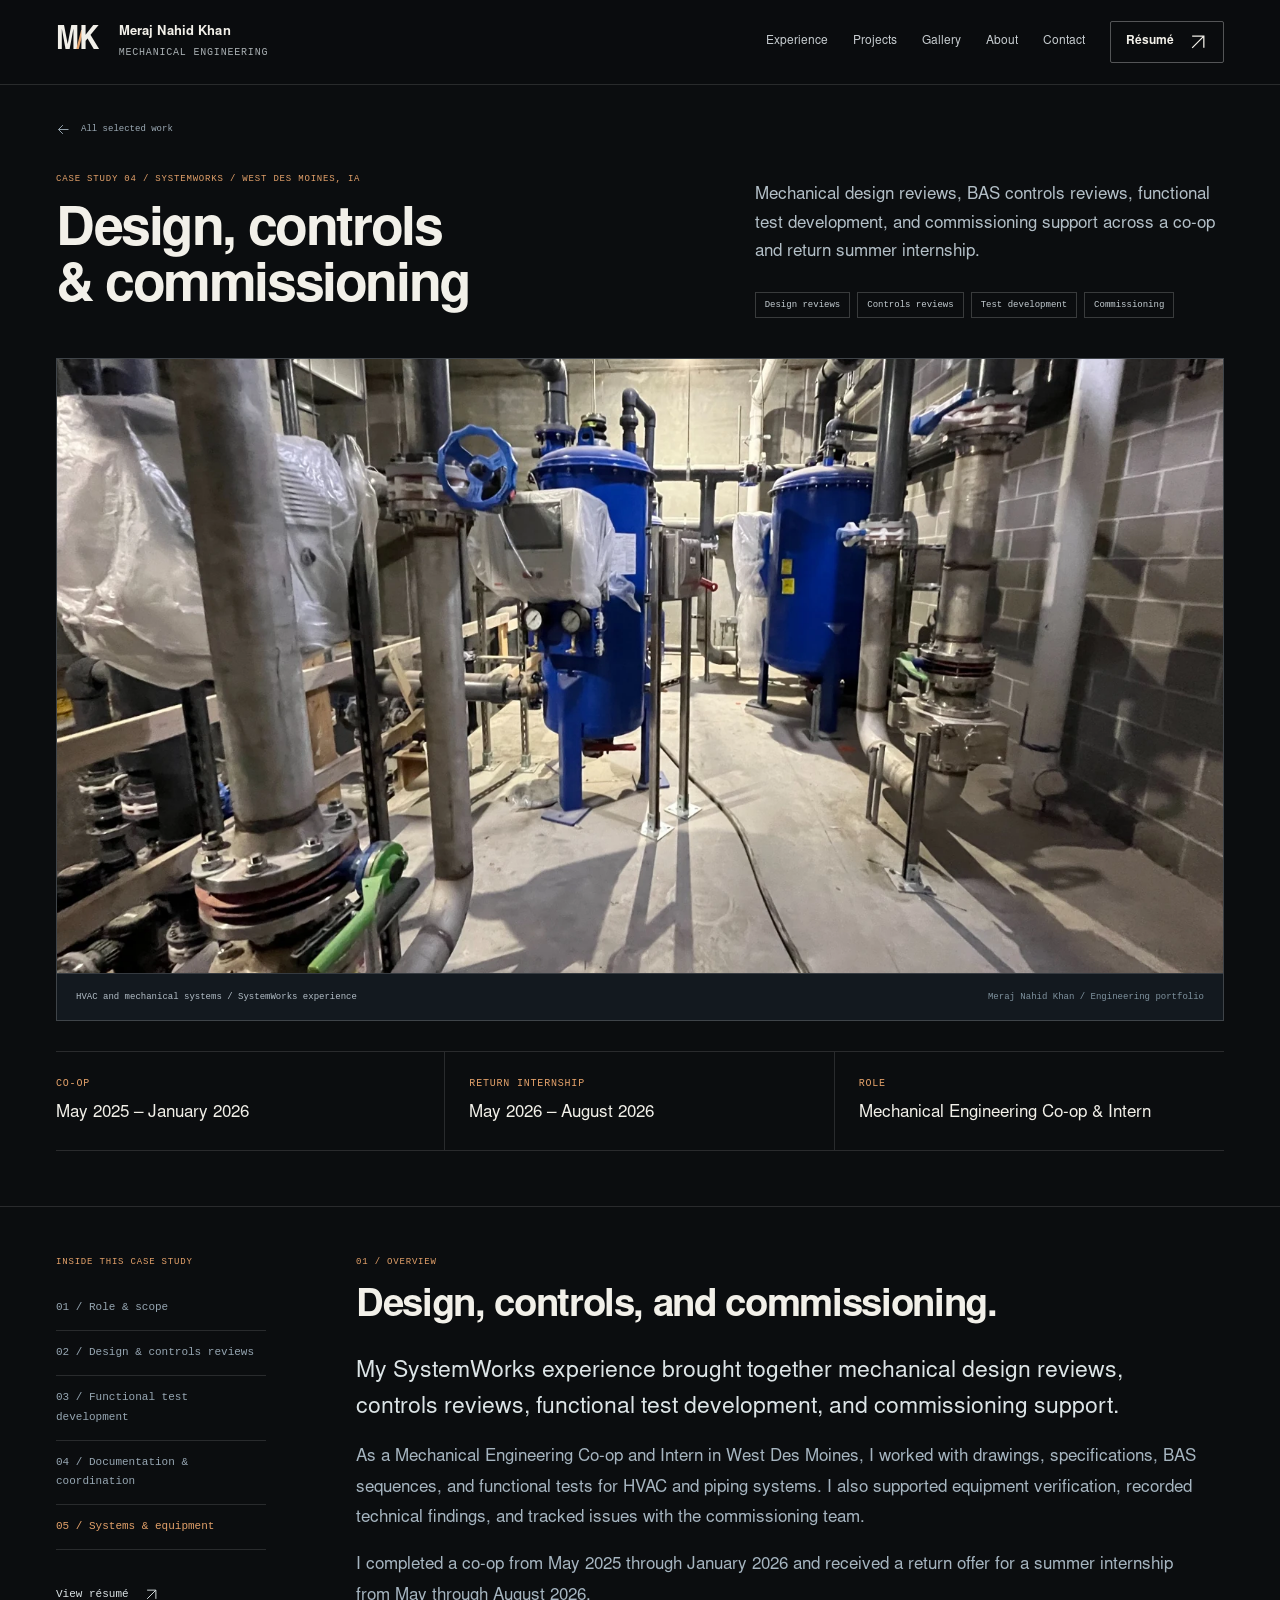
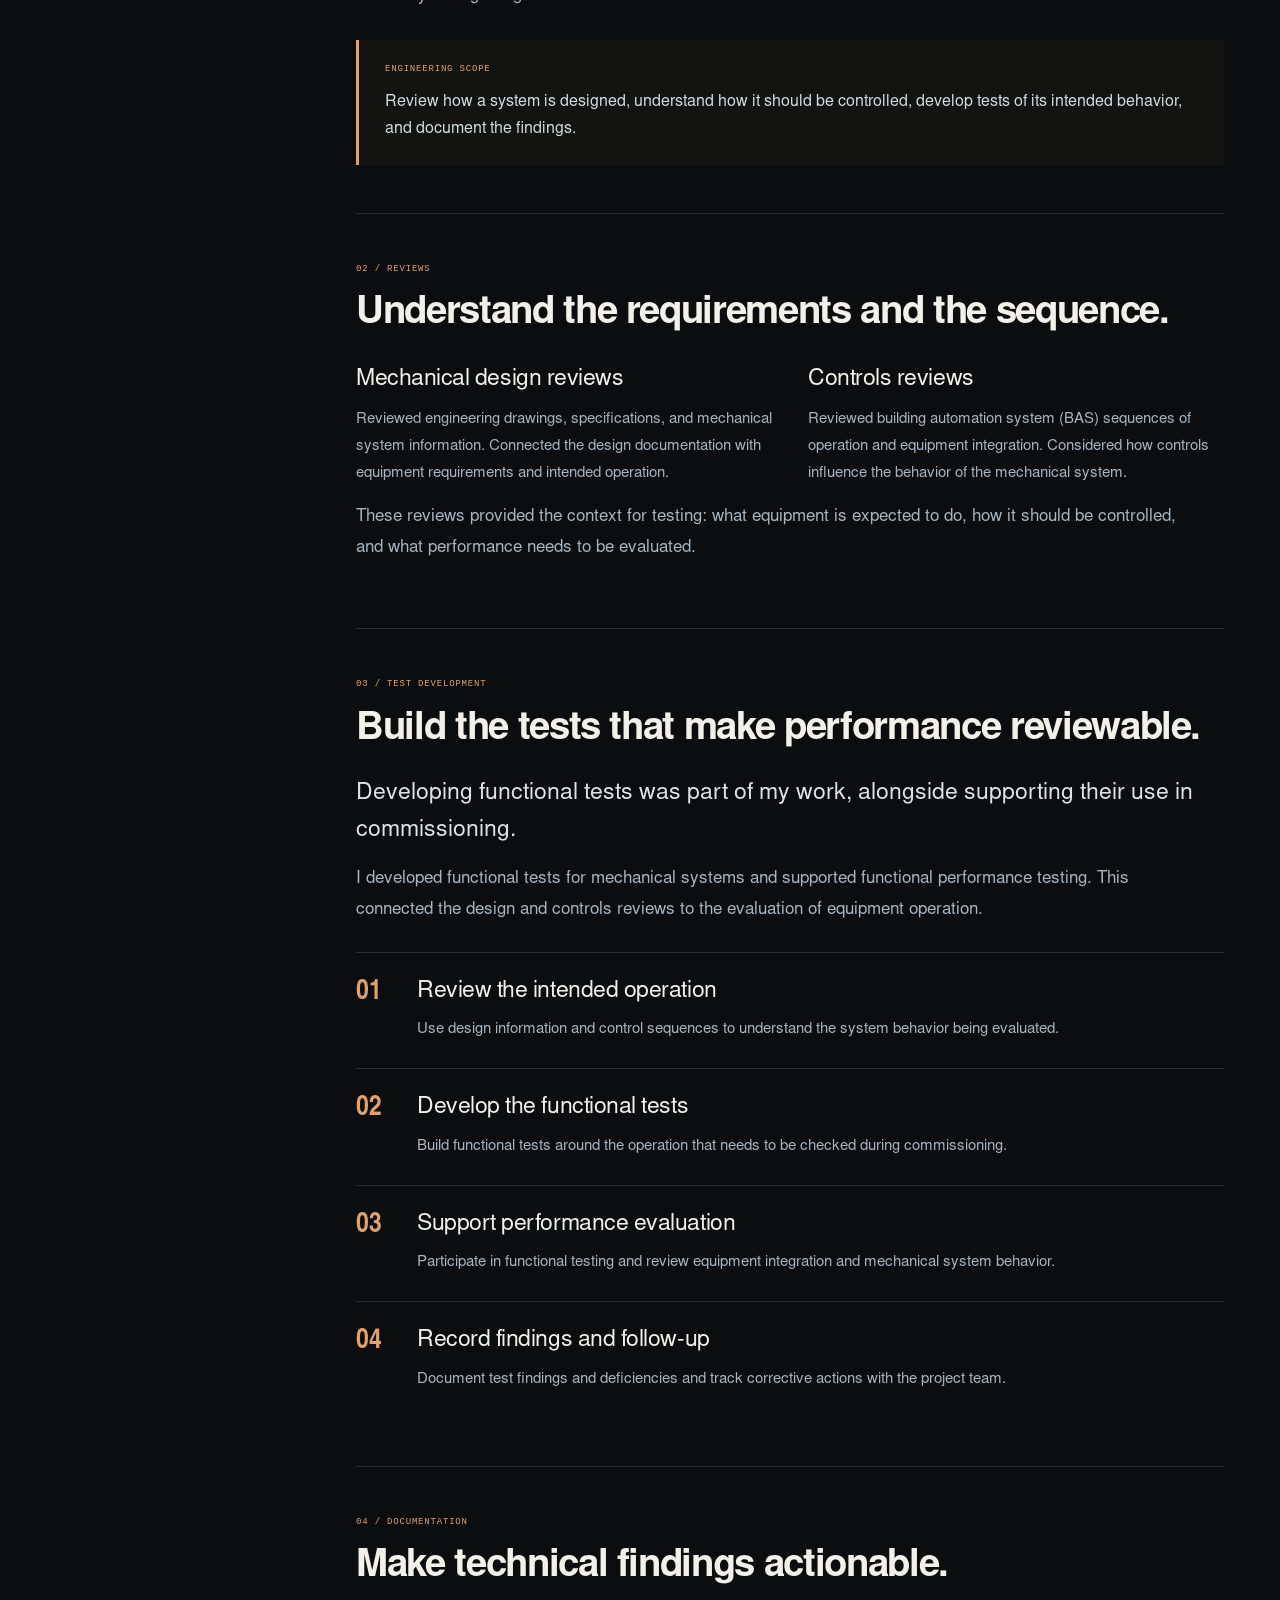
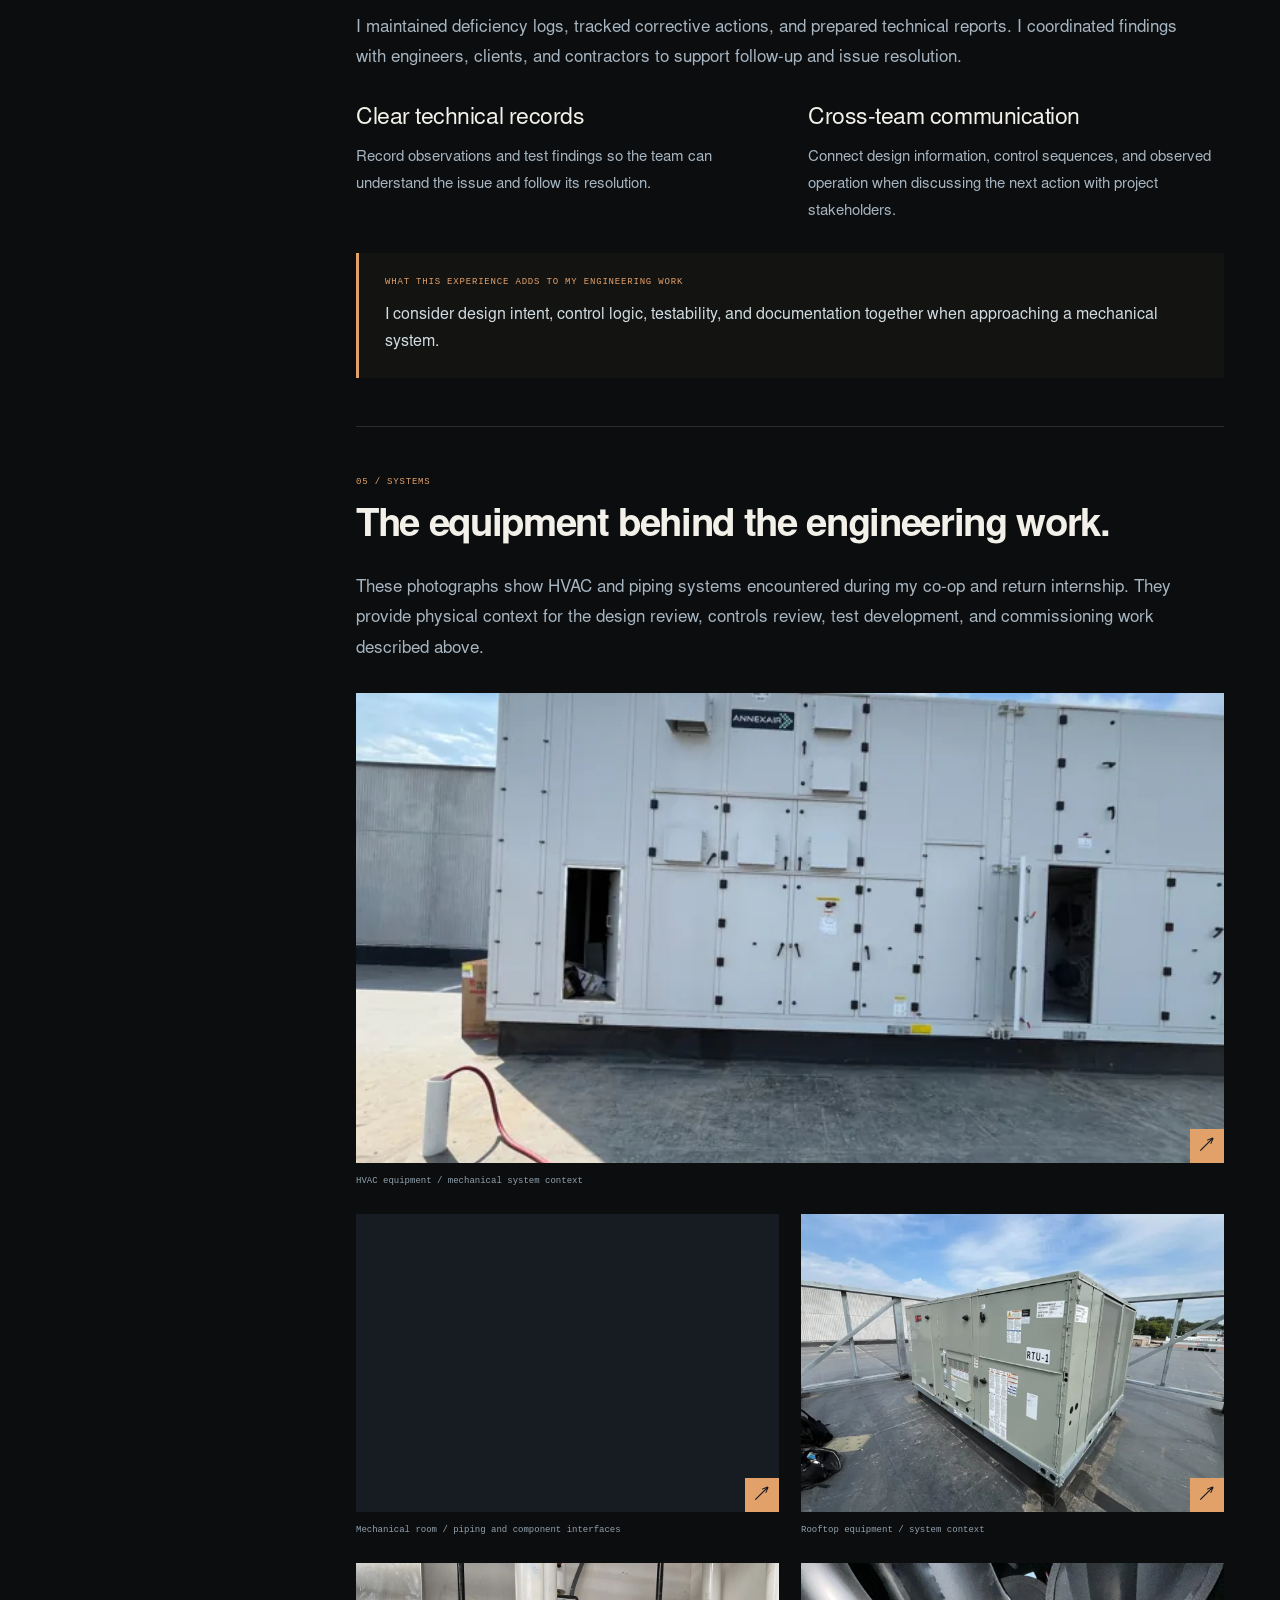
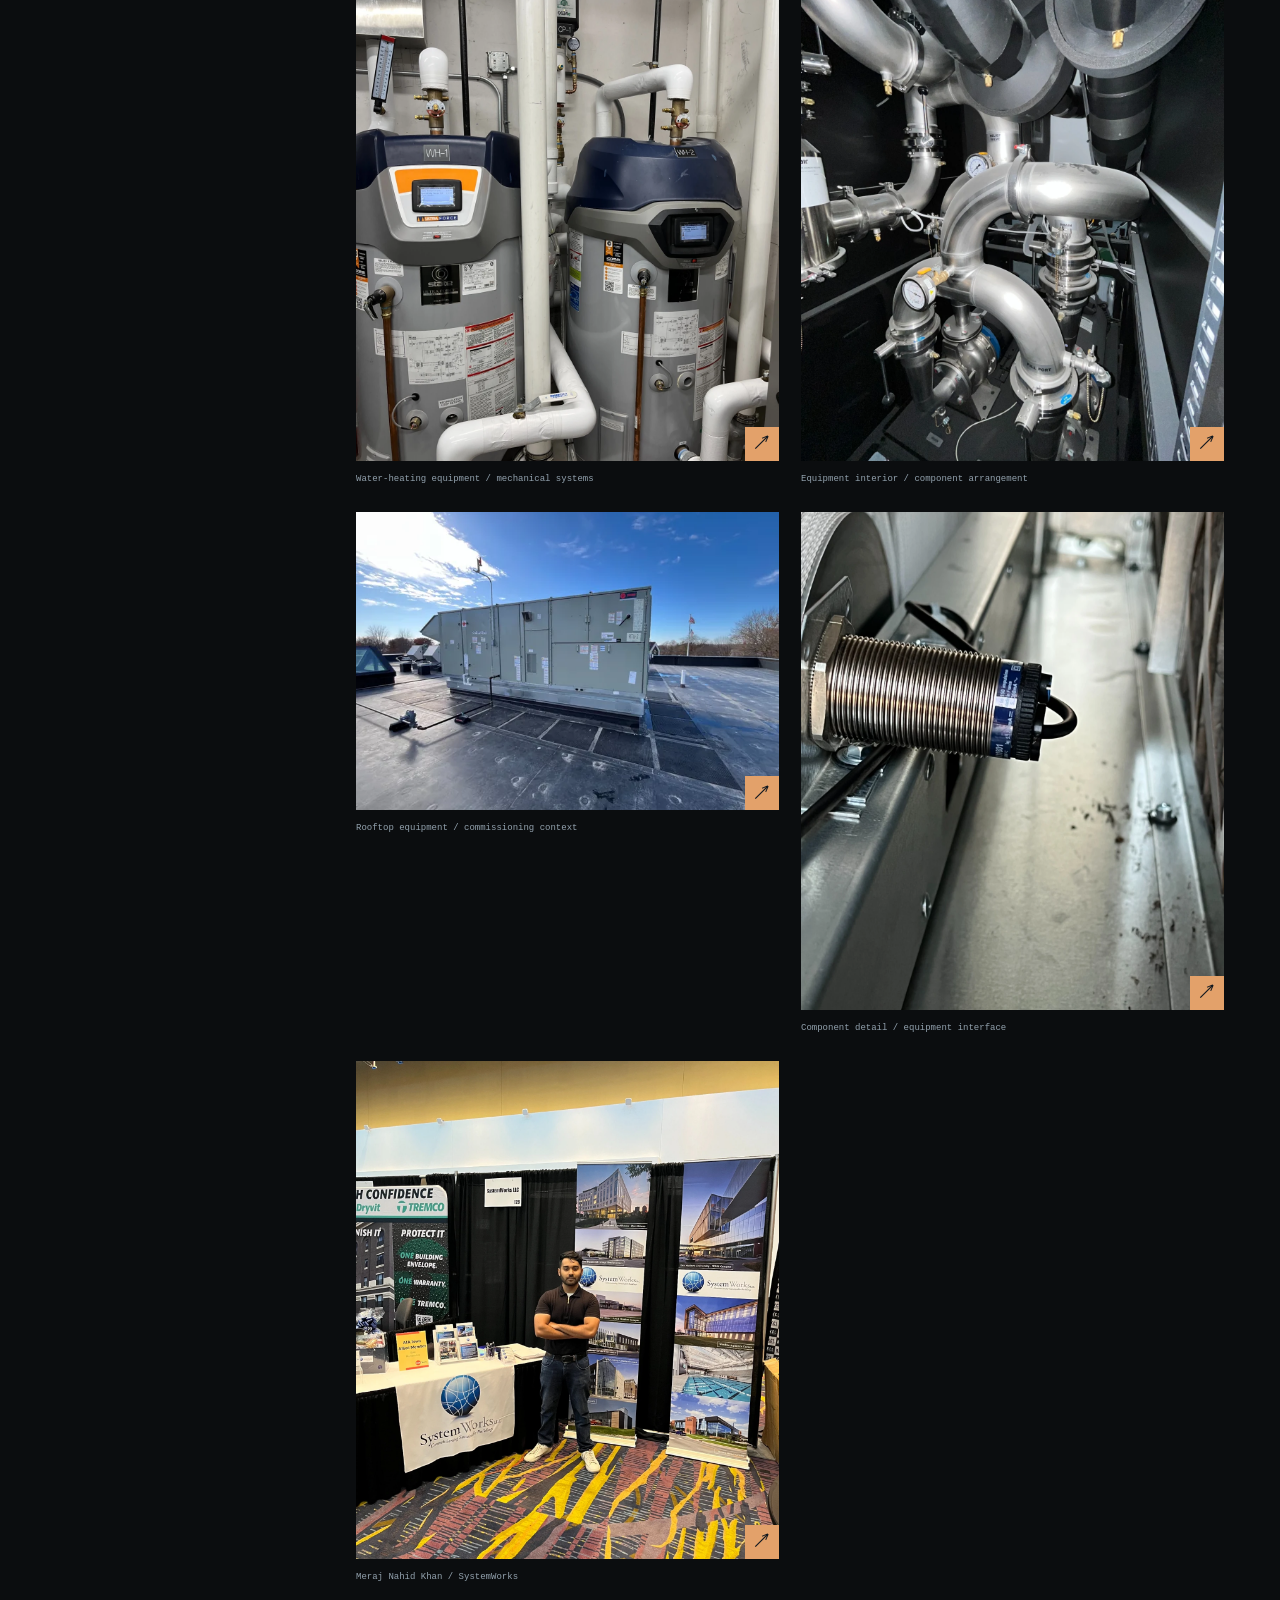
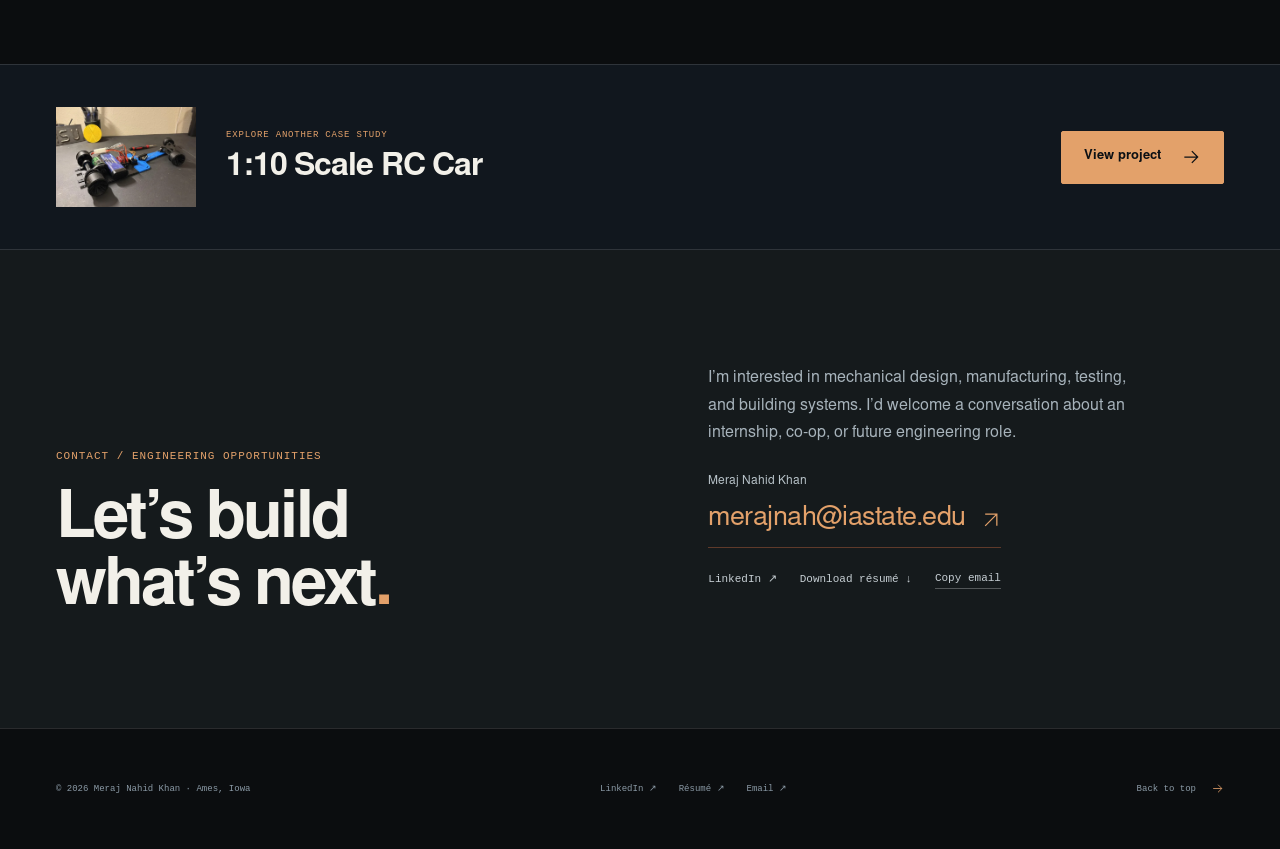
<file: new github portfolio/systemworks.html>
<!doctype html>
<html lang="en"><head><meta charset="utf-8"><meta name="viewport" content="width=device-width, initial-scale=1"><meta name="theme-color" content="#090d12"><title>Design, controls &amp;amp; commissioning | Meraj Nahid Khan</title><meta name="description" content="Mechanical design reviews, BAS controls reviews, functional test development, and commissioning support across a co-op and return summer internship."><meta property="og:type" content="website"><meta property="og:title" content="Design, controls &amp;amp; commissioning | Meraj Nahid Khan"><meta property="og:description" content="Mechanical design reviews, BAS controls reviews, functional test development, and commissioning support across a co-op and return summer internship."><meta property="og:image:alt" content="Engineering work by Meraj Nahid Khan"><meta name="twitter:card" content="summary_large_image"><link rel="icon" href="assets/favicon.svg" type="image/svg+xml"><link rel="preload" href="assets/NimbusSans-Regular.otf" as="font" type="font/otf" crossorigin><link rel="stylesheet" href="engineering.css?v=3"><link rel="stylesheet" href="refined.css?v=3"><script src="app.js?v=3" defer></script><script type="application/ld+json">{"@context": "https://schema.org", "@type": "Person", "name": "Meraj Nahid Khan", "jobTitle": "Mechanical Engineering Student", "email": "merajnah@iastate.edu", "sameAs": ["https://www.linkedin.com/in/meraj-nahid-k-579793250"], "affiliation": {"@type": "CollegeOrUniversity", "name": "Iowa State University"}}</script></head><body id="top" data-page="systemworks"><a class="skip-link" href="#main">Skip to content</a><div class="scroll-progress" aria-hidden="true"></div>
    <header class="site-header"><div class="container nav-inner"><a class="brand" href="index.html" aria-label="Meraj Nahid Khan — home"><span class="brand-mark" aria-hidden="true">M<span>/</span>K</span><span class="brand-name">Meraj Nahid Khan<small>Mechanical engineering</small></span></a>
    <button type="button" class="menu-toggle" aria-label="Open navigation" aria-controls="main-nav" aria-expanded="false"><svg viewBox="0 0 24 24" fill="none" stroke="currentColor" stroke-width="1.5" aria-hidden="true"><path d="M4 8h16M4 16h16"/></svg></button>
    <nav class="main-nav" id="main-nav" aria-label="Main navigation"><a href="index.html#experience">Experience</a><a href="index.html#projects">Projects</a><a href="archive.html">Gallery</a><a href="index.html#about">About</a><a href="index.html#contact">Contact</a><a class="button small secondary" href="assets/Meraj-Nahid-Khan-Resume.pdf" target="_blank" rel="noopener">Résumé <span class="arrow" aria-hidden="true"><svg viewBox="0 0 24 24" fill="none" stroke="currentColor" stroke-width="1.5"><path d="M5 19 19 5M5 5h14v14"/></svg></span></a></nav></div></header><main id="main"><section class="case-hero"><div class="container"><a class="breadcrumb" href="index.html#projects"><span class="arrow" aria-hidden="true"><svg viewBox="0 0 24 24" fill="none" stroke="currentColor" stroke-width="1.5"><path d="M4 12h16m-7-7 7 7-7 7"/></svg></span> All selected work</a><div class="case-heading"><div><div class="eyebrow accent">Case study 04 / SystemWorks / West Des Moines, IA</div><h1>Design, controls<br>&amp; commissioning</h1></div><div><p class="case-summary">Mechanical design reviews, BAS controls reviews, functional test development, and commissioning support across a co-op and return summer internship.</p><div class="tag-row"><span class="tag">Design reviews</span><span class="tag">Controls reviews</span><span class="tag">Test development</span><span class="tag">Commissioning</span></div></div></div><figure class="case-cover "><img class="" src="assets/hvac-piping.webp" srcset="assets/hvac-piping-small.webp 640w, assets/hvac-piping.webp 1600w" sizes="92vw" width="1600" height="1200" alt="Mechanical-room piping and equipment from Meraj’s SystemWorks experience" loading="eager" decoding="async" fetchpriority="high"/><figcaption><span>HVAC and mechanical systems / SystemWorks experience</span><span>Meraj Nahid Khan / Engineering portfolio</span></figcaption></figure><dl class="case-facts"><div class="case-fact"><dt>Co-op</dt><dd>May 2025 – January 2026</dd></div><div class="case-fact"><dt>Return internship</dt><dd>May 2026 – August 2026</dd></div><div class="case-fact"><dt>Role</dt><dd>Mechanical Engineering Co-op & Intern</dd></div></dl></div></section>
    <div class="container case-main"><aside class="case-nav" aria-label="Case study contents"><div class="eyebrow">Inside this case study</div><a href="#overview">01 / Role & scope</a><a href="#reviews">02 / Design & controls reviews</a><a href="#test-development">03 / Functional test development</a><a href="#documentation">04 / Documentation & coordination</a><a href="#systems">05 / Systems & equipment</a><a class="case-nav-bottom" href="assets/Meraj-Nahid-Khan-Resume.pdf" target="_blank" rel="noopener">View résumé <span class="arrow" aria-hidden="true"><svg viewBox="0 0 24 24" fill="none" stroke="currentColor" stroke-width="1.5"><path d="M5 19 19 5M5 5h14v14"/></svg></span></a></aside><article><section class="case-section" id="overview"><div class="eyebrow">01 / overview</div><h2>Design, controls, and commissioning.</h2><p class="lead">My SystemWorks experience brought together mechanical design reviews, controls reviews, functional test development, and commissioning support.</p><p>As a Mechanical Engineering Co-op and Intern in West Des Moines, I worked with drawings, specifications, BAS sequences, and functional tests for HVAC and piping systems. I also supported equipment verification, recorded technical findings, and tracked issues with the commissioning team.</p><p>I completed a co-op from May 2025 through January 2026 and received a return offer for a summer internship from May through August 2026.</p><div class="insight"><div class="eyebrow">Engineering scope</div><p>Review how a system is designed, understand how it should be controlled, develop tests of its intended behavior, and document the findings.</p></div></section><section class="case-section" id="reviews"><div class="eyebrow">02 / reviews</div><h2>Understand the requirements and the sequence.</h2><div class="case-split"><div><h3>Mechanical design reviews</h3><p>Reviewed engineering drawings, specifications, and mechanical system information. Connected the design documentation with equipment requirements and intended operation.</p></div><div><h3>Controls reviews</h3><p>Reviewed building automation system (BAS) sequences of operation and equipment integration. Considered how controls influence the behavior of the mechanical system.</p></div></div><p>These reviews provided the context for testing: what equipment is expected to do, how it should be controlled, and what performance needs to be evaluated.</p></section><section class="case-section" id="test-development"><div class="eyebrow">03 / test development</div><h2>Build the tests that make performance reviewable.</h2><p class="lead">Developing functional tests was part of my work, alongside supporting their use in commissioning.</p><p>I developed functional tests for mechanical systems and supported functional performance testing. This connected the design and controls reviews to the evaluation of equipment operation.</p><ol class="process-list"><li><div><h3>Review the intended operation</h3><p>Use design information and control sequences to understand the system behavior being evaluated.</p></div></li><li><div><h3>Develop the functional tests</h3><p>Build functional tests around the operation that needs to be checked during commissioning.</p></div></li><li><div><h3>Support performance evaluation</h3><p>Participate in functional testing and review equipment integration and mechanical system behavior.</p></div></li><li><div><h3>Record findings and follow-up</h3><p>Document test findings and deficiencies and track corrective actions with the project team.</p></div></li></ol></section><section class="case-section" id="documentation"><div class="eyebrow">04 / documentation</div><h2>Make technical findings actionable.</h2><p>I maintained deficiency logs, tracked corrective actions, and prepared technical reports. I coordinated findings with engineers, clients, and contractors to support follow-up and issue resolution.</p><div class="case-split"><div><h3>Clear technical records</h3><p>Record observations and test findings so the team can understand the issue and follow its resolution.</p></div><div><h3>Cross-team communication</h3><p>Connect design information, control sequences, and observed operation when discussing the next action with project stakeholders.</p></div></div><div class="insight"><div class="eyebrow">What this experience adds to my engineering work</div><p>I consider design intent, control logic, testability, and documentation together when approaching a mechanical system.</p></div></section><section class="case-section" id="systems"><div class="eyebrow">05 / systems</div><h2>The equipment behind the engineering work.</h2><p>These photographs show HVAC and piping systems encountered during my co-op and return internship. They provide physical context for the design review, controls review, test development, and commissioning work described above.</p><div class="case-gallery"><figure class="gallery-figure wide"><button type="button" class="gallery-button" data-lightbox="assets/hvac-air-handler.webp" data-caption="HVAC equipment / mechanical system context" aria-label="Enlarge: HVAC equipment / mechanical system context"><img class="" src="assets/hvac-air-handler.webp" srcset="assets/hvac-air-handler-small.webp 640w, assets/hvac-air-handler.webp 1600w" sizes="(max-width: 800px) 92vw, 50vw" width="1600" height="1200" alt="Large HVAC unit observed during SystemWorks commissioning work" loading="lazy" decoding="async"/></button><figcaption>HVAC equipment / mechanical system context</figcaption></figure><figure class="gallery-figure "><button type="button" class="gallery-button" data-lightbox="assets/hvac-piping.webp" data-caption="Mechanical room / piping and component interfaces" aria-label="Enlarge: Mechanical room / piping and component interfaces"><img class="" src="assets/hvac-piping.webp" srcset="assets/hvac-piping-small.webp 640w, assets/hvac-piping.webp 1600w" sizes="(max-width: 800px) 92vw, 50vw" width="1600" height="1200" alt="Mechanical-room piping with valves and connected equipment" loading="lazy" decoding="async"/></button><figcaption>Mechanical room / piping and component interfaces</figcaption></figure><figure class="gallery-figure "><button type="button" class="gallery-button" data-lightbox="assets/hvac-rooftop.webp" data-caption="Rooftop equipment / system context" aria-label="Enlarge: Rooftop equipment / system context"><img class="" src="assets/hvac-rooftop.webp" srcset="assets/hvac-rooftop-small.webp 640w, assets/hvac-rooftop.webp 1600w" sizes="(max-width: 800px) 92vw, 50vw" width="1600" height="1200" alt="Packaged rooftop HVAC unit" loading="lazy" decoding="async"/></button><figcaption>Rooftop equipment / system context</figcaption></figure><figure class="gallery-figure portrait"><button type="button" class="gallery-button" data-lightbox="assets/hvac-water.webp" data-caption="Water-heating equipment / mechanical systems" aria-label="Enlarge: Water-heating equipment / mechanical systems"><img class="" src="assets/hvac-water.webp" srcset="assets/hvac-water-small.webp 480w, assets/hvac-water.webp 1200w" sizes="(max-width: 800px) 92vw, 50vw" width="1200" height="1600" alt="Water-heating equipment and associated piping" loading="lazy" decoding="async"/></button><figcaption>Water-heating equipment / mechanical systems</figcaption></figure><figure class="gallery-figure portrait"><button type="button" class="gallery-button" data-lightbox="assets/hvac-components.webp" data-caption="Equipment interior / component arrangement" aria-label="Enlarge: Equipment interior / component arrangement"><img class="" src="assets/hvac-components.webp" srcset="assets/hvac-components-small.webp 480w, assets/hvac-components.webp 1200w" sizes="(max-width: 800px) 92vw, 50vw" width="1200" height="1600" alt="Internal mechanical equipment piping and components" loading="lazy" decoding="async"/></button><figcaption>Equipment interior / component arrangement</figcaption></figure><figure class="gallery-figure "><button type="button" class="gallery-button" data-lightbox="assets/hvac-winter.webp" data-caption="Rooftop equipment / commissioning context" aria-label="Enlarge: Rooftop equipment / commissioning context"><img class="" src="assets/hvac-winter.webp" srcset="assets/hvac-winter-small.webp 640w, assets/hvac-winter.webp 1600w" sizes="(max-width: 800px) 92vw, 50vw" width="1600" height="1200" alt="Rooftop HVAC equipment photographed in winter" loading="lazy" decoding="async"/></button><figcaption>Rooftop equipment / commissioning context</figcaption></figure><figure class="gallery-figure portrait"><button type="button" class="gallery-button" data-lightbox="assets/hvac-sensor.webp" data-caption="Component detail / equipment interface" aria-label="Enlarge: Component detail / equipment interface"><img class="" src="assets/hvac-sensor.webp" srcset="assets/hvac-sensor-small.webp 480w, assets/hvac-sensor.webp 1200w" sizes="(max-width: 800px) 92vw, 50vw" width="1200" height="1600" alt="Close-up of a component and its wiring inside mechanical equipment" loading="lazy" decoding="async"/></button><figcaption>Component detail / equipment interface</figcaption></figure><figure class="gallery-figure portrait"><button type="button" class="gallery-button" data-lightbox="assets/systemworks-portrait.webp" data-caption="Meraj Nahid Khan / SystemWorks" aria-label="Enlarge: Meraj Nahid Khan / SystemWorks"><img class="" src="assets/systemworks-portrait.webp" srcset="assets/systemworks-portrait-small.webp 480w, assets/systemworks-portrait.webp 1350w" sizes="(max-width: 800px) 92vw, 50vw" width="1350" height="1800" alt="Meraj Nahid Khan at the SystemWorks company display" loading="lazy" decoding="async"/></button><figcaption>Meraj Nahid Khan / SystemWorks</figcaption></figure></div></section></article></div>
    <section class="case-next"><div class="container"><a class="case-next-inner" href="rc-car.html"><img class="" src="assets/rc-overview.webp" srcset="assets/rc-overview-small.webp 640w, assets/rc-overview.webp 1096w" sizes="140px" width="1096" height="789" alt="Custom RC car prototype with printed blue chassis components, motor, battery, and wheels" loading="lazy" decoding="async"/><div><div class="eyebrow">Explore another case study</div><h2>1:10 Scale RC Car</h2></div><span class="button">View project <span class="arrow" aria-hidden="true"><svg viewBox="0 0 24 24" fill="none" stroke="currentColor" stroke-width="1.5"><path d="M4 12h16m-7-7 7 7-7 7"/></svg></span></span></a></div></section><section class="contact" id="contact"><div class="container contact-grid"><div><div class="eyebrow orange">Contact / Engineering opportunities</div><h2>Let’s build<br>what’s next<span>.</span></h2></div><div class="contact-details"><p>I’m interested in mechanical design, manufacturing, testing, and building systems. I’d welcome a conversation about an internship, co-op, or future engineering role.</p><div class="contact-name">Meraj Nahid Khan</div><a class="contact-email" href="mailto:merajnah@iastate.edu?subject=Engineering%20opportunity">merajnah@iastate.edu <span class="arrow" aria-hidden="true"><svg viewBox="0 0 24 24" fill="none" stroke="currentColor" stroke-width="1.5"><path d="M5 19 19 5M5 5h14v14"/></svg></span></a><div class="contact-links"><a href="https://www.linkedin.com/in/meraj-nahid-k-579793250" target="_blank" rel="noopener noreferrer">LinkedIn ↗</a><a href="assets/Meraj-Nahid-Khan-Resume.pdf" download="Meraj-Nahid-Khan-Resume.pdf">Download résumé ↓</a><button class="copy-email" data-copy-email type="button">Copy email</button></div><div class="copy-status" role="status" aria-live="polite"></div></div></div></section></main><dialog class="lightbox" aria-label="Project photograph viewer" aria-describedby="lightbox-caption">
    <span class="lightbox-count" aria-live="polite"></span><button class="lightbox-close" aria-label="Close photograph" type="button">×</button>
    <div class="lightbox-layout"><img class="lightbox-image" alt=""/><p class="lightbox-caption" id="lightbox-caption"></p></div>
    <button type="button" class="lightbox-prev" aria-label="Previous photograph"><span class="arrow" aria-hidden="true"><svg viewBox="0 0 24 24" fill="none" stroke="currentColor" stroke-width="1.5"><path d="M4 12h16m-7-7 7 7-7 7"/></svg></span></button><button type="button" class="lightbox-next" aria-label="Next photograph"><span class="arrow" aria-hidden="true"><svg viewBox="0 0 24 24" fill="none" stroke="currentColor" stroke-width="1.5"><path d="M4 12h16m-7-7 7 7-7 7"/></svg></span></button></dialog><footer class="site-footer"><div class="container footer-row"><span>© 2026 Meraj Nahid Khan · Ames, Iowa</span><div class="footer-links"><a href="https://www.linkedin.com/in/meraj-nahid-k-579793250" target="_blank" rel="noopener noreferrer">LinkedIn ↗</a><a href="assets/Meraj-Nahid-Khan-Resume.pdf" target="_blank" rel="noopener">Résumé ↗</a><a href="mailto:merajnah@iastate.edu">Email ↗</a></div><a href="#top">Back to top <span class="arrow" aria-hidden="true"><svg viewBox="0 0 24 24" fill="none" stroke="currentColor" stroke-width="1.5"><path d="M4 12h16m-7-7 7 7-7 7"/></svg></span></a></div></footer><a href="#top" class="back-to-top" aria-label="Back to top"><span class="arrow" aria-hidden="true"><svg viewBox="0 0 24 24" fill="none" stroke="currentColor" stroke-width="1.5"><path d="M4 12h16m-7-7 7 7-7 7"/></svg></span></a></body></html>
</file>
<file: new github portfolio/engineering.css>
@font-face{font-family:Engineering;src:url('assets/NimbusSans-Regular.otf') format('opentype');font-weight:400;font-display:swap}
@font-face{font-family:Engineering;src:url('assets/NimbusSans-Bold.otf') format('opentype');font-weight:700;font-display:swap}
@font-face{font-family:Industrial;src:url('assets/NimbusSansNarrow-Bold.otf') format('opentype');font-weight:700;font-display:swap}
:root{color-scheme:dark;--bg:#090c10;--panel:#11161c;--panel2:#191f26;--white:#f1f3ef;--muted:#a6b0b7;--dim:#7e8a94;--orange:#f37b46;--line:#ffffff22;--mono:ui-monospace,SFMono-Regular,Consolas,monospace;--width:1420px}
*{box-sizing:border-box}html{scroll-behavior:smooth;scroll-padding-top:104px}body{margin:0;background:var(--bg);color:var(--white);font-family:Engineering,Arial,sans-serif;font-size:17px;line-height:1.6;-webkit-font-smoothing:antialiased}body.modal-open{overflow:hidden}a{color:inherit;text-decoration:none}button,input{font:inherit}button{cursor:pointer;color:inherit}img{display:block;width:auto;max-width:100%;height:auto}svg{display:block}figure,p,h1,h2,h3,h4,dl{margin:0}button,a{-webkit-tap-highlight-color:transparent}::selection{background:var(--orange);color:var(--bg)}:focus-visible{outline:2px solid var(--orange);outline-offset:5px}[hidden]{display:none!important}.container{width:min(var(--width),calc(100% - 112px));margin-inline:auto}.sr-only{position:absolute;width:1px;height:1px;padding:0;margin:-1px;overflow:hidden;clip:rect(0,0,0,0);white-space:nowrap;border:0}.skip-link{position:fixed;z-index:100;left:16px;top:-80px;background:var(--white);color:var(--bg);padding:14px 22px}.skip-link:focus{top:12px}.eyebrow{font-family:var(--mono);font-size:10px;font-weight:400;line-height:1.6;letter-spacing:.12em;text-transform:uppercase}.orange,.accent{color:var(--orange)}.muted{color:var(--muted)}.arrow{display:inline-flex;align-items:center;justify-content:center;width:20px;height:20px;flex-shrink:0}.arrow svg{width:100%;height:100%}.text-link{display:inline-flex;align-items:center;gap:14px;font-size:13px;border-bottom:1px solid #f37b4677;padding-bottom:7px;font-weight:700;color:var(--orange)}.text-link:hover{color:#ffad7d}.button{display:inline-flex;align-items:center;justify-content:center;gap:24px;min-height:53px;padding:15px 22px;border:1px solid var(--orange);background:var(--orange);color:#0c1014;font-size:13px;font-weight:700;transition:background .2s,border-color .2s,transform .2s}.button:hover{background:#ff9c69;border-color:#ff9c69;transform:translateY(-2px)}.button.secondary,.button.outline-light{background:transparent;border-color:#ffffff4d;color:var(--white)}.button.secondary:hover,.button.outline-light:hover{border-color:var(--orange);background:#f37b4610;color:var(--orange)}.button.small{padding:9px 15px;min-height:42px;font-size:11px;gap:14px}.button.light{background:var(--white);border-color:var(--white);color:var(--bg)}.actions{display:flex;gap:12px;flex-wrap:wrap}.tag-row{display:flex;gap:7px;flex-wrap:wrap}.tag{font-family:var(--mono);font-size:9px;border:1px solid #ffffff30;color:#c4cdd2;padding:6px 9px;line-height:1.4}.outline-word{-webkit-text-stroke:1px #828d96;color:transparent}.section-heading{display:flex;align-items:end;justify-content:space-between;gap:60px;margin-bottom:45px}.section-heading h2,.section-heading h1{font-family:Industrial,Engineering,Arial,sans-serif;font-size:clamp(54px,5.8vw,86px);line-height:.96;font-weight:700;letter-spacing:-.015em;margin-top:20px}.section-aside{max-width:360px;padding-bottom:6px}.section-aside p,.section-heading>p{font-size:16px;line-height:1.6;color:var(--muted);max-width:370px}.section-aside .text-link{margin-top:22px;font-size:11px}.small-heading h2{font-size:clamp(44px,4.7vw,65px)}.section-heading .eyebrow{font-size:10px}
.site-header{position:sticky;top:0;z-index:40;background:#090c10ee;backdrop-filter:blur(18px);border-bottom:1px solid var(--line)}.nav-inner{height:82px;display:flex;justify-content:space-between;align-items:center;gap:25px}.brand{display:flex;align-items:center;gap:13px}.brand-mark{font-family:Industrial,Engineering,sans-serif;font-size:32px;letter-spacing:-.07em;line-height:1;border:1px solid #ffffff40;padding:5px 9px}.brand-mark>span{color:var(--orange);font-size:26px;letter-spacing:-.14em}.brand-name{font-size:13px;font-weight:700;line-height:1.1;letter-spacing:.01em}.brand-name small{display:block;font-family:var(--mono);font-size:9px;font-weight:400;letter-spacing:.16em;text-transform:uppercase;margin-top:7px;color:var(--muted)}.main-nav{display:flex;align-items:center;gap:26px;font-size:11px}.main-nav>a:not(.button){position:relative;padding-block:12px;color:#c8ced1}.main-nav>a:not(.button):after{content:'';position:absolute;bottom:5px;left:0;right:100%;height:1px;background:var(--orange);transition:right .2s}.main-nav>a:hover:after,.main-nav>a[aria-current]:after{right:0}.main-nav>a:hover{color:white}.menu-toggle{display:none;align-items:center;justify-content:center;width:44px;height:44px;background:transparent;border:1px solid var(--line)}.menu-toggle svg{width:23px}.scroll-progress{position:fixed;z-index:60;top:0;left:0;height:2px;width:0;background:var(--orange)}
.intro{position:relative;overflow:hidden;border-bottom:1px solid var(--line);background-image:linear-gradient(#ffffff03 1px,transparent 1px),linear-gradient(90deg,#ffffff03 1px,transparent 1px);background-size:84px 84px}.intro-top{display:flex;align-items:center;justify-content:space-between;gap:30px;padding-top:35px;color:#b2bcc3}.intro-top .eyebrow{font-size:9px}.intro-location{font-family:var(--mono);font-size:9px;display:flex;align-items:center;gap:9px}.intro-location i{width:5px;height:5px;background:var(--orange);border-radius:50%;box-shadow:0 0 0 4px #f37b4614}.intro-main{display:grid;grid-template-columns:.9fr 1.2fr;gap:44px;align-items:center;padding-top:65px;padding-bottom:78px}.intro-copy{z-index:2;position:relative}.intro-copy>.eyebrow{font-size:9px}.intro h1{font-family:Industrial,Engineering,Arial,sans-serif;font-size:clamp(64px,7vw,104px);line-height:.88;letter-spacing:-.02em;margin-top:24px;margin-bottom:25px}.intro h1>span:not(.name-stop){white-space:nowrap}.intro .name-stop{color:var(--orange)}.intro-description{font-size:17px;line-height:1.6;color:#b4bfc6;max-width:440px;margin:30px 0}.intro-actions{display:flex;gap:10px;align-items:center;flex-wrap:wrap}.intro-actions .button{font-size:12px;padding-inline:19px;gap:18px}.intro-links{display:flex;flex-wrap:wrap;gap:23px;margin-top:25px;font-family:var(--mono);font-size:9px;color:var(--muted)}.intro-links a:hover{color:var(--orange)}.intro-hardware{position:relative;min-width:0;margin:8px 0 38px;transform:translateY(9px)}.hardware-label,.hardware-caption{font-family:var(--mono);display:flex;justify-content:space-between;gap:20px;font-size:9px;letter-spacing:.04em}.hardware-label{color:#aab5bb;margin-bottom:12px}.hardware-label>span:first-child:before{content:'+';font-size:12px;color:var(--orange);margin-right:10px}.hardware-image{display:block;position:relative;overflow:hidden;border:1px solid #ffffff3b;background:#151a1f;box-shadow:0 18px 60px #0007}.hardware-image img{width:100%;height:auto;aspect-ratio:1.4;object-fit:cover;transition:transform .7s}.hardware-image:hover img{transform:scale(1.025)}.hardware-open{position:absolute;bottom:18px;left:18px;display:flex;gap:30px;align-items:center;background:#0b1015e8;padding:12px 14px;border:1px solid #ffffff44;font-family:var(--mono);font-size:9px}.hardware-open .arrow{width:16px;height:16px;color:var(--orange)}.hardware-caption{color:#aab5bb;margin-top:14px}.hardware-caption>span:first-child{color:var(--white)}.cad-inset{display:flex;gap:13px;align-items:center;position:absolute;right:-18px;bottom:-80px;max-width:310px;background:#151b22;border:1px solid #ffffff3b;box-shadow:0 15px 28px #0009;padding:8px}.cad-inset>div{width:100px;flex-shrink:0;overflow:hidden}.cad-inset img{width:100%;height:78px;object-fit:cover}.cad-inset>span{font-family:var(--mono);font-size:9px;letter-spacing:.03em;line-height:1.6;padding-right:6px;color:var(--orange)}.cad-inset strong{font-family:Engineering,sans-serif;font-weight:400;display:block;font-size:12px;color:var(--white);margin-top:6px}.cad-inset .arrow{width:13px;height:13px;margin-top:6px;color:var(--orange)}.cad-inset:hover{border-color:var(--orange)}.intro-bottom{display:grid;grid-template-columns:1fr 1.3fr 1.1fr auto;padding:25px 0;border-top:1px solid var(--line);font-family:var(--mono);font-size:9px;color:#bcc5cb;gap:20px}.intro-bottom>span{padding-left:17px;border-left:2px solid #f37b4680}.intro-bottom>a{color:var(--orange)}
.projects-section{padding:100px 0 20px}.project-feature{padding-top:30px;margin-top:42px;border-top:1px solid #ffffff38}.project-feature+.project-feature{margin-top:70px}.project-feature-top{display:flex;align-items:center;gap:20px;margin-bottom:25px}.project-number{font-family:Industrial,Engineering,sans-serif;color:var(--orange);font-size:34px;line-height:1}.project-feature-top .eyebrow{color:#9ba7b0;font-size:9px}.project-jump{margin-left:auto;display:flex;align-items:center;gap:12px;font-family:var(--mono);font-size:9px;color:#b5bec5}.project-jump .arrow{width:16px;height:16px;color:var(--orange)}.project-jump:hover{color:var(--orange)}.project-feature-grid{display:grid;grid-template-columns:minmax(0,1.6fr) minmax(0,1fr);gap:54px;align-items:center}.project-feature-grid.reverse{grid-template-columns:minmax(0,1fr) minmax(0,1.6fr)}.project-feature-grid.reverse>.feature-media{grid-column:2;grid-row:1}.project-feature-grid.reverse>.feature-copy{grid-column:1;grid-row:1}.feature-copy{padding-block:8px;min-width:0}.feature-copy>.eyebrow{font-size:9px}.feature-copy h3{font-family:Industrial,Engineering,sans-serif;font-size:clamp(47px,4.8vw,66px);line-height:.94;letter-spacing:-.005em;margin:18px 0 23px}.feature-copy>p{font-size:15px;color:var(--muted);line-height:1.7;max-width:430px}.feature-copy .button{font-size:11px;gap:20px;padding:12px 18px;min-height:47px;margin-top:22px}.technical-facts{margin-top:23px}.technical-facts>div{padding:12px 0;border-top:1px solid var(--line);display:grid;grid-template-columns:110px 1fr;gap:20px}.technical-facts dt{font-family:var(--mono);font-size:9px;color:#7d909f;text-transform:uppercase;letter-spacing:.04em;padding-top:3px}.technical-facts dd{margin:0;font-size:12px;line-height:1.7;color:#d1d9de}.technical-facts.compact>div{grid-template-columns:95px 1fr;gap:16px}.engineering-viewer{border:1px solid #ffffff29;background:var(--panel);min-width:0}.viewer-top{display:flex;align-items:center;justify-content:space-between;gap:20px;padding:15px 17px;border-bottom:1px solid var(--line)}.viewer-top .eyebrow{font-size:9px;color:#bac4cd;letter-spacing:.06em}.viewer-expand{font-family:var(--mono);font-size:9px;color:var(--orange)}.viewer-panels{min-width:0}.viewer-panels .gallery-button>img{width:100%;height:auto;aspect-ratio:1.48;object-fit:contain}.viewer-panels .gallery-figure.contain .gallery-button{background:#e9e9e5}.viewer-panels .gallery-button:after{bottom:12px;right:12px}.viewer-panels .gallery-figure figcaption{padding:13px 17px;margin:0;font-size:9px;line-height:1.6;min-height:50px;border-top:1px solid var(--line);color:#b0bdc6}.viewer-tabs{display:flex;gap:0;overflow:auto;white-space:nowrap;border-top:1px solid var(--line);scrollbar-width:thin}.viewer-tabs>button{flex:1 0 auto;font-family:var(--mono);font-size:9px;padding:13px 14px;background:transparent;border:0;border-right:1px solid var(--line);color:#9daab4;position:relative}.viewer-tabs>button:last-child{border:0}.viewer-tabs>button[aria-selected=true]{background:#f37b4616;color:var(--orange)}.viewer-tabs>button[aria-selected=true]:after{content:'';position:absolute;bottom:0;left:0;right:0;height:2px;background:var(--orange)}.viewer-tabs>button:hover{color:#fff}.measured-result{border-top:1px solid #ffffff38;border-bottom:1px solid #ffffff38;display:flex;gap:25px;align-items:center;padding:18px 0;margin-top:25px}.measured-result>span{font-family:Industrial,Engineering,sans-serif;font-size:55px;line-height:1;color:var(--orange);white-space:nowrap}.measured-result small{font-size:32px}.measured-result>div{font-size:11px;color:#aebcc7;line-height:1.55}.prisum-feature{margin-bottom:70px}.prisum-mosaic{display:grid;grid-template-columns:1.35fr 1fr;gap:16px;align-items:end}.prisum-mosaic>.gallery-figure:first-child .gallery-button>img{height:400px;width:100%;object-fit:cover}.prisum-mosaic>.gallery-figure:last-child .gallery-button>img{height:500px;width:100%;object-fit:cover}.prisum-mosaic>.gallery-figure:first-child{margin-bottom:55px}
.gallery-figure{min-width:0}.gallery-button{border:0;padding:0;position:relative;overflow:hidden;display:block;width:100%;background:#171c23;text-align:left}.gallery-button>img{width:100%;height:auto;aspect-ratio:1.42;object-fit:cover;transition:transform .5s}.gallery-button:hover>img{transform:scale(1.025)}.gallery-button:after{content:'↗';position:absolute;bottom:0;right:0;width:34px;height:34px;display:grid;place-items:center;background:var(--orange);color:#111820;font-size:19px;line-height:1}.gallery-figure figcaption{font-family:var(--mono);font-size:9px;color:#93a2ae;line-height:1.6;margin-top:11px}.gallery-figure.contain .gallery-button>img{object-fit:contain}.gallery-figure.wide{grid-column:1/-1}.gallery-figure.wide .gallery-button>img{aspect-ratio:1.85}.gallery-figure.portrait .gallery-button>img{aspect-ratio:.85}.case-gallery{display:grid;grid-template-columns:1fr 1fr;gap:26px 22px;margin-top:28px}
.field-section{padding:90px 0 80px;background:#11161c;border-top:1px solid var(--line);border-bottom:1px solid var(--line)}.return-label{font-family:var(--mono);display:inline-block;font-size:9px;color:var(--orange);border:1px solid #f37b4660;padding:7px 10px;margin-bottom:18px}.field-showcase{display:grid;grid-template-columns:1.7fr 1fr;gap:25px;align-items:stretch}.field-primary{display:flex;flex-direction:column}.field-primary>.gallery-figure{flex:1}.field-primary>.gallery-figure .gallery-button{height:430px}.field-primary>.gallery-figure .gallery-button>img{height:100%;aspect-ratio:auto;object-fit:cover}.field-portrait{height:100%;overflow:hidden}.field-portrait .gallery-button{height:535px}.field-portrait .gallery-button img{width:100%;height:100%;object-fit:cover;transform:scale(1.4);transform-origin:50% 73%}.field-portrait .gallery-button:hover img{transform:scale(1.43)}.field-timeline{display:grid;grid-template-columns:1fr 1fr;gap:20px;border-top:1px solid var(--line);margin-top:22px;padding-top:20px}.field-timeline .eyebrow{font-size:9px;color:var(--orange);display:block;margin-bottom:6px}.field-timeline strong{font-size:17px;font-weight:400}.field-summary{display:grid;grid-template-columns:1fr 1.2fr;gap:90px;padding:48px 0 30px}.field-summary h3{font-family:Industrial,Engineering,sans-serif;font-size:40px;line-height:1.05;font-weight:700;letter-spacing:.005em}.field-summary p{font-size:16px;color:#aebbc5;line-height:1.8;margin-bottom:21px}.field-process{display:grid;grid-template-columns:repeat(4,1fr);margin:24px 0 36px;border-top:1px solid var(--line);border-bottom:1px solid var(--line)}.field-process>div{padding:24px;border-right:1px solid var(--line)}.field-process>div:first-child{padding-left:0}.field-process>div:last-child{border:0}.field-process span{font-family:var(--mono);font-size:9px;color:var(--orange)}.field-process h4{font-size:21px;font-weight:400;margin:13px 0 10px}.field-process p{font-size:12px;line-height:1.8;color:#9cabb7}.field-strip{display:grid;grid-template-columns:repeat(4,1fr);gap:18px}.field-strip .gallery-button>img{aspect-ratio:1.2;height:auto;object-fit:cover}.field-strip .gallery-figure figcaption{font-size:9px}
.research-section{padding:95px 0}.research-list{border-top:1px solid #ffffff38}.research-list article{display:grid;grid-template-columns:.62fr 1.5fr .55fr;gap:38px;padding:32px 0;border-bottom:1px solid var(--line)}.research-date{font-family:var(--mono);font-size:9px;letter-spacing:.03em;color:var(--orange);padding-top:5px;line-height:1.6}.research-list h3{font-size:24px;font-weight:400;line-height:1.15;margin-bottom:9px}.research-list article>div>span{font-family:var(--mono);font-size:9px;color:#94a3af}.research-list p{font-size:14px;color:var(--muted);line-height:1.7;margin-top:15px;max-width:660px}.research-tools{border-left:1px solid var(--line);padding-left:28px;font-family:var(--mono);font-size:9px;color:#93a2ae;line-height:1.9;align-self:center}.toolkit-section{padding:55px 0 70px}.toolkit-section>.container{display:grid;grid-template-columns:.65fr 1.5fr;gap:55px;border-top:1px solid var(--line);padding-top:45px}.toolkit-intro h2{font-family:Industrial,Engineering,sans-serif;font-size:47px;line-height:1.01;margin-top:20px}.toolkit-matrix{display:grid;grid-template-columns:1fr 1fr;gap:35px 38px}.toolkit-matrix>div{border-bottom:1px solid var(--line);padding-bottom:22px}.toolkit-matrix>div>span{font-family:var(--mono);font-size:9px;letter-spacing:.05em;color:var(--orange)}.toolkit-matrix h3{font-size:26px;line-height:1.15;font-weight:400;margin:14px 0}.toolkit-matrix p{font-size:13px;line-height:1.85;color:#a5b3bd}
.about-section{padding:90px 0;background:#12171d;border-block:1px solid var(--line)}.about-layout{display:grid;grid-template-columns:.85fr 1.15fr;gap:90px;align-items:center}.about-visual{min-width:0}.about-visual .gallery-button>img{height:610px;aspect-ratio:auto;object-fit:cover;object-position:50% 55%;transform:scale(1.04);transform-origin:50% 62%}.about-visual .gallery-button:hover>img{transform:scale(1.06)}.about-text h2{font-family:Industrial,Engineering,sans-serif;font-size:clamp(46px,5vw,68px);line-height:.98;letter-spacing:.005em;margin:20px 0 26px}.about-text p{font-size:15px;line-height:1.8;color:#a8b5be;margin:18px 0;max-width:590px}.about-text .about-lead{font-size:20px;color:#e1e7e7;line-height:1.6}.profile-data{margin:26px 0 28px;border-top:1px solid var(--line)}.profile-data>div{display:grid;grid-template-columns:130px 1fr;gap:30px;padding:11px 0;border-bottom:1px solid var(--line)}.profile-data dt{font-family:var(--mono);font-size:9px;text-transform:uppercase;letter-spacing:.05em;color:var(--orange);padding-top:3px}.profile-data dd{margin:0;font-size:14px;color:#d2dbe0}
.garage-section{padding:100px 0 90px}.garage-grid{display:grid;grid-template-columns:.9fr 1.15fr;gap:60px;align-items:center}.car-photo .gallery-button>img{height:600px;aspect-ratio:auto;object-fit:cover;object-position:center 48%}.garage-story>.eyebrow{font-size:9px}.garage-story h3{font-family:Industrial,Engineering,sans-serif;font-size:43px;line-height:1.1;font-weight:700;margin:20px 0}.garage-story>p{font-size:16px;line-height:1.8;max-width:560px;color:#a7b4bd}.engine-pair{display:grid;grid-template-columns:1fr 1fr;gap:17px;margin-top:32px}.engine-pair .gallery-button>img{height:215px;aspect-ratio:auto;object-fit:cover}.engine-pair figcaption{font-size:9px}.shop-layout{display:grid;grid-template-columns:1fr 1fr;gap:70px;margin-top:65px;align-items:center;border-top:1px solid var(--line);padding-top:60px}.shop-layout .gallery-button>img{height:330px;aspect-ratio:auto;object-fit:cover;object-position:center 65%}.shop-copy h3{font-family:Industrial,Engineering,sans-serif;font-size:62px;line-height:.98;margin:20px 0}.beginner-label{font-family:var(--mono);font-size:9px;letter-spacing:.06em;border:1px solid #f37b4660;color:var(--orange);padding:7px 9px;display:inline-block}.shop-copy p{font-size:15px;color:#9fadb8;line-height:1.8;margin-top:20px;max-width:500px}.archive-banner{padding:45px 0;background:#171d24;border-block:1px solid var(--line)}.archive-banner>.container{display:flex;align-items:center;justify-content:space-between;gap:50px}.archive-banner h2{font-family:Industrial,Engineering,sans-serif;font-size:39px;line-height:1.1;margin-top:15px}.archive-banner .eyebrow{font-size:9px}
.contact{padding:90px 0 65px;background:var(--bg)}.contact-grid{display:grid;grid-template-columns:1.1fr 1fr;gap:85px;align-items:end}.contact h2{font-family:Industrial,Engineering,sans-serif;font-size:clamp(60px,6.3vw,94px);font-weight:700;line-height:.95;margin-top:24px;color:var(--white)}.contact h2:after{content:'↗';color:var(--orange);display:inline-block;font-family:Engineering,sans-serif;font-size:.65em;margin-left:17px}.contact p{font-size:16px;color:#a7b3bb;max-width:440px;line-height:1.7;margin-bottom:25px}.contact-name{font-size:12px;color:#b9c4ca;margin-bottom:11px}.contact-email{display:flex;gap:15px;align-items:center;max-width:max-content;font-size:clamp(20px,2.1vw,29px);color:var(--orange);border-bottom:1px solid #f37b4655;padding-bottom:10px;overflow-wrap:anywhere;line-height:1.3}.contact-email:hover{color:#ffab7a}.contact-links{display:flex;gap:23px;align-items:center;flex-wrap:wrap;margin-top:22px;font-family:var(--mono);font-size:9px;color:#c6ced3}.contact-links a:hover{color:var(--orange)}.copy-email{background:transparent;color:inherit;padding:0;border:0;border-bottom:1px solid #ffffff44;font-family:var(--mono);font-size:9px}.copy-status{min-height:20px;margin-top:14px;font-family:var(--mono);font-size:9px;color:var(--orange)}.site-footer{background:var(--bg);padding:28px 0;border-top:1px solid var(--line)}.footer-row{display:flex;align-items:center;justify-content:space-between;gap:24px;font-family:var(--mono);font-size:9px;color:#8b9aa6}.footer-row>a{display:flex;gap:15px;align-items:center}.footer-row .arrow{width:13px;height:13px;color:var(--orange)}.footer-links{display:flex;gap:22px}.footer-row a:hover{color:var(--orange)}.back-to-top{position:fixed;z-index:25;right:20px;bottom:20px;display:grid;place-items:center;width:38px;height:38px;border:1px solid #ffffff44;background:#111820e8;color:var(--orange);opacity:0;pointer-events:none;transform:translateY(8px);transition:.2s}.back-to-top.visible{opacity:1;pointer-events:auto;transform:none}.back-to-top .arrow{transform:rotate(-90deg);width:17px}
.case-hero{padding:40px 0 55px;border-bottom:1px solid var(--line);margin-bottom:48px}.breadcrumb{display:inline-flex;align-items:center;gap:10px;color:#9dabb6;font-family:var(--mono);font-size:9px;margin-bottom:35px}.breadcrumb:hover{color:var(--orange)}.breadcrumb .arrow{transform:rotate(180deg);width:15px;height:15px}.case-heading{display:grid;grid-template-columns:1.3fr 1fr;gap:70px;align-items:end}.case-heading h1{font-family:Industrial,Engineering,sans-serif;font-size:clamp(65px,7vw,105px);font-weight:700;line-height:.95;letter-spacing:.005em;margin-top:20px;text-transform:uppercase}.case-heading .eyebrow{font-size:9px}.case-summary{font-size:18px;color:#b3bfc7;line-height:1.65;max-width:480px}.case-heading .tag-row{margin-top:25px}.case-cover{margin-top:40px;background:#13191f;overflow:hidden;border:1px solid #ffffff30}.case-cover>img{width:100%;height:auto;aspect-ratio:1.9;object-fit:cover;object-position:center 62%}.case-cover.contain>img{object-fit:contain;background:#e6e7e4}.case-cover figcaption{display:flex;justify-content:space-between;gap:20px;padding:16px 19px;font-family:var(--mono);font-size:9px;color:#b3bec7;border-top:1px solid #ffffff25}.case-cover figcaption>span:last-child{color:#7f929e}.case-facts{display:grid;grid-template-columns:repeat(3,1fr);margin-top:30px;border-top:1px solid var(--line);border-bottom:1px solid var(--line)}.case-fact{padding:24px;border-right:1px solid var(--line)}.case-fact:first-child{padding-left:0}.case-fact:last-child{border:0}.case-fact dt{font-family:var(--mono);font-size:9px;color:var(--orange);letter-spacing:.08em;text-transform:uppercase;margin-bottom:10px}.case-fact dd{font-size:19px;line-height:1.4;margin:0}.case-main{display:grid;grid-template-columns:210px minmax(0,1fr);gap:90px;padding-bottom:80px}.case-nav{align-self:start;position:sticky;top:120px}.case-nav>.eyebrow{font-size:9px;color:var(--orange);margin-bottom:17px}.case-nav a{display:block;font-family:var(--mono);font-size:9px;line-height:1.8;padding:12px 0;color:#96a6b2;border-bottom:1px solid var(--line)}.case-nav a:hover,.case-nav a.is-active{color:var(--orange)}.case-nav .case-nav-bottom{border:0;margin-top:23px;display:flex;align-items:center;gap:15px;color:#dbe3e5}.case-nav .arrow{width:15px;height:15px}.case-section{padding:48px 0;border-top:1px solid var(--line)}.case-section:first-child{padding-top:0;border:0}.case-section:last-child{padding-bottom:0}.case-section>.eyebrow{font-size:9px;color:var(--orange)}.case-section h2{font-family:Industrial,Engineering,sans-serif;font-size:44px;line-height:1.08;font-weight:700;margin:16px 0 24px}.case-section h3{font-size:22px;line-height:1.2;font-weight:400;margin-bottom:12px}.case-section p{font-size:17px;line-height:1.8;color:#a6b5c0;margin:16px 0;max-width:850px}.case-section .lead{font-size:23px;line-height:1.5;color:#dce4e6}.insight{margin-top:28px;background:#151d25;border-left:3px solid var(--orange);padding:22px 26px}.insight>.eyebrow{font-size:9px;color:var(--orange)}.insight p{font-size:16px;color:#d0dce1;line-height:1.7;margin:12px 0 0}.case-split{display:grid;grid-template-columns:1fr 1fr;gap:36px;margin-top:30px}.case-split p{font-size:15px;line-height:1.8;margin:0}.process-list{padding:0;list-style:none;counter-reset:process;margin:25px 0 0}.process-list li{counter-increment:process;display:grid;grid-template-columns:38px 1fr;gap:23px;padding:25px 0;border-top:1px solid var(--line)}.process-list li:before{content:counter(process,decimal-leading-zero);font-family:Industrial,Engineering,sans-serif;font-size:28px;line-height:1.1;color:var(--orange)}.process-list h3{font-size:23px;margin-bottom:11px}.process-list p{font-size:15px;margin:0}.table-wrap{overflow:auto;max-width:100%;margin-top:26px}.engineering-table{border-collapse:collapse;width:100%;min-width:450px;font-size:14px;text-align:left}.engineering-table th{font-family:var(--mono);font-size:9px;font-weight:400;color:var(--orange);text-transform:uppercase;letter-spacing:.05em}.engineering-table th,.engineering-table td{border-bottom:1px solid var(--line);padding:18px 20px 18px 0;vertical-align:top;line-height:1.7}.engineering-table th:first-child{width:31%}.engineering-table td:last-child{color:#a6b5bf}.result-grid{display:grid;grid-template-columns:repeat(3,1fr);border-block:1px solid #ffffff3b;margin-top:30px}.result{padding:25px 20px;border-right:1px solid var(--line)}.result:first-child{padding-left:0}.result:last-child{border:0}.result strong{font-family:Industrial,Engineering,sans-serif;display:block;font-size:48px;font-weight:700;line-height:1.1;color:var(--orange)}.result span{font-family:var(--mono);font-size:9px;color:#9fadb8;display:block;margin-top:10px}.conversion-path{display:grid;grid-template-columns:repeat(4,1fr);margin-top:30px;background:#141d25;border:1px solid var(--line)}.conversion-step{padding:22px 18px;border-right:1px solid var(--line)}.conversion-step:last-child{border:0}.conversion-step .eyebrow{color:var(--orange);font-size:9px}.conversion-step strong{font-size:17px;font-weight:400;display:block;line-height:1.4;margin-top:16px}.conversion-step small{display:block;margin-top:12px;font-size:12px;color:#9fadb8;line-height:1.6}.case-section .scope-note{font-family:var(--mono);font-size:10px;line-height:1.7;color:#80929f;margin-top:20px}.case-next{border-block:1px solid var(--line);background:#11171e;padding:42px 0}.case-next-inner{display:grid;grid-template-columns:140px 1fr auto;gap:30px;align-items:center}.case-next img{width:140px;height:100px;object-fit:cover}.case-next h2{font-family:Industrial,Engineering,sans-serif;font-size:37px;line-height:1.1;font-weight:700;margin-top:8px;text-transform:uppercase}.case-next .eyebrow{font-size:9px;color:var(--orange)}
.archive-page{padding:45px 0 80px}.archive-page .section-heading{margin-top:10px}.archive-page .section-heading h1{font-size:clamp(68px,8vw,112px)}.filter-row{display:flex;align-items:center;gap:8px;flex-wrap:wrap;margin:35px 0}.filter-button{background:transparent;border:1px solid #ffffff2e;font-family:var(--mono);font-size:9px;min-height:40px;padding:10px 14px;color:#acbac5}.filter-button[aria-pressed=true]{background:var(--orange);color:#101820;border-color:var(--orange)}.filter-button:hover{border-color:var(--orange)}.archive-grid{display:grid;grid-template-columns:repeat(3,1fr);gap:32px 22px}.archive-item .gallery-button>img{aspect-ratio:1.3;width:100%;object-fit:cover}.archive-item .gallery-figure.contain .gallery-button{background:#ecece8}.archive-item .gallery-figure.contain .gallery-button>img{object-fit:contain}.archive-item figcaption{font-size:9px;line-height:1.8}
.lightbox{padding:0;border:1px solid #ffffff30;background:#0b1015;color:white;width:min(1280px,96vw);max-width:none;max-height:95vh;overflow:hidden}.lightbox::backdrop{background:#030609ee;backdrop-filter:blur(8px)}.lightbox-layout{padding:55px 55px 20px}.lightbox-image{display:block;max-height:75vh;max-width:100%;width:auto;height:auto;object-fit:contain;margin:auto}.lightbox-caption{font-family:var(--mono);font-size:10px;line-height:1.6;text-align:center;color:#aabac6;max-width:850px;margin:16px auto 0}.lightbox-close{position:absolute;right:12px;top:9px;width:38px;height:38px;background:transparent;border:1px solid #ffffff40;color:var(--orange);font-size:26px;display:grid;place-items:center}.lightbox-count{position:absolute;left:22px;top:20px;color:var(--orange);font-family:var(--mono);font-size:10px}.lightbox-prev,.lightbox-next{position:absolute;top:47%;background:#0a1119da;border:1px solid #ffffff50;color:var(--orange);width:38px;height:48px;display:grid;place-items:center}.lightbox-prev{left:7px}.lightbox-next{right:7px}.lightbox-prev .arrow{transform:rotate(180deg)}
@media(min-width:1700px){.intro-main{padding-top:80px;padding-bottom:100px}.intro h1{font-size:110px}.intro-hardware{margin-bottom:45px}.intro-description{font-size:18px}}
@media(max-width:1200px){.container{width:calc(100% - 72px)}.main-nav{gap:19px}.intro-main{gap:30px;grid-template-columns:.9fr 1.1fr}.intro h1{font-size:clamp(64px,7.4vw,90px)}.intro-description{font-size:16px}.intro-actions .button{font-size:10px;padding:13px 16px;gap:12px}.intro-hardware{margin-bottom:0}.hardware-caption{font-size:9px}.cad-inset{bottom:-92px;right:-6px}.project-feature-grid,.project-feature-grid.reverse{gap:35px}.feature-copy h3{font-size:52px}.technical-facts>div{grid-template-columns:90px 1fr;gap:15px}.feature-copy>p{font-size:14px}.measured-result{gap:17px}.measured-result>span{font-size:47px}.measured-result>div{font-size:10px}.viewer-expand{display:none}.viewer-tabs>button{padding-inline:10px;font-size:9px}.prisum-mosaic{gap:12px}.prisum-mosaic>.gallery-figure:first-child .gallery-button>img{height:340px}.prisum-mosaic>.gallery-figure:last-child .gallery-button>img{height:440px}.field-summary{gap:50px}.about-layout{gap:55px}.about-visual .gallery-button>img{height:570px}.garage-grid{gap:40px}.shop-layout{gap:45px}.case-main{grid-template-columns:185px minmax(0,1fr);gap:55px}.case-heading{gap:40px}.case-heading h1{font-size:78px}.contact-grid{gap:50px}.toolkit-section>.container{gap:40px}.toolkit-intro h2{font-size:42px}}
@media(max-width:950px){.container{width:calc(100% - 48px)}.brand-name{font-size:12px}.brand-name small{font-size:9px}.main-nav{gap:15px;font-size:10px}.main-nav>.button{font-size:10px;padding:8px 11px}.intro-top .eyebrow{font-size:9px}.intro-location{font-size:9px}.intro-main{gap:25px;grid-template-columns:.95fr 1.05fr;padding-top:50px}.intro h1{font-size:clamp(62px,7.6vw,74px)}.intro-description{font-size:15px;line-height:1.65}.intro-description br{display:none}.intro-links{font-size:9px;gap:16px}.hardware-open{font-size:9px;padding:10px;left:10px;bottom:10px}.hardware-label{font-size:9px;gap:10px}.hardware-caption{display:block}.hardware-caption>span{display:block;margin-bottom:3px}.cad-inset{bottom:-115px;max-width:270px}.cad-inset>div{width:80px}.cad-inset img{height:62px}.intro-bottom{font-size:9px;gap:15px;grid-template-columns:1fr 1.2fr 1fr}.intro-bottom>a{display:none}.section-heading{gap:35px}.section-heading h2{font-size:62px}.section-aside{max-width:280px}.section-aside p,.section-heading>p{font-size:14px;max-width:290px}.project-feature-grid,.project-feature-grid.reverse{grid-template-columns:1.35fr 1fr;gap:30px}.project-feature-grid.reverse>.feature-media{grid-column:1}.project-feature-grid.reverse>.feature-copy{grid-column:2}.feature-copy h3{font-size:44px}.feature-copy>p{font-size:13px}.technical-facts>div,.technical-facts.compact>div{grid-template-columns:1fr;gap:6px;padding:10px 0}.technical-facts dt{font-size:9px}.technical-facts dd{font-size:11px}.feature-copy .button{font-size:10px;padding:12px 13px;gap:12px}.viewer-top{padding:13px}.viewer-top .eyebrow{font-size:9px}.viewer-panels .gallery-button>img{aspect-ratio:1.13}.viewer-panels .gallery-figure figcaption{font-size:9px;padding:12px}.viewer-tabs{flex-wrap:wrap}.viewer-tabs>button{flex:1 0 40%;border-bottom:1px solid var(--line);font-size:9px}.measured-result{display:block}.measured-result>div{margin-top:8px}.prisum-mosaic{grid-template-columns:1fr .65fr;gap:10px}.prisum-mosaic>.gallery-figure:first-child .gallery-button>img{height:340px}.prisum-mosaic>.gallery-figure:last-child .gallery-button>img{height:430px}.prisum-mosaic figcaption{font-size:9px}.field-primary>.gallery-figure .gallery-button{height:360px}.field-portrait .gallery-button{height:470px}.field-timeline strong{font-size:14px}.field-summary h3{font-size:33px}.field-summary p{font-size:14px}.field-process>div{padding:20px 16px}.field-strip{gap:12px}.research-list article{grid-template-columns:.6fr 1.4fr;gap:28px}.research-tools{display:none}.toolkit-section>.container{grid-template-columns:1fr;gap:35px}.toolkit-intro h2{font-size:45px}.about-layout{grid-template-columns:.85fr 1.15fr;gap:35px}.about-visual .gallery-button>img{height:580px}.about-text h2{font-size:47px}.about-text .about-lead{font-size:18px}.about-text p{font-size:14px}.profile-data>div{grid-template-columns:92px 1fr;gap:20px}.profile-data dd{font-size:12px}.garage-grid{gap:35px;grid-template-columns:.85fr 1.15fr}.car-photo .gallery-button>img{height:540px}.garage-story h3{font-size:34px}.garage-story>p{font-size:14px}.engine-pair .gallery-button>img{height:170px}.shop-copy h3{font-size:50px}.archive-banner h2{font-size:32px}.archive-banner>.container{gap:30px}.archive-banner .button{font-size:11px;padding:14px 17px;gap:14px}.contact h2{font-size:65px}.contact-grid{gap:35px}.contact p{font-size:14px}.contact-email{font-size:23px}.case-main{grid-template-columns:155px minmax(0,1fr);gap:35px}.case-nav a{font-size:9px}.case-heading{gap:30px}.case-heading h1{font-size:69px}.case-summary{font-size:16px}.case-fact dd{font-size:16px}.case-section h2{font-size:38px}.case-section p{font-size:16px}.case-section .lead{font-size:21px}.conversion-path{grid-template-columns:1fr 1fr}.conversion-step:nth-child(2){border-right:0}.conversion-step:nth-child(-n+2){border-bottom:1px solid var(--line)}.result strong{font-size:36px}.result span{font-size:9px}.archive-grid{grid-template-columns:repeat(3,1fr);gap:28px 17px}}
@media(max-width:760px){.container{width:calc(100% - 40px)}.nav-inner{height:72px}.brand-name{font-size:12px}.brand-name small{font-size:9px}.brand-mark{font-size:28px}.menu-toggle{display:flex}.main-nav{display:none;position:absolute;top:72px;left:0;right:0;background:#0d1218;padding:20px 24px 28px;border-bottom:1px solid #ffffff40;box-shadow:0 15px 25px #0009;flex-direction:column;gap:5px;align-items:stretch}.main-nav.is-open{display:flex}.main-nav>a:not(.button){font-size:15px;padding:12px 0}.main-nav>.button{font-size:13px;margin-top:7px;min-height:48px}.intro-top{padding-top:25px;align-items:start}.intro-top .eyebrow{font-size:9px;max-width:190px}.intro-location{font-size:9px;line-height:1.5;max-width:160px}.intro-main{display:block;padding-top:40px;padding-bottom:35px}.intro h1{font-size:clamp(79px,14vw,108px);line-height:.89;max-width:550px;margin-top:20px}.intro-description{font-size:17px;max-width:540px;margin:25px 0}.intro-actions .button{font-size:12px;padding:14px 20px;gap:20px}.intro-links{font-size:9px;margin-top:23px}.intro-hardware{margin-top:42px;margin-bottom:74px;transform:none}.hardware-image img{aspect-ratio:1.5}.hardware-label{font-size:9px}.hardware-caption{display:flex;font-size:9px}.cad-inset{bottom:-74px;right:8px;max-width:290px}.cad-inset>div{width:92px}.cad-inset img{height:66px}.intro-bottom{padding:22px 0;font-size:9px;gap:10px}.intro-bottom>span{padding-left:10px;line-height:1.6}.projects-section{padding-top:65px}.section-heading{align-items:start;gap:25px;margin-bottom:30px}.section-heading h2{font-size:55px}.section-aside{max-width:225px;padding-top:30px}.section-aside p,.section-heading>p{font-size:13px}.section-aside .text-link{font-size:9px;gap:9px}.project-feature{margin-top:34px;padding-top:25px}.project-feature-top{gap:15px;margin-bottom:22px}.project-feature-top .eyebrow{font-size:9px;max-width:55%}.project-number{font-size:29px}.project-jump{font-size:9px;gap:7px}.project-jump .arrow{width:14px}.project-feature-grid,.project-feature-grid.reverse{display:flex;flex-direction:column;gap:28px;align-items:stretch}.feature-media{width:100%}.feature-copy h3{font-size:54px}.feature-copy>p{font-size:16px;max-width:650px}.feature-copy>.eyebrow{font-size:9px}.technical-facts{display:grid;grid-template-columns:1fr 1fr;gap:0 25px;margin-top:25px}.technical-facts>div,.technical-facts.compact>div{display:block;padding:14px 0}.technical-facts dt{font-size:9px;margin-bottom:7px}.technical-facts dd{font-size:13px}.technical-facts>div:last-child:nth-child(odd){grid-column:1/-1}.feature-copy .button{font-size:12px;padding:14px 19px;margin-top:18px}.viewer-panels .gallery-button>img{aspect-ratio:1.5}.viewer-top .eyebrow{font-size:9px}.viewer-expand{display:block;font-size:9px}.viewer-tabs{flex-wrap:nowrap}.viewer-tabs>button{flex:1 0 auto;font-size:9px;padding:13px 12px}.viewer-panels .gallery-figure figcaption{font-size:9px;padding:14px 15px}.project-feature+.project-feature{margin-top:48px}.measured-result{display:flex;gap:28px;max-width:520px}.measured-result>span{font-size:57px}.measured-result>div{font-size:12px;margin:0}.prisum-mosaic{grid-template-columns:1.2fr 1fr;gap:18px}.prisum-mosaic>.gallery-figure:first-child .gallery-button>img{height:330px}.prisum-mosaic>.gallery-figure:last-child .gallery-button>img{height:430px}.prisum-mosaic figcaption{font-size:9px}.prisum-feature{margin-bottom:50px}.field-section{padding:65px 0}.field-showcase{gap:18px;grid-template-columns:1.35fr 1fr}.field-primary>.gallery-figure .gallery-button{height:330px}.field-portrait .gallery-button{height:470px}.field-timeline{grid-template-columns:1fr;gap:12px;margin-top:16px;padding-top:15px}.field-timeline strong{font-size:13px}.field-timeline .eyebrow{font-size:9px;margin-bottom:3px}.field-summary{gap:25px;grid-template-columns:.9fr 1.2fr;padding-top:37px}.field-summary h3{font-size:30px}.field-summary p{font-size:14px}.field-process{grid-template-columns:1fr 1fr}.field-process>div{padding:22px}.field-process>div:nth-child(2){border-right:0}.field-process>div:nth-child(-n+2){border-bottom:1px solid var(--line)}.field-process>div:nth-child(3){padding-left:0}.field-strip{grid-template-columns:repeat(4,1fr);gap:10px}.field-strip .gallery-button>img{aspect-ratio:.9}.field-strip figcaption{font-size:9px}.research-section{padding:65px 0}.small-heading h2{font-size:45px}.research-list article{grid-template-columns:.65fr 1.5fr;gap:24px;padding:27px 0}.research-date{font-size:9px}.research-list h3{font-size:22px}.research-list p{font-size:14px}.toolkit-section{padding-top:20px;padding-bottom:60px}.toolkit-intro h2{font-size:45px}.toolkit-matrix{gap:25px}.toolkit-matrix h3{font-size:24px}.toolkit-matrix p{font-size:12px}.about-section{padding:65px 0}.about-layout{display:block}.about-visual{max-width:500px;margin-bottom:35px}.about-visual .gallery-button>img{height:500px;object-position:center 62%;transform:none}.about-visual .gallery-button:hover>img{transform:scale(1.025)}.about-text h2{font-size:57px}.about-text .about-lead{font-size:20px;max-width:640px}.about-text p{font-size:16px;max-width:640px}.profile-data>div{grid-template-columns:130px 1fr}.profile-data dd{font-size:14px}.garage-section{padding:65px 0}.garage-grid{gap:27px;grid-template-columns:.8fr 1.2fr;align-items:start}.car-photo .gallery-button>img{height:510px}.garage-story h3{font-size:32px}.garage-story>p{font-size:14px}.engine-pair{gap:12px;margin-top:24px}.engine-pair .gallery-button>img{height:135px}.engine-pair figcaption{font-size:9px}.shop-layout{gap:30px;margin-top:45px;padding-top:45px}.shop-layout .gallery-button>img{height:320px}.shop-copy h3{font-size:44px}.shop-copy p{font-size:13px}.shop-copy .eyebrow{font-size:9px}.beginner-label{font-size:9px}.archive-banner{padding:35px 0}.archive-banner>.container{display:block}.archive-banner h2{font-size:35px}.archive-banner .button{margin-top:25px}.contact{padding:65px 0 40px}.contact-grid{grid-template-columns:1fr;gap:32px}.contact h2{font-size:74px}.contact p{font-size:16px;max-width:600px}.contact-email{font-size:29px}.contact-links{font-size:10px}.copy-email{font-size:10px}.footer-row{flex-wrap:wrap;font-size:9px;gap:20px}.case-hero{padding-top:28px;margin-bottom:28px;padding-bottom:28px}.case-heading{grid-template-columns:1fr;gap:24px}.case-heading h1{font-size:72px}.case-summary{font-size:17px;max-width:620px}.case-heading .tag-row{margin-top:20px}.case-cover{margin-top:30px}.case-cover>img{aspect-ratio:1.55}.case-cover figcaption{font-size:9px}.case-fact{padding:18px}.case-fact dt{font-size:9px}.case-fact dd{font-size:15px}.case-main{grid-template-columns:1fr;gap:30px;padding-bottom:55px}.case-nav{position:static;display:flex;gap:8px;overflow:auto;white-space:nowrap;padding-bottom:3px}.case-nav>.eyebrow,.case-nav .case-nav-bottom{display:none}.case-nav a{border:1px solid var(--line);padding:8px 10px;font-size:9px;flex-shrink:0}.case-section h2{font-size:40px}.case-section p{font-size:17px}.case-section .lead{font-size:22px}.case-split{gap:27px}.case-split p{font-size:15px}.conversion-path{grid-template-columns:repeat(4,1fr)}.conversion-step:nth-child(2){border-right:1px solid var(--line)}.conversion-step:nth-child(-n+2){border-bottom:0}.conversion-step{padding:18px 13px}.conversion-step strong{font-size:15px}.conversion-step small{font-size:11px}.conversion-step .eyebrow{font-size:9px}.result strong{font-size:43px}.case-next-inner{grid-template-columns:100px 1fr auto;gap:20px}.case-next img{width:100px;height:85px}.case-next h2{font-size:29px}.case-next .button{font-size:10px;padding:12px 14px;gap:13px}.archive-grid{grid-template-columns:1fr 1fr;gap:27px 18px}.archive-page .section-heading h1{font-size:78px}.archive-page .section-heading>p{max-width:240px;margin-top:30px}}
@media(max-width:480px){.container{width:calc(100% - 32px)}.intro-top .eyebrow{max-width:160px}.intro-location{max-width:140px}.intro h1{font-size:clamp(52px,16vw,77px);line-height:.9;letter-spacing:-.025em}.intro-description{font-size:16px;margin-top:23px}.intro-copy>.eyebrow{font-size:9px}.intro-actions .button{font-size:11px;padding:13px 16px;gap:13px}.intro-links{font-size:9px;gap:20px}.intro-hardware{margin-top:33px;margin-bottom:70px}.hardware-image img{aspect-ratio:1.28}.hardware-label{font-size:9px}.hardware-caption{font-size:9px;gap:10px}.hardware-open{font-size:9px}.cad-inset{right:6px;bottom:-73px;padding:6px;max-width:265px;gap:10px}.cad-inset>div{width:74px}.cad-inset img{height:59px}.cad-inset>span{font-size:9px}.cad-inset strong{font-size:11px}.intro-bottom{font-size:9px;grid-template-columns:1fr 1.2fr 1fr;gap:10px;line-height:1.6}.intro-bottom>span{padding-left:8px}.section-heading{display:block}.section-heading h2{font-size:clamp(43px,12.5vw,58px);margin-top:16px}.section-aside{padding:0;max-width:none;margin-top:24px}.section-aside p,.section-heading>p{font-size:14px;max-width:none}.section-aside .text-link{font-size:10px;margin-top:16px}.section-heading>.eyebrow,.section-heading .eyebrow{font-size:9px}.project-feature-top .eyebrow{font-size:9px;max-width:51%;letter-spacing:.07em}.project-jump{font-size:9px;gap:5px}.project-number{font-size:27px}.project-feature-top{gap:12px}.viewer-top{gap:10px;padding:12px}.viewer-top .eyebrow{font-size:9px}.viewer-expand{font-size:9px}.viewer-panels .gallery-button>img{aspect-ratio:1.25}.viewer-panels .gallery-figure figcaption{font-size:9px;min-height:52px}.viewer-tabs>button{font-size:9px;padding:12px 10px}.feature-copy h3{font-size:52px;margin-top:17px}.feature-copy>p{font-size:15px}.feature-copy>.eyebrow{font-size:9px}.technical-facts{gap:0 18px}.technical-facts dt{font-size:9px}.technical-facts dd{font-size:12px}.feature-copy .button{font-size:11px}.measured-result{gap:22px;padding:18px 0}.measured-result>span{font-size:54px}.measured-result>div{font-size:11px}.prisum-mosaic{gap:12px}.prisum-mosaic>.gallery-figure:first-child .gallery-button>img{height:260px}.prisum-mosaic>.gallery-figure:last-child .gallery-button>img{height:340px}.prisum-mosaic>.gallery-figure:first-child{margin-bottom:35px}.prisum-mosaic figcaption{font-size:9px}.field-showcase{grid-template-columns:1fr;gap:30px}.field-primary>.gallery-figure .gallery-button{height:330px}.field-timeline{grid-template-columns:1fr 1fr;gap:15px}.field-timeline strong{font-size:12px}.field-timeline .eyebrow{font-size:9px}.field-portrait{max-width:100%}.field-portrait .gallery-button{height:440px}.field-portrait .gallery-button img{transform:scale(1.3);transform-origin:50% 72%}.field-portrait .gallery-button:hover img{transform:scale(1.32)}.field-summary{grid-template-columns:1fr;gap:20px;padding-top:30px}.field-summary h3{font-size:35px}.field-summary p{font-size:15px}.field-process{margin-top:12px}.field-process>div{padding:21px 16px}.field-process h4{font-size:22px}.field-process p{font-size:12px}.field-strip{grid-template-columns:1fr 1fr;gap:24px 13px}.field-strip .gallery-button>img{aspect-ratio:1.1}.field-strip figcaption{font-size:9px}.research-list article{grid-template-columns:1fr;gap:12px}.research-date{font-size:9px}.research-list h3{font-size:24px}.research-list article>div>span{font-size:9px;line-height:1.6}.research-list p{font-size:14px;margin-top:13px}.research-section .section-heading>p{margin-top:22px}.toolkit-intro h2{font-size:44px}.toolkit-matrix{gap:27px 20px}.toolkit-matrix>div>span{font-size:9px}.toolkit-matrix h3{font-size:21px;line-height:1.2}.toolkit-matrix p{font-size:11px;line-height:1.9}.about-visual .gallery-button>img{height:420px;object-position:center 68%}.about-text h2{font-size:48px}.about-text .about-lead{font-size:19px}.about-text p{font-size:15px}.profile-data>div{grid-template-columns:100px 1fr;gap:20px}.profile-data dt{font-size:9px}.profile-data dd{font-size:13px}.garage-grid{grid-template-columns:1fr;gap:30px}.car-photo .gallery-button>img{height:450px;object-position:center 35%}.garage-story h3{font-size:38px}.garage-story>p{font-size:15px}.engine-pair .gallery-button>img{height:175px}.engine-pair figcaption{font-size:9px}.shop-layout{grid-template-columns:1fr;gap:26px}.shop-layout .gallery-button>img{height:300px;object-position:center 60%}.shop-copy h3{font-size:51px}.shop-copy p{font-size:15px}.shop-copy .eyebrow{font-size:9px}.beginner-label{font-size:9px}.archive-banner h2{font-size:35px}.contact h2{font-size:clamp(53px,16vw,70px)}.contact h2:after{font-size:.5em;margin-left:10px}.contact .eyebrow{font-size:9px}.contact p{font-size:15px}.contact-email{font-size:25px;gap:10px}.contact-email .arrow{width:18px}.contact-links{font-size:9px;gap:19px}.copy-email{font-size:9px}.footer-row{font-size:9px;gap:18px}.footer-links{gap:17px}.footer-row>a:last-child{display:none}.case-heading h1{font-size:clamp(53px,15vw,69px)}.case-heading .eyebrow{font-size:9px}.case-summary{font-size:16px}.tag{font-size:9px}.case-cover>img{aspect-ratio:1.25}.case-cover figcaption{font-size:9px;display:block;padding:13px}.case-cover figcaption>span{display:block}.case-cover figcaption>span:last-child{margin-top:7px}.case-facts{grid-template-columns:1fr 1fr;margin-top:23px}.case-fact{padding:18px 12px}.case-fact:nth-child(2){border:0}.case-fact:last-child{grid-column:1/-1;border-top:1px solid var(--line);padding:18px 0}.case-fact dt{font-size:9px}.case-fact dd{font-size:15px}.case-section{padding:35px 0}.case-section>.eyebrow{font-size:9px}.case-section h2{font-size:36px;margin-top:14px}.case-section p{font-size:16px;line-height:1.75}.case-section .lead{font-size:21px}.insight{padding:20px}.insight p{font-size:15px}.case-split{grid-template-columns:1fr;gap:25px}.case-split p{font-size:15px}.case-gallery{grid-template-columns:1fr;gap:28px}.case-gallery .gallery-figure{grid-column:1/-1}.gallery-figure.wide .gallery-button>img{aspect-ratio:1.3}.case-gallery .gallery-figure.portrait .gallery-button>img{aspect-ratio:1;object-position:50% 60%}.case-section .case-gallery .gallery-figure.portrait:only-child .gallery-button>img{aspect-ratio:.8;object-position:center 70%}.gallery-figure figcaption{font-size:9px}.process-list li{gap:15px;grid-template-columns:28px 1fr}.process-list h3{font-size:21px}.process-list p{font-size:15px}.process-list li:before{font-size:25px}.result{padding:20px 12px}.result strong{font-size:34px}.result span{font-size:9px;line-height:1.7}.conversion-path{grid-template-columns:1fr 1fr}.conversion-step:nth-child(2){border-right:0}.conversion-step:nth-child(-n+2){border-bottom:1px solid var(--line)}.conversion-step{padding:19px 14px}.conversion-step .eyebrow{font-size:9px}.conversion-step strong{font-size:16px}.conversion-step small{font-size:11px}.case-next-inner{grid-template-columns:80px 1fr;gap:20px}.case-next img{width:80px;height:80px}.case-next .button{grid-column:1/-1;min-height:48px;font-size:12px;margin-top:6px}.case-next h2{font-size:28px}.case-next .eyebrow{font-size:9px}.archive-page{padding-top:28px}.archive-page .section-heading h1{font-size:77px}.archive-page .section-heading>p{max-width:none;margin-top:22px;font-size:15px}.filter-row{gap:7px;margin:27px 0}.filter-button{font-size:9px;padding:10px 12px}.archive-grid{gap:25px 13px}.archive-item .gallery-button>img{aspect-ratio:1}.archive-item figcaption{font-size:9px;line-height:1.7}.lightbox-layout{padding:55px 18px 22px}.lightbox-image{max-height:72vh}.lightbox-prev,.lightbox-next{top:auto;bottom:7px;width:30px;height:30px}.lightbox-caption{font-size:9px;padding-inline:22px;min-height:28px}.back-to-top{right:13px;bottom:13px;width:34px;height:34px}}
@media(prefers-reduced-motion:reduce){html{scroll-behavior:auto}*,*:before,*:after{animation:none!important;transition:none!important}}
@media print{.site-header,.scroll-progress,.menu-toggle,.viewer-tabs,.viewer-expand,.case-nav,.contact,.site-footer,.lightbox,.back-to-top,.filter-row,.intro-actions,.intro-links,.case-next,.archive-banner,.cad-inset{display:none!important}:root{color-scheme:light}body{background:white!important;color:#111!important;font-size:12px}.container{width:100%}.intro,.field-section,.about-section,.projects-section,.garage-section,.research-section{background:white!important;padding:20px 0}.intro-main{display:block;padding:20px 0}.intro h1{font-size:60px}.intro-hardware{width:60%;margin:20px 0}.outline-word{color:#333;-webkit-text-stroke:0}.section-heading h2,.contact h2{font-size:38px}.project-feature-grid,.project-feature-grid.reverse{display:block}.engineering-viewer{max-width:600px}.project-feature{break-inside:avoid}.feature-copy h3{font-size:36px}.field-portrait{max-width:250px}.field-showcase,.about-layout,.garage-grid,.case-main{display:block}.gallery-button>img{max-height:300px;object-fit:contain}.about-visual{max-width:250px}.about-visual .gallery-button>img{height:300px}.case-section{break-inside:avoid}.case-section p,.feature-copy p,.about-text p{color:#333}.case-heading h1{font-size:55px}.case-main{padding:20px 0}.case-cover>img{max-height:350px;object-fit:contain}.button,.project-jump{display:none}.case-section h2{font-size:32px}.case-gallery{grid-template-columns:1fr 1fr}.insight{background:#eee;color:#222}.result strong{color:#333}.media-panel[hidden]{display:none!important}.archive-grid{grid-template-columns:repeat(3,1fr)}}

@media(max-width:480px){body[data-page="systemworks"] .case-heading h1{font-size:clamp(40px,12vw,58px)}.contact h2{font-size:clamp(45px,14.4vw,65px)}.contact h2:after{display:none}}
@media(max-width:360px){.section-heading h2{font-size:40px}.feature-copy h3{font-size:46px}.about-text h2{font-size:44px}.garage-story h3{font-size:34px}.archive-page .section-heading h1{font-size:68px}}
</file>
<file: new github portfolio/refined.css>
/* Portrait-led portfolio. Shared components remain in engineering.css. */
:root {
  --bg: #0b0d0f;
  --panel: #121619;
  --panel2: #1b2023;
  --white: #f2f0e9;
  --muted: #a8afb2;
  --dim: #8e999f;
  --orange: #e3a16a;
  --line: #ffffff20;
  --width: 1280px;
}
body { font-size: 17px; }
.container { width: min(var(--width), calc(100% - 112px)); }
.site-header { background: #0b0d0ff2; }
.nav-inner { height: 84px; }
.brand-mark { border: 0; padding: 0 9px 0 0; font-size: 34px; }
.brand-name { font-size: 13px; }
.brand-name small { font-size: 10px; letter-spacing: .08em; }
.main-nav { gap: 25px; font-size: 12px; }
.main-nav .button { font-size: 12px; }
.eyebrow { font-size: 11px; letter-spacing: .09em; }
.button { font-size: 13px; border-radius: 2px; gap: 20px; min-height: 52px; }
.button:hover { background: #f2bb8f; border-color: #f2bb8f; transform: none; }
.button.secondary:hover { background: #e3a16a0d; }
.text-link { color: var(--white); border-color: #e3a16a88; font-size: 13px; }
.text-link .arrow { color: var(--orange); }
.text-link:hover { color: var(--orange); }
.heading-muted { color: #899398; }
.section-heading { gap: 64px; margin-bottom: 54px; align-items: end; }
.section-heading h2, .section-heading h1 {
  font-family: Engineering, Arial, sans-serif;
  font-weight: 700;
  font-size: clamp(36px, 4.1vw, 56px);
  line-height: 1.09;
  letter-spacing: -.045em;
  margin-top: 20px;
}
.section-heading .eyebrow { font-size: 11px; }
.section-heading > p, .section-aside p { font-size: 15px; line-height: 1.7; }
.section-aside { max-width: 320px; }
.section-aside .text-link { font-size: 12px; }

/* Opening: the supplied photograph is the first content on the page. */
.profile-hero { padding-top: 42px; border-bottom: 1px solid var(--line); }
.profile-layout { display: grid; grid-template-columns: minmax(0, .93fr) minmax(0, 1fr); gap: 76px; align-items: center; }
.opening-portrait { position: relative; min-width: 0; }
.opening-portrait-image { overflow: hidden; height: 610px; position: relative; background: var(--panel); border-radius: 2px; }
.opening-portrait-image img {
  width: 100%; height: 100%; max-width: none; object-fit: cover; object-position: 50% 60%;
  transform: scale(1.5); transform-origin: 50% 68%; filter: saturate(.87);
}
.opening-portrait-image::after { content: ''; position: absolute; inset: 0; box-shadow: inset 0 0 0 1px #ffffff10; pointer-events: none; }
.opening-portrait figcaption { display: flex; justify-content: space-between; gap: 16px; font-family: var(--mono); font-size: 10px; padding: 14px 0 0; color: var(--muted); }
.opening-portrait figcaption span:first-child { color: var(--white); }
.profile-copy { padding: 18px 0 30px; min-width: 0; }
.profile-copy > .eyebrow { display: flex; align-items: center; gap: 10px; font-size: 11px; letter-spacing: .06em; }
.status-dot { height: 6px; width: 6px; background: var(--orange); border-radius: 50%; flex-shrink: 0; }
.profile-copy h1 { font-family: Engineering, Arial, sans-serif; font-size: clamp(62px, 6.2vw, 88px); line-height: .98; letter-spacing: -.052em; margin: 24px 0 18px; font-weight: 700; }
.profile-copy h1 > span { color: var(--orange); }
.name-link { display: inline-flex; align-items: center; gap: 9px; font-size: 13px; color: #c1c9cc; }
.name-link > svg { width: 17px; height: 17px; color: var(--orange); }
.name-link .arrow { width: 14px; height: 14px; margin-left: 5px; }
.name-link:hover { color: var(--orange); }
.profile-position { font-size: clamp(20px, 1.8vw, 25px); font-weight: 700; letter-spacing: -.02em; line-height: 1.35; margin-top: 30px; }
.profile-description { max-width: 510px; font-size: 16px; line-height: 1.75; color: var(--muted); margin-top: 16px; }
.profile-actions { display: flex; align-items: center; gap: 26px; margin-top: 27px; flex-wrap: wrap; }
.profile-actions .button { padding-inline: 20px; }
.resume-link { display: inline-flex; align-items: center; gap: 12px; font-size: 13px; color: var(--white); padding-block: 12px; border-bottom: 1px solid #ffffff35; }
.resume-link .arrow { width: 16px; height: 16px; color: var(--orange); }
.resume-link:hover { color: var(--orange); }
.profile-availability { font-size: 11px; color: #9ba6ac; margin-top: 25px; }
.profile-availability > span { margin-right: 8px; color: var(--orange); }
.profile-credentials { display: grid; grid-template-columns: 1.15fr .85fr .85fr 1.15fr; gap: 40px; margin-top: 45px; padding: 28px 0 35px; border-top: 1px solid var(--line); }
.profile-credentials > div, .profile-credentials > a { min-width: 0; display: flex; flex-direction: column; align-items: start; }
.profile-credentials .eyebrow { color: #8d989e; font-size: 9px; }
.profile-credentials strong { display: flex; align-items: center; gap: 12px; font-weight: 400; font-size: 18px; line-height: 1.4; margin-top: 8px; }
.profile-credentials strong small { color: var(--muted); font-size: 13px; }
.profile-credentials .arrow { width: 16px; height: 16px; color: var(--orange); }
.profile-credentials span:last-child { font-size: 11px; margin-top: 5px; color: var(--muted); }
.profile-credentials > a:hover strong { color: var(--orange); }

/* Professional experience: review, controls, test development, documentation. */
.industry-section { padding: 110px 0 106px; background: #101315; border-bottom: 1px solid var(--line); }
.industry-section .section-heading > p { font-size: 12px; min-width: 270px; }
.company-wordmark { display: block; font-size: 27px; font-weight: 700; color: var(--white); letter-spacing: -.03em; line-height: 1.4; margin: 7px 0 0; }
.company-location { display: block; font-size: 12px; color: #8d989e; }
.industry-layout { display: grid; grid-template-columns: minmax(0, .92fr) minmax(0, 1.3fr); align-items: center; gap: 78px; }
.industry-copy .return-label { background: #e3a16a0b; color: var(--orange); border: 1px solid #e3a16a50; font-family: var(--mono); font-size: 10px; letter-spacing: .04em; display: inline-block; padding: 7px 10px; }
.industry-copy h3 { font-size: 34px; line-height: 1.15; letter-spacing: -.035em; font-weight: 400; margin-top: 22px; }
.industry-copy > p { color: var(--muted); font-size: 15px; line-height: 1.8; margin-top: 20px; max-width: 460px; }
.industry-timeline { margin: 23px 0 22px; border-top: 1px solid var(--line); }
.industry-timeline > div { padding: 13px 0; border-bottom: 1px solid var(--line); }
.industry-timeline .eyebrow { display: block; color: #919da3; font-size: 9px; }
.industry-timeline strong { display: block; font-size: 13px; font-weight: 400; margin-top: 4px; }
.industry-visual { min-width: 0; }
.industry-visual .gallery-button > img { width: 100%; aspect-ratio: 1.18; object-fit: cover; object-position: 50% 50%; filter: saturate(.78); }
.industry-visual .gallery-figure figcaption { font-size: 10px; padding-top: 13px; }
.industry-image-note { display: flex; justify-content: space-between; gap: 16px; padding: 15px 0; font-family: var(--mono); font-size: 9px; color: #a6afb4; border-top: 1px solid var(--line); margin-top: 20px; }
.industry-image-note > span:last-child { color: var(--orange); }
.responsibility-grid { display: grid; grid-template-columns: repeat(4, minmax(0, 1fr)); margin-top: 55px; border-top: 1px solid #ffffff33; }
.responsibility-grid article { padding: 24px 26px 0; border-left: 1px solid var(--line); }
.responsibility-grid article:first-child { padding-left: 0; border-left: 0; }
.responsibility-grid article:last-child { padding-right: 0; }
.responsibility-number { font-family: var(--mono); font-size: 11px; color: var(--orange); }
.responsibility-grid h4 { font-size: 18px; font-weight: 400; letter-spacing: -.01em; line-height: 1.4; margin-top: 16px; min-height: 50px; }
.responsibility-grid p { color: var(--muted); font-size: 13px; line-height: 1.75; margin-top: 13px; }

/* Project features and the rest of the portfolio. */
.projects-section { padding-top: 110px; }
.project-feature { margin-top: 52px; padding-top: 25px; }
.project-feature + .project-feature { margin-top: 85px; }
.project-number { font-size: 27px; font-family: Engineering, Arial, sans-serif; letter-spacing: -.04em; }
.project-feature-top .eyebrow { font-size: 10px; }
.project-jump { font-size: 10px; }
.project-feature-grid { grid-template-columns: minmax(0, 1.6fr) minmax(0, 1fr); gap: 54px; }
.feature-copy h3 { font-family: Engineering, Arial, sans-serif; font-size: clamp(34px, 3.1vw, 44px); letter-spacing: -.04em; line-height: 1.08; margin: 17px 0 21px; }
.project-dot { color: var(--orange); }
.feature-copy > .eyebrow { font-size: 10px; letter-spacing: .04em; }
.feature-copy > p { font-size: 14px; line-height: 1.8; }
.technical-facts dd { font-size: 12px; }
.technical-facts dt { color: #9ba7ad; font-size: 9px; }
.viewer-top { padding: 13px 15px; }
.viewer-top .eyebrow, .viewer-expand { font-size: 9px; }
.viewer-expand { color: #b9c2c7; }
.viewer-panels .gallery-button > img { aspect-ratio: 1.4; }
.viewer-tabs [role="tab"] { font-size: 10px; }
.viewer-tabs [aria-selected="true"] { background: #e3a16a15; color: var(--orange); }
.measured-result > span { font-family: Engineering, Arial, sans-serif; font-size: 48px; letter-spacing: -.05em; color: var(--orange); }
.measured-result > div { font-size: 11px; }
.prisum-mosaic .gallery-button > img { filter: saturate(.8); }
.research-section { margin-top: 75px; padding-block: 100px; }
.research-list article { grid-template-columns: 170px 1fr 160px; gap: 35px; }
.research-list h3 { font-family: Engineering, Arial, sans-serif; font-size: 25px; letter-spacing: -.025em; }
.research-date { font-size: 10px; color: #a2adb3; }
.research-tools { font-size: 10px; }
.toolkit-intro h2 { font-family: Engineering, Arial, sans-serif; font-size: 42px; letter-spacing: -.04em; line-height: 1.08; }
.toolkit-matrix h3 { font-family: Engineering, Arial, sans-serif; font-size: 23px; letter-spacing: -.03em; }
.toolkit-matrix > div > span { font-size: 10px; }
.toolkit-matrix p { font-size: 13px; }
.about-section { padding-block: 110px; }
.about-text h2 { font-family: Engineering, Arial, sans-serif; font-size: clamp(35px, 4vw, 53px); letter-spacing: -.04em; line-height: 1.09; }
.about-text .about-lead { font-size: 20px; }
.profile-data dd { font-size: 14px; }
.garage-section { padding-top: 105px; }
.garage-story h3 { font-family: Engineering, Arial, sans-serif; font-size: 34px; letter-spacing: -.035em; line-height: 1.15; }
.shop-copy h3 { font-family: Engineering, Arial, sans-serif; font-size: 43px; letter-spacing: -.04em; line-height: 1.08; }
.beginner-label { color: var(--orange); background: #e3a16a0d; border-color: #e3a16a4d; font-size: 10px; }
.archive-banner { margin-top: 95px; }
.archive-banner h2 { font-family: Engineering, Arial, sans-serif; font-size: 36px; letter-spacing: -.035em; line-height: 1.1; }
.contact { padding: 115px 0 105px; background: #151a1c; }
.contact h2 { font-family: Engineering, Arial, sans-serif; font-size: clamp(42px, 5.1vw, 68px); line-height: 1.02; letter-spacing: -.045em; }
.contact h2 > span { color: var(--orange); }
.contact h2::after { display: none; }
.contact-details > p { font-size: 16px; }
.contact-name { font-size: 12px; }
.contact-email { font-size: clamp(20px, 2.1vw, 28px); letter-spacing: -.02em; }
.contact-links { font-size: 11px; }
.site-footer { font-size: 10px; }
.footer-row { padding: 25px 0; }

/* Case studies: calm typography and readable technical content. */
.case-hero { padding-top: 35px; }
.case-heading { gap: 65px; }
.case-heading h1 { font-family: Engineering, Arial, sans-serif; font-size: clamp(42px, 5.2vw, 70px); line-height: 1.04; letter-spacing: -.045em; }
body[data-page="systemworks"] .case-heading { grid-template-columns: 1.35fr 1fr; }
body[data-page="systemworks"] .case-heading h1 { font-size: clamp(38px, 4.2vw, 56px); }
.case-summary { font-size: 17px; }
.case-cover > img { max-height: 640px; }
.case-fact dt { font-size: 10px; }
.case-fact dd { font-size: 17px; }
.case-section h2 { font-family: Engineering, Arial, sans-serif; font-size: clamp(31px, 3vw, 40px); line-height: 1.15; letter-spacing: -.035em; }
.case-section h3 { font-family: Engineering, Arial, sans-serif; font-size: 23px; letter-spacing: -.02em; }
.case-section .lead { font-size: 23px; line-height: 1.6; }
.process-list h3 { font-family: Engineering, Arial, sans-serif; font-size: 23px; }
.insight { border-color: var(--orange); background: #e3a16a09; }
.case-nav a { font-size: 11px; }
.case-nav a.is-active { color: var(--orange); }
.case-next h2 { font-family: Engineering, Arial, sans-serif; font-size: 32px; line-height: 1.15; letter-spacing: -.035em; }
.archive-page .section-heading h1 { font-family: Engineering, Arial, sans-serif; font-size: 70px; letter-spacing: -.045em; }
.archive-item figcaption { font-size: 11px; }
.filter-button { font-size: 11px; }
.lightbox-caption { font-size: 11px; }

@media (min-width: 1600px) {
  .opening-portrait-image { height: 650px; }
  .profile-hero { padding-top: 50px; }
}
@media (max-width: 1200px) {
  .container { width: calc(100% - 80px); }
  .profile-layout { gap: 48px; grid-template-columns: minmax(0, 1fr) minmax(0, 1fr); }
  .profile-copy h1 { font-size: clamp(60px, 6.4vw, 77px); }
  .opening-portrait-image { height: 590px; }
  .profile-description { font-size: 15px; }
  .profile-actions { gap: 17px; }
  .profile-actions .button { font-size: 12px; padding-inline: 16px; gap: 14px; }
  .profile-credentials { gap: 24px; }
  .profile-credentials strong { font-size: 16px; }
  .main-nav { gap: 19px; }
  .industry-layout { gap: 50px; }
  .responsibility-grid article { padding-inline: 20px; }
  .responsibility-grid h4 { font-size: 17px; }
  .research-list article { grid-template-columns: 145px 1fr 135px; gap: 28px; }
  .feature-copy h3 { font-size: 36px; }
}
@media (max-width: 950px) {
  .container { width: calc(100% - 56px); }
  .brand-name { font-size: 12px; }
  .brand-name small { font-size: 9px; }
  .main-nav { gap: 15px; font-size: 11px; }
  .main-nav .button { font-size: 10px; padding-inline: 10px; }
  .profile-layout { gap: 30px; grid-template-columns: minmax(0, .9fr) minmax(0, 1fr); }
  .opening-portrait-image { height: 560px; }
  .profile-copy h1 { font-size: 59px; }
  .profile-copy > .eyebrow { font-size: 9px; }
  .profile-position { font-size: 21px; margin-top: 25px; }
  .profile-actions { gap: 10px; }
  .profile-actions .button { font-size: 11px; }
  .resume-link { font-size: 12px; gap: 6px; }
  .profile-availability { font-size: 10px; }
  .profile-credentials { grid-template-columns: 1fr 1fr 1fr 1.1fr; gap: 18px; }
  .profile-credentials strong { font-size: 15px; }
  .profile-credentials span:last-child { font-size: 10px; }
  .section-heading { gap: 35px; }
  .section-heading h2 { font-size: 39px; }
  .section-heading > p, .section-aside p { font-size: 14px; }
  .industry-section .section-heading > p { min-width: 230px; }
  .industry-layout { gap: 35px; grid-template-columns: minmax(0, 1fr) minmax(0, 1.1fr); }
  .industry-copy h3 { font-size: 30px; }
  .industry-visual .gallery-button > img { aspect-ratio: .85; }
  .industry-image-note { display: block; line-height: 1.8; }
  .industry-image-note > span { display: block; }
  .responsibility-grid { grid-template-columns: 1fr 1fr; row-gap: 28px; }
  .responsibility-grid article { padding: 24px 24px 0; }
  .responsibility-grid article:nth-child(odd) { border: 0; padding-left: 0; }
  .responsibility-grid article:nth-child(even) { padding-right: 0; }
  .responsibility-grid h4 { min-height: auto; font-size: 19px; }
  .project-feature-grid, .project-feature-grid.reverse { gap: 32px; }
  .feature-copy h3 { font-size: 32px; }
  .technical-facts > div, .technical-facts.compact > div { grid-template-columns: 90px 1fr; gap: 12px; }
  .research-list article { grid-template-columns: 140px 1fr; }
  .research-tools { display: none; }
  .research-list h3 { font-size: 24px; }
  .case-heading { gap: 35px; }
  .case-heading h1 { font-size: 48px; }
  body[data-page="systemworks"] .case-heading h1 { font-size: 43px; }
}
@media (max-width: 760px) {
  .container { width: calc(100% - 40px); }
  .nav-inner { height: 72px; }
  .brand-name { font-size: 12px; }
  .menu-toggle { display: inline-flex; }
  .main-nav { background: #111619; gap: 0; font-size: 15px; }
  .main-nav .button { font-size: 13px; }
  .profile-hero { padding-top: 25px; }
  .profile-layout { display: flex; flex-direction: column; align-items: stretch; gap: 30px; }
  .opening-portrait-image { height: 430px; }
  .opening-portrait-image img { object-position: 50% 60%; transform: scale(1.45); transform-origin: 50% 68%; }
  .opening-portrait figcaption { font-size: 10px; }
  .profile-copy { padding: 6px 0 0; }
  .profile-copy > .eyebrow { font-size: 10px; }
  .profile-copy h1 { font-size: clamp(60px, 12vw, 82px); margin: 22px 0 16px; }
  .profile-position { font-size: 24px; margin-top: 25px; }
  .profile-description { font-size: 16px; max-width: 560px; }
  .profile-actions { gap: 25px; margin-top: 24px; }
  .profile-actions .button { font-size: 13px; padding-inline: 20px; }
  .resume-link { font-size: 13px; }
  .profile-availability { font-size: 11px; }
  .profile-credentials { grid-template-columns: 1fr 1fr; gap: 25px 20px; margin-top: 35px; padding: 27px 0 33px; }
  .profile-credentials strong { font-size: 17px; }
  .profile-credentials span:last-child { font-size: 11px; }
  .section-heading { display: block; margin-bottom: 34px; }
  .section-heading h2 { font-size: clamp(34px, 7vw, 43px); margin-top: 15px; }
  .section-heading .eyebrow { font-size: 10px; }
  .section-heading > p, .section-aside { margin-top: 22px; max-width: 550px; }
  .section-aside .text-link { margin-top: 16px; }
  .industry-section { padding: 68px 0; }
  .industry-section .section-heading > p { margin-top: 25px; font-size: 12px; }
  .industry-layout { display: flex; flex-direction: column; gap: 35px; }
  .industry-copy { width: 100%; }
  .industry-copy h3 { font-size: 33px; }
  .industry-copy > p { max-width: none; font-size: 15px; }
  .industry-timeline { display: grid; grid-template-columns: 1fr 1fr; }
  .industry-timeline > div { padding-right: 18px; }
  .industry-timeline strong { font-size: 12px; }
  .industry-visual { width: 100%; }
  .industry-visual .gallery-button > img { aspect-ratio: 1.3; }
  .industry-image-note { display: flex; margin-top: 15px; }
  .responsibility-grid { margin-top: 30px; row-gap: 25px; }
  .responsibility-grid article { padding-inline: 18px; }
  .responsibility-grid h4 { font-size: 18px; }
  .responsibility-grid p { font-size: 13px; }
  .projects-section { padding: 68px 0 10px; }
  .project-feature { margin-top: 36px; padding-top: 20px; }
  .project-feature + .project-feature { margin-top: 55px; }
  .project-feature-top .eyebrow { font-size: 9px; line-height: 1.7; }
  .project-feature-top { gap: 13px; }
  .project-jump { font-size: 9px; gap: 5px; }
  .project-feature-grid, .project-feature-grid.reverse { display: flex; flex-direction: column; gap: 29px; }
  .feature-media, .feature-copy, .prisum-mosaic { width: 100%; }
  .feature-copy h3 { font-size: 38px; }
  .feature-copy > p { font-size: 15px; max-width: none; }
  .technical-facts > div, .technical-facts.compact > div { grid-template-columns: 110px 1fr; }
  .technical-facts dd { font-size: 13px; }
  .viewer-panels .gallery-button > img { aspect-ratio: 1.35; }
  .viewer-top .eyebrow, .viewer-expand { font-size: 9px; }
  .viewer-tabs [role="tab"] { font-size: 10px; }
  .research-section { padding-block: 65px; margin-top: 55px; }
  .research-list article { grid-template-columns: 1fr; gap: 12px; }
  .research-list h3 { font-size: 24px; }
  .research-list p { font-size: 14px; }
  .research-date { font-size: 10px; }
  .toolkit-intro h2 { font-size: 36px; }
  .toolkit-matrix h3 { font-size: 23px; }
  .toolkit-matrix p { font-size: 13px; }
  .about-section { padding-block: 70px; }
  .about-text h2 { font-size: 38px; }
  .about-text .about-lead { font-size: 20px; }
  .garage-section { padding-top: 70px; }
  .garage-story h3 { font-size: 31px; }
  .shop-copy h3 { font-size: 39px; }
  .archive-banner { margin-top: 65px; }
  .archive-banner h2 { font-size: 33px; }
  .contact { padding: 70px 0 60px; }
  .contact h2 { font-size: 52px; }
  .contact-details > p { font-size: 15px; }
  .contact-email { font-size: 25px; }
  .contact-links { font-size: 11px; }
  .case-heading, body[data-page="systemworks"] .case-heading { display: block; }
  .case-heading h1 { font-size: 50px; }
  body[data-page="systemworks"] .case-heading h1 { font-size: 44px; }
  .case-summary { font-size: 16px; }
  .case-section h2 { font-size: 32px; }
  .case-section .lead { font-size: 21px; }
  .case-next h2 { font-size: 26px; }
  .archive-page .section-heading h1 { font-size: 58px; }
  .archive-item figcaption { font-size: 10px; }
  .filter-button { font-size: 10px; }
}
@media (max-width: 480px) {
  .opening-portrait-image { height: 360px; }
  .profile-copy h1 { font-size: clamp(55px, 14vw, 67px); }
  .profile-position { font-size: 22px; }
  .profile-description { font-size: 15px; }
  .profile-actions { gap: 17px; }
  .profile-actions .button { font-size: 12px; padding-inline: 15px; gap: 12px; }
  .resume-link { font-size: 12px; }
  .profile-availability { font-size: 10px; }
  .profile-credentials { gap: 25px 15px; }
  .profile-credentials strong { font-size: 16px; }
  .profile-credentials .eyebrow { font-size: 9px; }
  .profile-credentials span:last-child { font-size: 10px; }
  .industry-timeline { display: block; }
  .responsibility-grid { display: block; }
  .responsibility-grid article, .responsibility-grid article:nth-child(even) { border: 0; border-bottom: 1px solid var(--line); padding: 22px 0; }
  .responsibility-grid h4 { display: inline; font-size: 18px; margin-left: 14px; }
  .responsibility-grid p { margin-top: 12px; }
  .industry-image-note { font-size: 9px; flex-wrap: wrap; gap: 3px; }
  .section-heading h2 { font-size: 34px; }
  .viewer-top { padding: 12px; }
  .viewer-top .eyebrow { font-size: 9px; letter-spacing: 0; }
  .viewer-expand { display: none; }
  .project-jump { font-size: 9px; }
  .feature-copy h3 { font-size: 36px; }
  .measured-result > span { font-size: 43px; }
  .toolkit-matrix h3 { font-size: 23px; }
  .about-text h2 { font-size: 35px; }
  .garage-story h3 { font-size: 29px; }
  .contact h2 { font-size: 47px; }
  .contact-email { font-size: 23px; }
  .case-heading h1 { font-size: 45px; }
  body[data-page="systemworks"] .case-heading h1 { font-size: 36px; }
  .case-section h2 { font-size: 30px; }
  .case-next h2 { font-size: 24px; }
  .archive-page .section-heading h1 { font-size: 53px; }
}
@media (max-width: 360px) {
  .container { width: calc(100% - 32px); }
  .opening-portrait-image { height: 320px; }
  .opening-portrait figcaption { font-size: 9px; }
  .profile-copy h1 { font-size: 53px; }
  .profile-copy > .eyebrow { font-size: 9px; }
  .profile-position { font-size: 21px; }
  .profile-actions { gap: 13px; }
  .profile-actions .button { font-size: 11px; padding-inline: 12px; }
  .resume-link { font-size: 11px; }
  .profile-credentials strong { font-size: 14px; }
  .profile-credentials span:last-child { font-size: 9px; }
  .section-heading h2 { font-size: 30px; }
  .project-feature-top { flex-wrap: wrap; }
  .project-jump { margin-left: 0; }
  .about-text h2 { font-size: 31px; }
  .contact h2 { font-size: 42px; }
  .contact-email { font-size: 21px; }
  body[data-page="systemworks"] .case-heading h1 { font-size: 32px; }
}
@media print {
  .profile-layout { display: grid; grid-template-columns: 1fr 1fr; gap: 24px; }
  .opening-portrait-image { height: 350px; }
  .profile-copy h1 { font-size: 45px; }
  .profile-copy { padding: 0; }
  .profile-copy > .eyebrow { font-size: 9px; }
  .profile-position { font-size: 17px; }
  .profile-description { font-size: 12px; color: #222; }
  .profile-actions, .profile-availability { display: none; }
  .profile-credentials { margin-top: 20px; }
  .industry-section { background: white; padding: 35px 0; }
  .industry-layout { grid-template-columns: 1fr 1fr; }
  .industry-copy h3 { font-size: 23px; }
  .industry-copy p, .responsibility-grid p { color: #333; font-size: 12px; }
  .responsibility-grid { grid-template-columns: repeat(4, 1fr); }
  .responsibility-grid h4 { font-size: 14px; }
  .heading-muted { color: #555; }
  .section-heading h2 { font-size: 30px; }
}
/* Final alignment and narrow-screen refinements. */
.case-heading h1, .case-next h2 { text-transform: none; }
.case-heading > div + div { min-width: 0; }
.copy-email { font-size: 11px; }
@media (max-width: 760px) {
  .case-heading > div + div { margin-top: 24px; }
  .section-aside { padding-top: 0; }
  .toolkit-section > .container { display: block; }
  .toolkit-matrix { margin-top: 32px; }
}
@media (max-width: 480px) {
  .gallery-button { min-height: 44px; }
  .profile-actions { flex-wrap: wrap; }
  .technical-facts { gap: 0 22px; }
}
</file>
